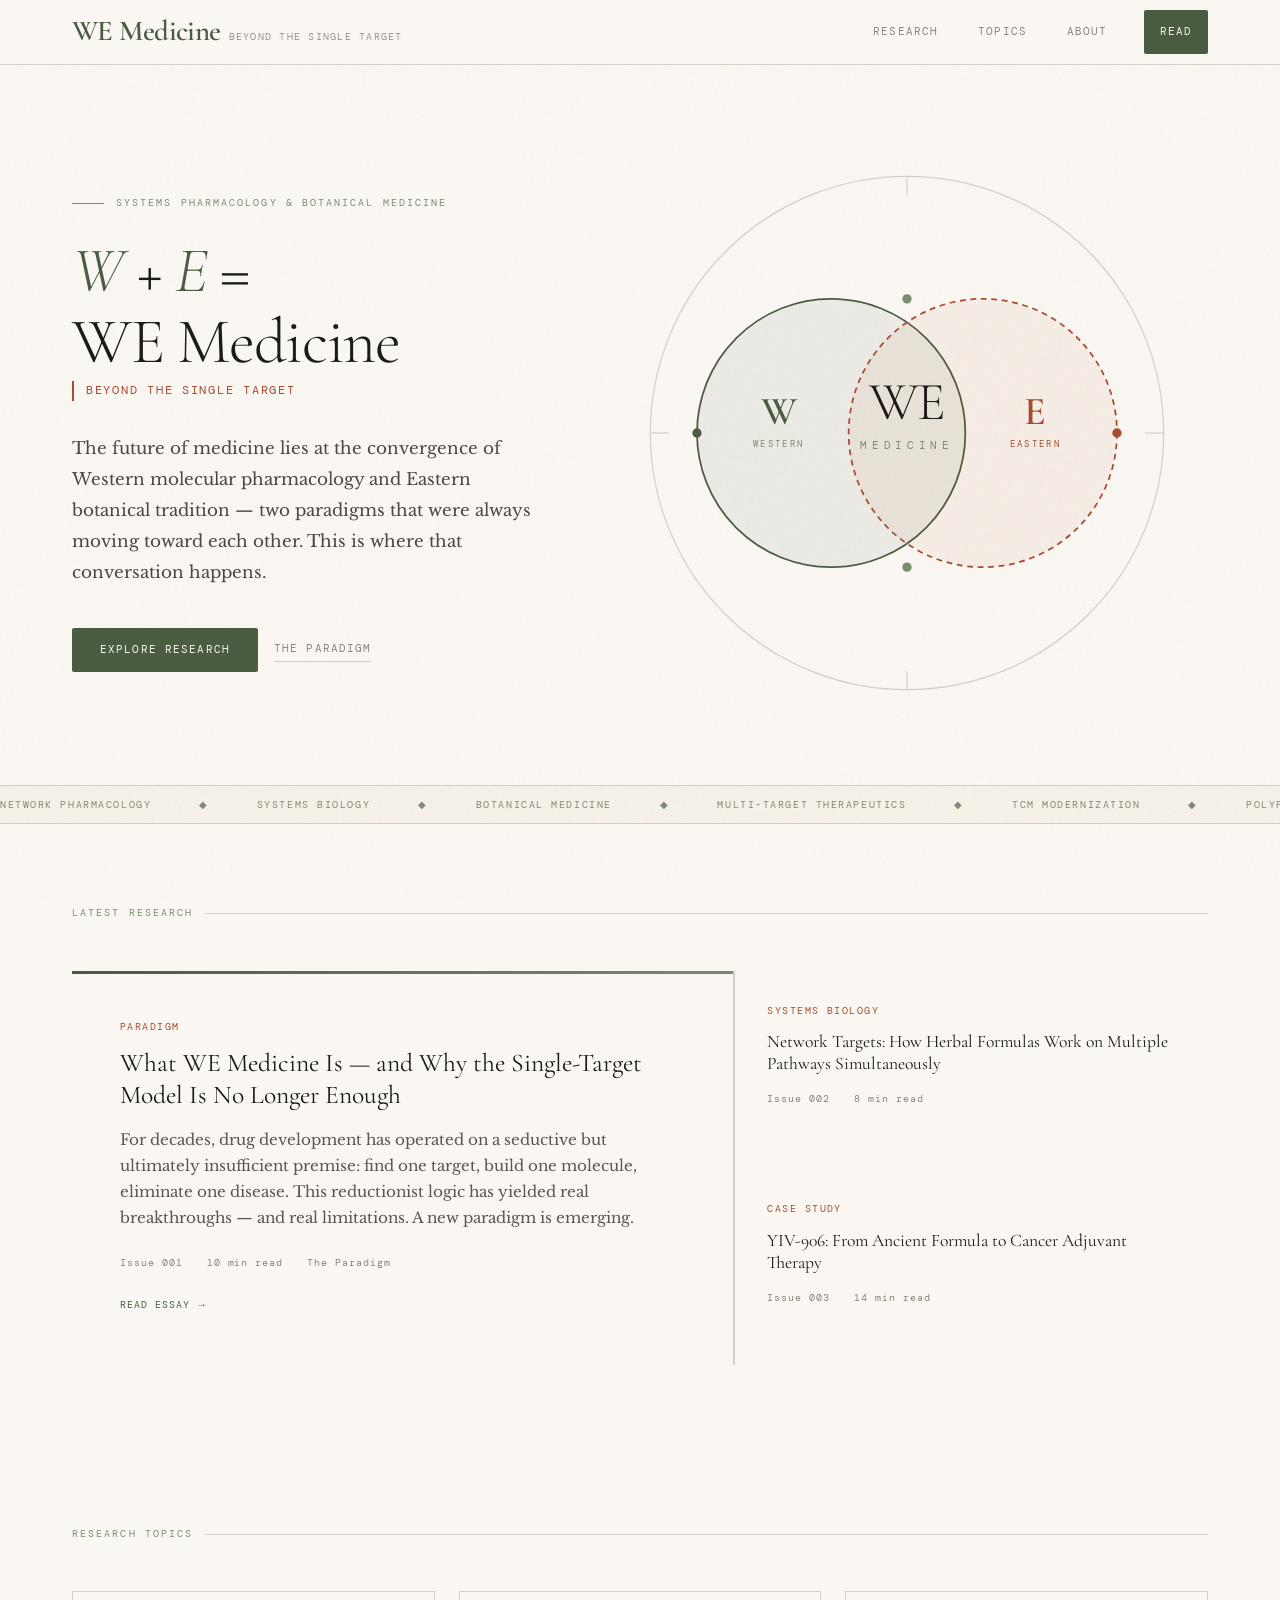
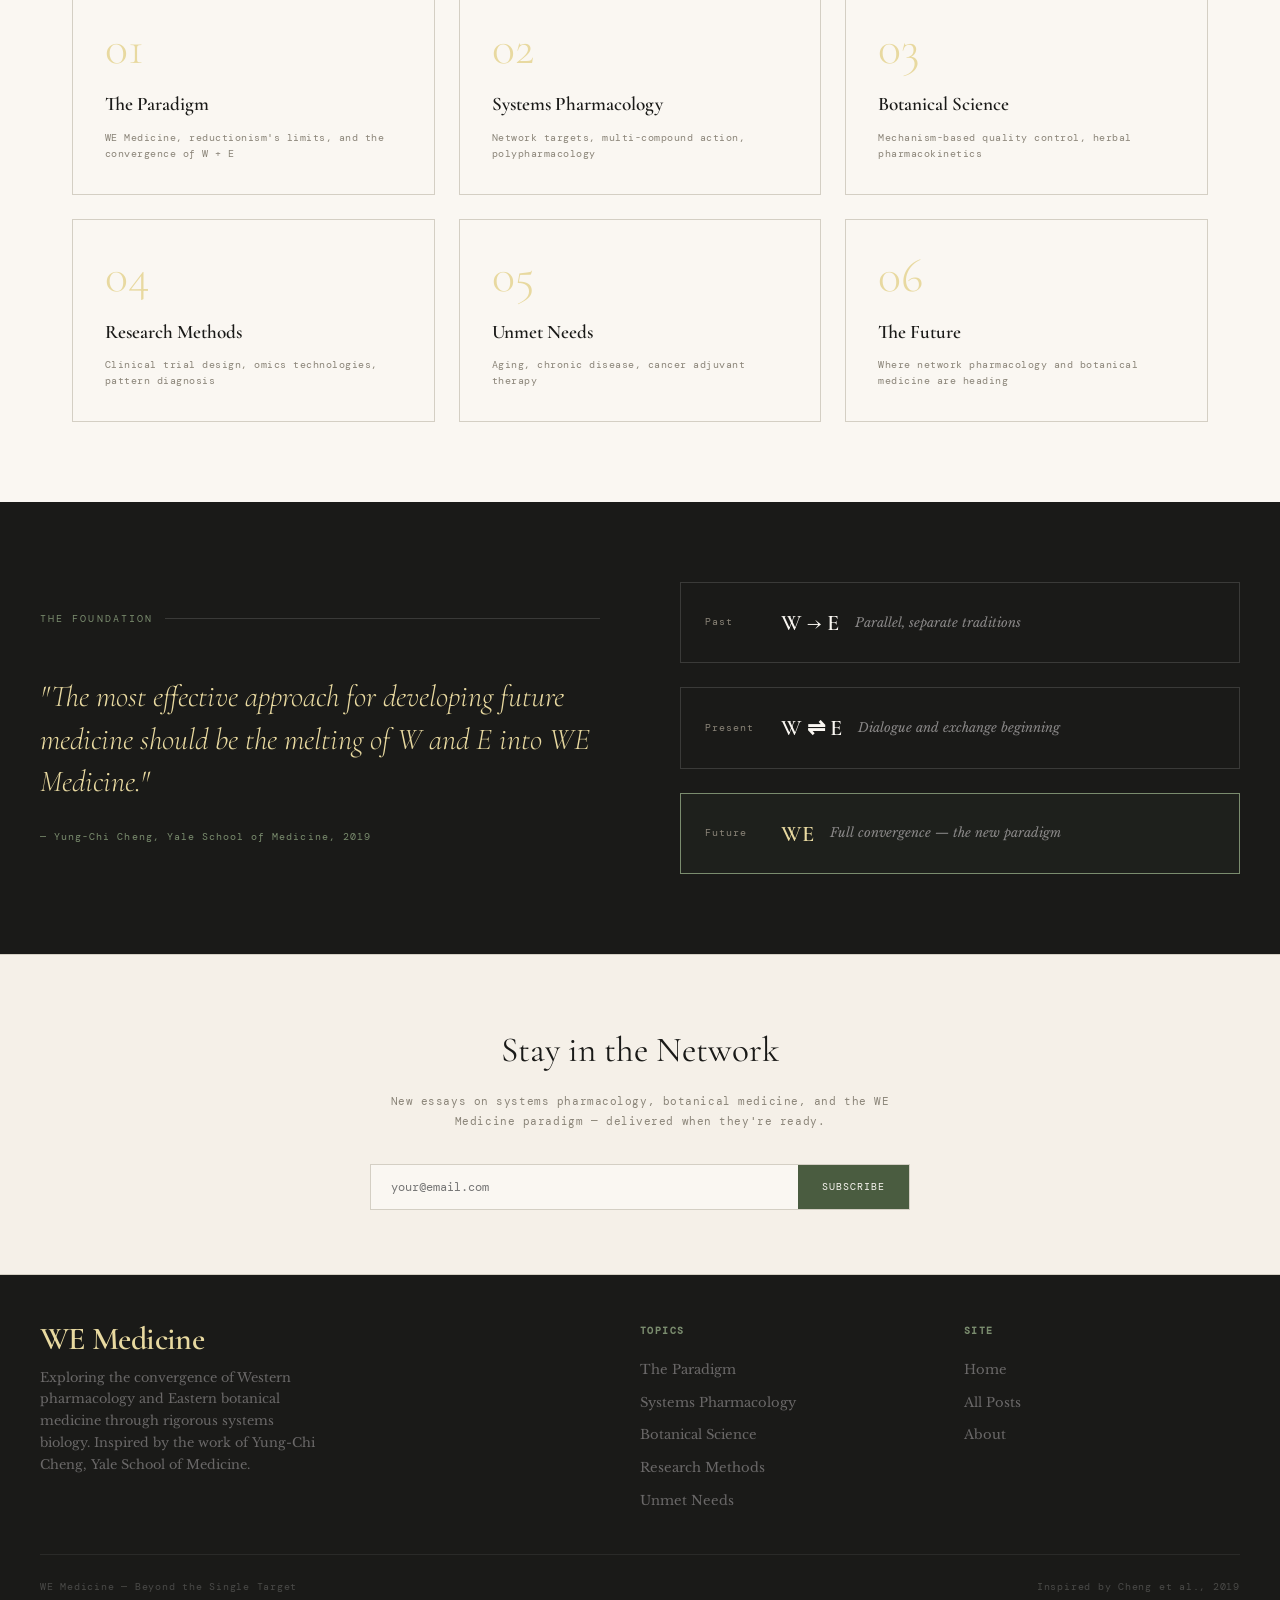
<file: index.html>
<!DOCTYPE html>
<html lang="en">
<head>
    <!-- Google tag (gtag.js) -->
  <script async src="https://www.googletagmanager.com/gtag/js?id=G-678SKH391W"></script>
  <script>
    window.dataLayer = window.dataLayer || [];
    function gtag(){dataLayer.push(arguments);}
    gtag('js', new Date());

    gtag('config', 'G-678SKH391W');
  </script>
  
  <meta charset="UTF-8">
  <meta name="viewport" content="width=device-width, initial-scale=1.0">
  <title>WE Medicine — Beyond the Single Target</title>
  <meta name="description" content="Exploring the convergence of Western pharmacology and Eastern botanical medicine through a systems biology lens.">
  <link rel="icon" type="image/png" href="assets/WE.png">
  <link rel="apple-touch-icon" href="assets/WE.png">
  <meta name="apple-mobile-web-app-capable" content="yes">
  <meta name="apple-mobile-web-app-status-bar-style" content="default">
  <link rel="stylesheet" href="style.css">
</head>
<body>

  <header>
    <div class="header-inner">
      <a href="index.html" class="logo">
        <span class="logo-we">WE Medicine</span>
        <span class="logo-rest">Beyond the Single Target</span>
      </a>
      <nav>
        <a href="blog.html">Research</a>
        <a href="index.html#topics">Topics</a>
        <a href="about.html">About</a>
        <a href="blog.html" class="nav-cta">Read</a>
      </nav>
    </div>
  </header>

  <!-- HERO -->
  <div class="hero">
    <div class="hero-text fade-in">
      <div class="hero-label">Systems Pharmacology & Botanical Medicine</div>
      <h1><em>W</em> + <em>E</em> =<br>WE Medicine</h1>
      <div class="hero-subtitle">Beyond the Single Target</div>
      <p class="hero-desc">
        The future of medicine lies at the convergence of Western molecular pharmacology
        and Eastern botanical tradition — two paradigms that were always moving toward
        each other. This is where that conversation happens.
      </p>
      <div class="hero-actions">
        <a href="blog.html" class="btn-primary">Explore Research</a>
        <a href="about.html" class="btn-secondary">The Paradigm</a>
      </div>
    </div>
    <div class="hero-visual">
      <div class="we-diagram">
        <svg viewBox="0 0 480 480" fill="none" xmlns="http://www.w3.org/2000/svg">
          <!-- Outer ring -->
          <circle cx="240" cy="240" r="220" stroke="#d4cfc4" stroke-width="1"/>
          <!-- W circle — center at 175, radius 110 -->
          <circle cx="175" cy="240" r="115" fill="#4a5c40" fill-opacity="0.08" stroke="#4a5c40" stroke-width="1.5"/>
          <!-- E circle — center at 305, radius 110 -->
          <circle cx="305" cy="240" r="115" fill="#a84b2f" fill-opacity="0.06" stroke="#a84b2f" stroke-width="1.5" stroke-dasharray="5 4"/>
          <!-- W label (left of intersection) -->
          <text x="130" y="232" text-anchor="middle" font-family="'Cormorant Garamond', serif" font-size="34" font-weight="600" fill="#4a5c40">W</text>
          <text x="130" y="252" text-anchor="middle" font-family="'DM Mono', monospace" font-size="8" fill="#7a8c6e" letter-spacing="2">WESTERN</text>
          <!-- E label (right of intersection) -->
          <text x="350" y="232" text-anchor="middle" font-family="'Cormorant Garamond', serif" font-size="34" font-weight="600" fill="#a84b2f">E</text>
          <text x="350" y="252" text-anchor="middle" font-family="'DM Mono', monospace" font-size="8" fill="#a84b2f" letter-spacing="2">EASTERN</text>
          <!-- WE + MEDICINE in intersection (x=240, between circles) -->
          <text x="240" y="228" text-anchor="middle" font-family="'Cormorant Garamond', serif" font-size="46" font-weight="300" fill="#1a1a18" letter-spacing="-1">WE</text>
          <text x="240" y="254" text-anchor="middle" font-family="'DM Mono', monospace" font-size="9" fill="#7a8c6e" letter-spacing="4">MEDICINE</text>
          <!-- Decorative ticks -->
          <line x1="240" y1="20" x2="240" y2="36" stroke="#d4cfc4" stroke-width="1"/>
          <line x1="240" y1="444" x2="240" y2="460" stroke="#d4cfc4" stroke-width="1"/>
          <line x1="20" y1="240" x2="36" y2="240" stroke="#d4cfc4" stroke-width="1"/>
          <line x1="444" y1="240" x2="460" y2="240" stroke="#d4cfc4" stroke-width="1"/>
          <!-- Small nodes -->
          <circle cx="240" cy="125" r="4" fill="#7a8c6e"/>
          <circle cx="240" cy="355" r="4" fill="#7a8c6e"/>
          <circle cx="60" cy="240" r="4" fill="#4a5c40"/>
          <circle cx="420" cy="240" r="4" fill="#a84b2f"/>
        </svg>
      </div>
    </div>
  </div>

  <!-- MARQUEE -->
  <div class="marquee-strip">
    <div class="marquee-track">
      <span>Network Pharmacology</span><span class="dot">◆</span>
      <span>Systems Biology</span><span class="dot">◆</span>
      <span>Botanical Medicine</span><span class="dot">◆</span>
      <span>Multi-Target Therapeutics</span><span class="dot">◆</span>
      <span>TCM Modernization</span><span class="dot">◆</span>
      <span>Polypharmacology</span><span class="dot">◆</span>
      <span>Herbal Pharmacokinetics</span><span class="dot">◆</span>
      <span>Evidence-Based Integration</span><span class="dot">◆</span>
      <span>YIV-906 Research</span><span class="dot">◆</span>
      <span>Unmet Clinical Needs</span><span class="dot">◆</span>
      <!-- duplicate for seamless loop -->
      <span>Network Pharmacology</span><span class="dot">◆</span>
      <span>Systems Biology</span><span class="dot">◆</span>
      <span>Botanical Medicine</span><span class="dot">◆</span>
      <span>Multi-Target Therapeutics</span><span class="dot">◆</span>
      <span>TCM Modernization</span><span class="dot">◆</span>
      <span>Polypharmacology</span><span class="dot">◆</span>
      <span>Herbal Pharmacokinetics</span><span class="dot">◆</span>
      <span>Evidence-Based Integration</span><span class="dot">◆</span>
      <span>YIV-906 Research</span><span class="dot">◆</span>
      <span>Unmet Clinical Needs</span><span class="dot">◆</span>
    </div>
  </div>

  <!-- FEATURED POSTS -->
  <section>
    <div class="section-label">Latest Research</div>
    <div class="featured-grid">
      <div class="featured-main">
        <div class="post-category">Paradigm</div>
        <a href="manifesto.html" class="post-title">What WE Medicine Is — and Why the Single-Target Model Is No Longer Enough</a>
        <p class="post-excerpt">
          For decades, drug development has operated on a seductive but ultimately insufficient premise: find one target, build one molecule, eliminate one disease. This reductionist logic has yielded real breakthroughs — and real limitations. A new paradigm is emerging.
        </p>
        <div class="post-meta">
          <span>Issue 001</span>
          <span>10 min read</span>
          <span>The Paradigm</span>
        </div>
        <a href="manifesto.html" class="read-more">Read essay</a>
      </div>
      <div class="featured-side">
        <div class="side-post">
          <div class="post-category">Systems Biology</div>
          <a href="post-002-network-targets.html" class="post-title">Network Targets: How Herbal Formulas Work on Multiple Pathways Simultaneously</a>
          <div class="post-meta"><span>Issue 002</span><span>8 min read</span></div>
        </div>
        <div class="side-post">
          <div class="post-category">Case Study</div>
          <a href="post3-yiv906.html" class="post-title">YIV-906: From Ancient Formula to Cancer Adjuvant Therapy</a>
          <div class="post-meta"><span>Issue 003</span><span>14 min read</span></div>
        </div>
      </div>
    </div>
  </section>

  <!-- TOPICS -->
  <section id="topics">
    <div class="section-label">Research Topics</div>
    <div class="topics-grid">
      <a href="blog.html" class="topic-card">
        <div class="topic-number">01</div>
        <div class="topic-name">The Paradigm</div>
        <div class="topic-desc">WE Medicine, reductionism's limits, and the convergence of W + E</div>
      </a>
      <a href="blog.html" class="topic-card">
        <div class="topic-number">02</div>
        <div class="topic-name">Systems Pharmacology</div>
        <div class="topic-desc">Network targets, multi-compound action, polypharmacology</div>
      </a>
      <a href="blog.html" class="topic-card">
        <div class="topic-number">03</div>
        <div class="topic-name">Botanical Science</div>
        <div class="topic-desc">Mechanism-based quality control, herbal pharmacokinetics</div>
      </a>
      <a href="blog.html" class="topic-card">
        <div class="topic-number">04</div>
        <div class="topic-name">Research Methods</div>
        <div class="topic-desc">Clinical trial design, omics technologies, pattern diagnosis</div>
      </a>
      <a href="blog.html" class="topic-card">
        <div class="topic-number">05</div>
        <div class="topic-name">Unmet Needs</div>
        <div class="topic-desc">Aging, chronic disease, cancer adjuvant therapy</div>
      </a>
      <a href="blog.html" class="topic-card">
        <div class="topic-number">06</div>
        <div class="topic-name">The Future</div>
        <div class="topic-desc">Where network pharmacology and botanical medicine are heading</div>
      </a>
    </div>
  </section>

  <!-- PARADIGM BLOCK -->
  <div class="paradigm-block">
    <div class="paradigm-inner">
      <div>
        <div class="section-label">The Foundation</div>
        <p class="paradigm-quote">"The most effective approach for developing future medicine should be the melting of W and E into WE Medicine."</p>
        <p class="paradigm-attribution">— Yung-Chi Cheng, Yale School of Medicine, 2019</p>
      </div>
      <div class="equation-display">
        <div class="eq-row">
          <span class="eq-label">Past</span>
          <span class="eq-value">W → E</span>
          <span class="eq-desc">Parallel, separate traditions</span>
        </div>
        <div class="eq-row">
          <span class="eq-label">Present</span>
          <span class="eq-value">W ⇌ E</span>
          <span class="eq-desc">Dialogue and exchange beginning</span>
        </div>
        <div class="eq-row active">
          <span class="eq-label">Future</span>
          <span class="eq-value">WE</span>
          <span class="eq-desc">Full convergence — the new paradigm</span>
        </div>
      </div>
    </div>
  </div>

  <!-- NEWSLETTER -->
  <div class="newsletter-section">
    <div class="newsletter-inner">
      <h2>Stay in the Network</h2>
      <p>New essays on systems pharmacology, botanical medicine, and the WE Medicine paradigm — delivered when they're ready.</p>
      <form class="newsletter-form" onsubmit="return false;">
        <input type="email" placeholder="your@email.com">
        <button type="submit">Subscribe</button>
      </form>
    </div>
  </div>

  <footer>
    <div class="footer-inner">
      <div class="footer-brand">
        <span class="logo-we">WE Medicine</span>
        <p>Exploring the convergence of Western pharmacology and Eastern botanical medicine through rigorous systems biology. Inspired by the work of Yung-Chi Cheng, Yale School of Medicine.</p>
      </div>
      <div class="footer-col">
        <h4>Topics</h4>
        <a href="blog.html">The Paradigm</a>
        <a href="blog.html">Systems Pharmacology</a>
        <a href="blog.html">Botanical Science</a>
        <a href="blog.html">Research Methods</a>
        <a href="blog.html">Unmet Needs</a>
      </div>
      <div class="footer-col">
        <h4>Site</h4>
        <a href="index.html">Home</a>
        <a href="blog.html">All Posts</a>
        <a href="about.html">About</a>
      </div>
    </div>
    <div class="footer-bottom">
      <p>WE Medicine — Beyond the Single Target</p>
      <p>Inspired by Cheng et al., 2019</p>
    </div>
  </footer>

  <script src="main.js"></script>
</body>
</html>
</file>
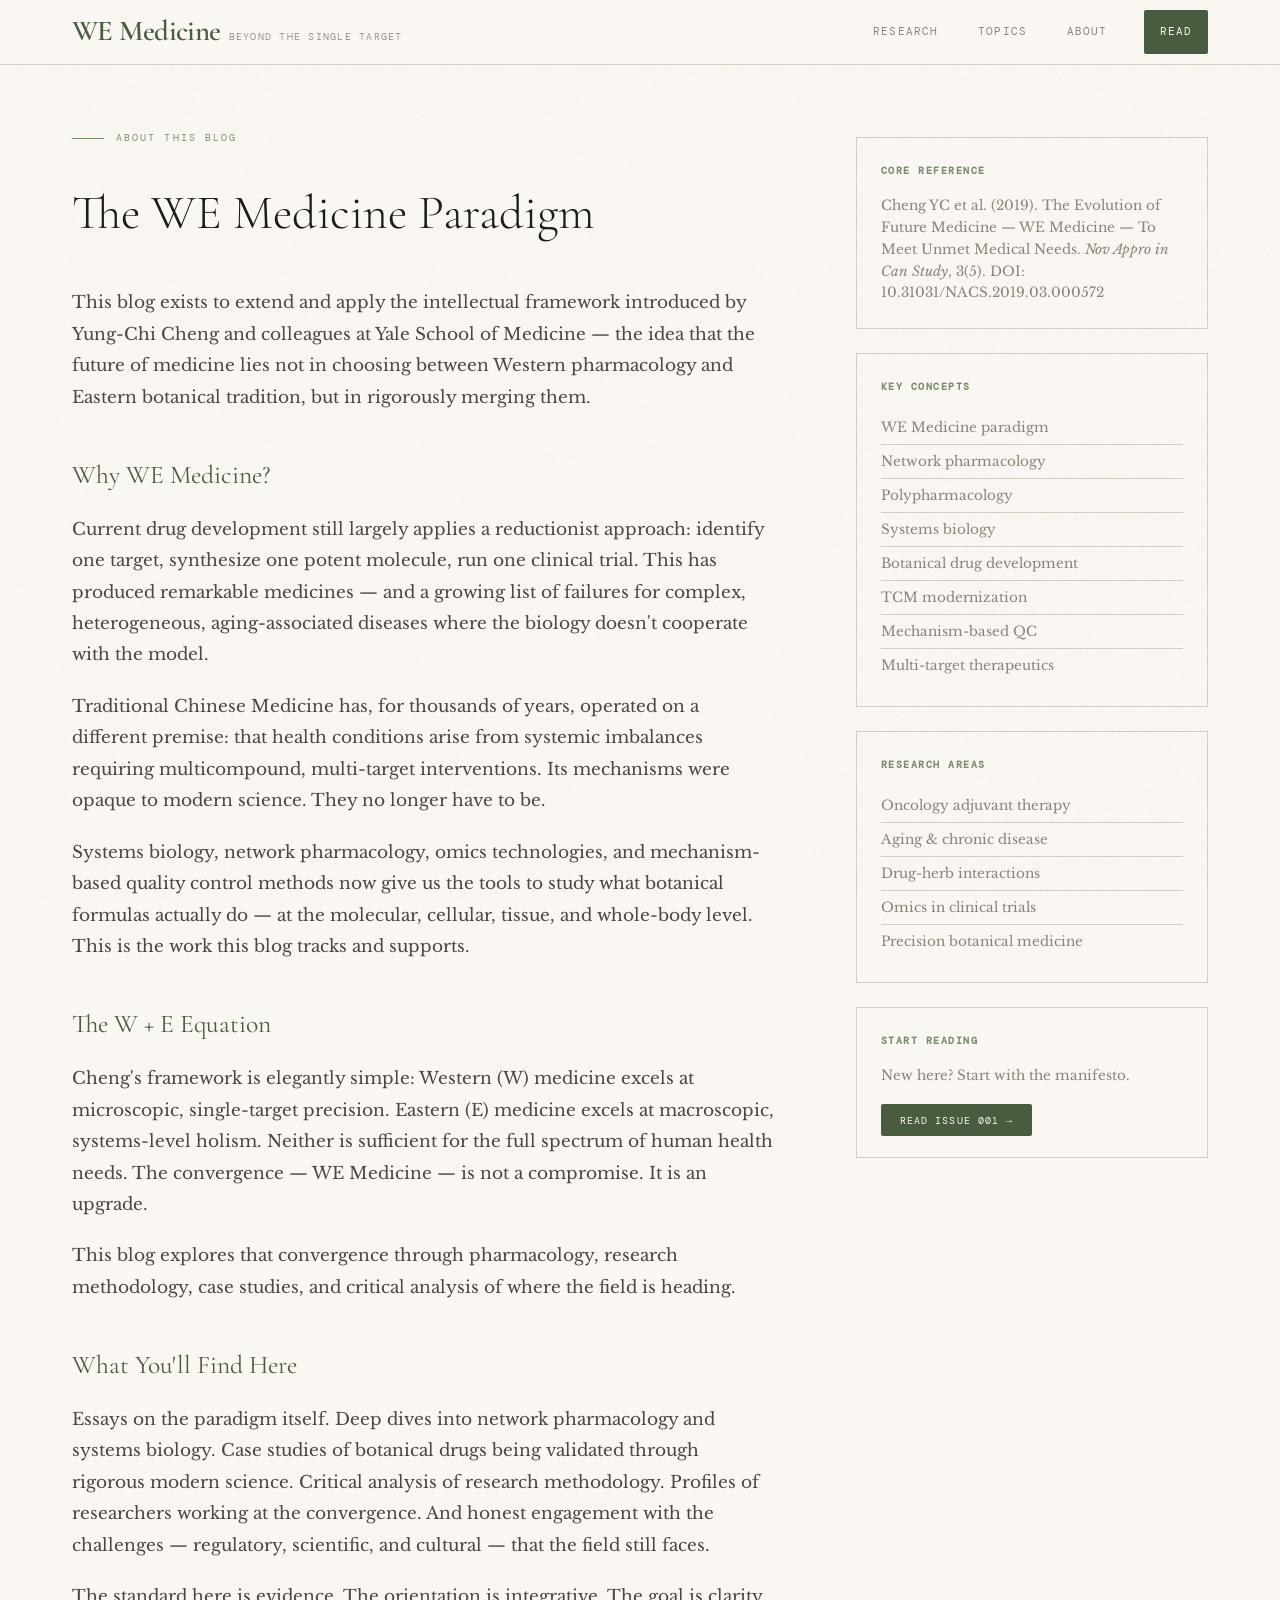
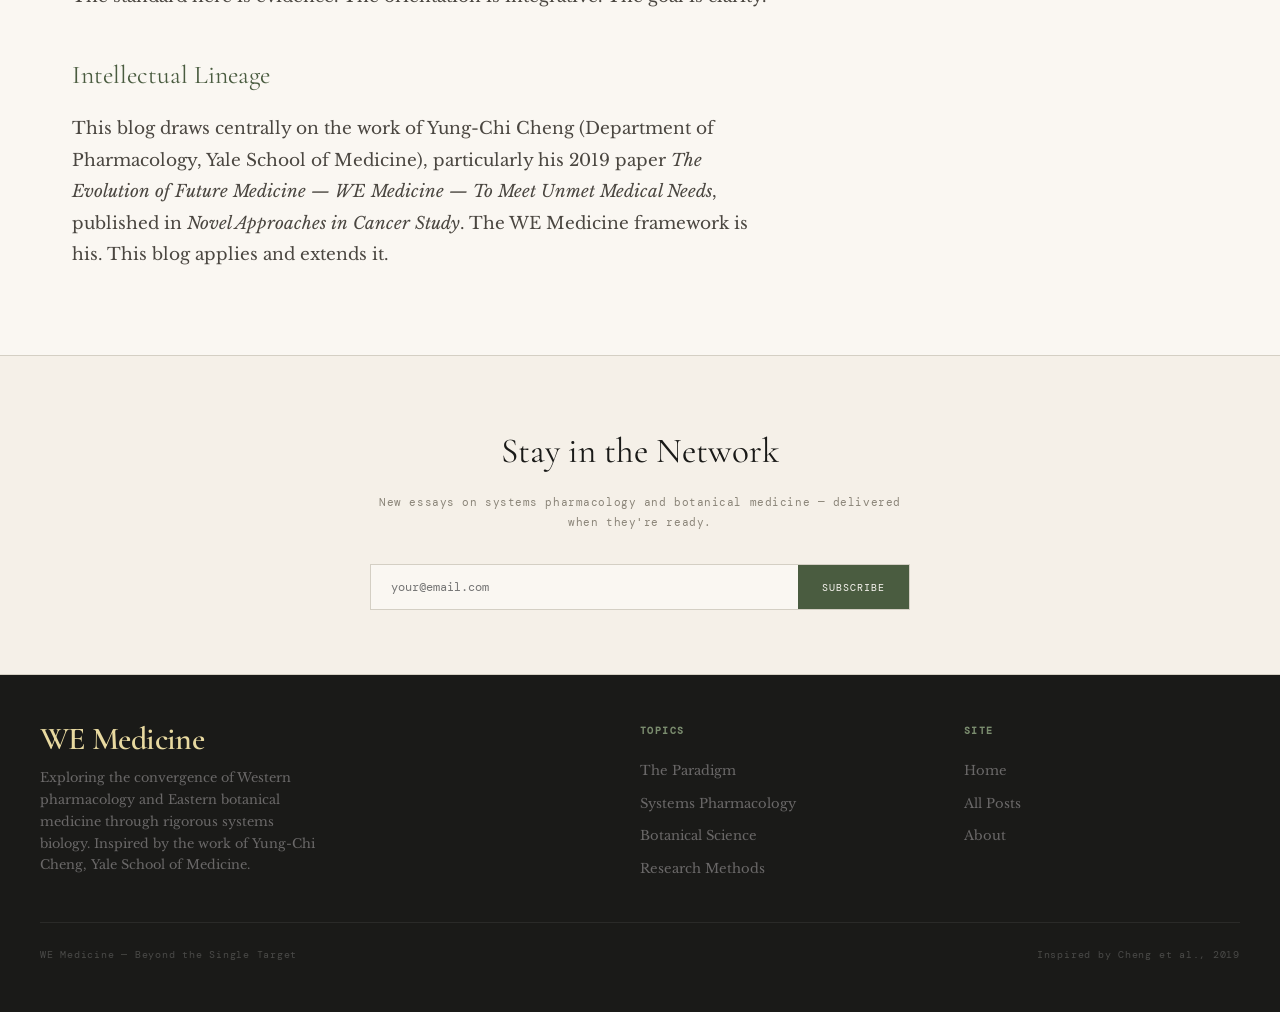
<file: about.html>
<!DOCTYPE html>
<html lang="en">
<head>
  <!-- Google tag (gtag.js) -->
  <script async src="https://www.googletagmanager.com/gtag/js?id=G-678SKH391W"></script>
  <script>
    window.dataLayer = window.dataLayer || [];
    function gtag(){dataLayer.push(arguments);}
    gtag('js', new Date());

    gtag('config', 'G-678SKH391W');
  </script>

  <link rel="icon" type="image/png" href="assets/WE.png">
  
  <meta charset="UTF-8">
  <meta name="viewport" content="width=device-width, initial-scale=1.0">
  <title>About — WE Medicine</title>
  <link rel="stylesheet" href="style.css">
</head>
<body>

  <header>
    <div class="header-inner">
      <a href="index.html" class="logo">
        <span class="logo-we">WE Medicine</span>
        <span class="logo-rest">Beyond the Single Target</span>
      </a>
      <nav>
        <a href="blog.html">Research</a>
        <a href="index.html#topics">Topics</a>
        <a href="about.html">About</a>
        <a href="blog.html" class="nav-cta">Read</a>
      </nav>
    </div>
  </header>

  <div class="about-layout">
    <div class="about-content">
      <div class="hero-label" style="margin-bottom:1.5rem;">About This Blog</div>
      <h1 class="fade-in">The WE Medicine Paradigm</h1>

      <p>
        This blog exists to extend and apply the intellectual framework introduced by
        Yung-Chi Cheng and colleagues at Yale School of Medicine — the idea that the future
        of medicine lies not in choosing between Western pharmacology and Eastern botanical
        tradition, but in rigorously merging them.
      </p>

      <h2>Why WE Medicine?</h2>
      <p>
        Current drug development still largely applies a reductionist approach: identify one
        target, synthesize one potent molecule, run one clinical trial. This has produced
        remarkable medicines — and a growing list of failures for complex, heterogeneous,
        aging-associated diseases where the biology doesn't cooperate with the model.
      </p>
      <p>
        Traditional Chinese Medicine has, for thousands of years, operated on a different
        premise: that health conditions arise from systemic imbalances requiring multicompound,
        multi-target interventions. Its mechanisms were opaque to modern science. They no
        longer have to be.
      </p>
      <p>
        Systems biology, network pharmacology, omics technologies, and mechanism-based
        quality control methods now give us the tools to study what botanical formulas actually
        do — at the molecular, cellular, tissue, and whole-body level. This is the work this
        blog tracks and supports.
      </p>

      <h2>The W + E Equation</h2>
      <p>
        Cheng's framework is elegantly simple: Western (W) medicine excels at microscopic,
        single-target precision. Eastern (E) medicine excels at macroscopic, systems-level
        holism. Neither is sufficient for the full spectrum of human health needs. The
        convergence — WE Medicine — is not a compromise. It is an upgrade.
      </p>
      <p>
        This blog explores that convergence through pharmacology, research methodology,
        case studies, and critical analysis of where the field is heading.
      </p>

      <h2>What You'll Find Here</h2>
      <p>
        Essays on the paradigm itself. Deep dives into network pharmacology and systems
        biology. Case studies of botanical drugs being validated through rigorous modern
        science. Critical analysis of research methodology. Profiles of researchers working
        at the convergence. And honest engagement with the challenges — regulatory, scientific,
        and cultural — that the field still faces.
      </p>
      <p>
        The standard here is evidence. The orientation is integrative. The goal is clarity.
      </p>

      <h2>Intellectual Lineage</h2>
      <p>
        This blog draws centrally on the work of Yung-Chi Cheng (Department of Pharmacology,
        Yale School of Medicine), particularly his 2019 paper <em>The Evolution of Future
        Medicine — WE Medicine — To Meet Unmet Medical Needs</em>, published in
        <em>Novel Approaches in Cancer Study</em>. The WE Medicine framework is his. This
        blog applies and extends it.
      </p>
    </div>

    <div class="about-sidebar">
      <div class="sidebar-block">
        <h3>Core Reference</h3>
        <p>Cheng YC et al. (2019). The Evolution of Future Medicine — WE Medicine — To Meet Unmet Medical Needs. <em>Nov Appro in Can Study</em>, 3(5). DOI: 10.31031/NACS.2019.03.000572</p>
      </div>

      <div class="sidebar-block">
        <h3>Key Concepts</h3>
        <ul>
          <li>WE Medicine paradigm</li>
          <li>Network pharmacology</li>
          <li>Polypharmacology</li>
          <li>Systems biology</li>
          <li>Botanical drug development</li>
          <li>TCM modernization</li>
          <li>Mechanism-based QC</li>
          <li>Multi-target therapeutics</li>
        </ul>
      </div>

      <div class="sidebar-block">
        <h3>Research Areas</h3>
        <ul>
          <li>Oncology adjuvant therapy</li>
          <li>Aging & chronic disease</li>
          <li>Drug-herb interactions</li>
          <li>Omics in clinical trials</li>
          <li>Precision botanical medicine</li>
        </ul>
      </div>

      <div class="sidebar-block">
        <h3>Start Reading</h3>
        <p style="margin-bottom:1rem;">New here? Start with the manifesto.</p>
        <a href="manifesto.html" class="btn-primary" style="font-size:0.65rem; padding: 0.6rem 1.2rem;">Read Issue 001 →</a>
      </div>
    </div>
  </div>

  <div class="newsletter-section">
    <div class="newsletter-inner">
      <h2>Stay in the Network</h2>
      <p>New essays on systems pharmacology and botanical medicine — delivered when they're ready.</p>
      <form class="newsletter-form" onsubmit="return false;">
        <input type="email" placeholder="your@email.com">
        <button type="submit">Subscribe</button>
      </form>
    </div>
  </div>

  <footer>
    <div class="footer-inner">
      <div class="footer-brand">
        <span class="logo-we">WE Medicine</span>
        <p>Exploring the convergence of Western pharmacology and Eastern botanical medicine through rigorous systems biology. Inspired by the work of Yung-Chi Cheng, Yale School of Medicine.</p>
      </div>
      <div class="footer-col">
        <h4>Topics</h4>
        <a href="blog.html">The Paradigm</a>
        <a href="blog.html">Systems Pharmacology</a>
        <a href="blog.html">Botanical Science</a>
        <a href="blog.html">Research Methods</a>
      </div>
      <div class="footer-col">
        <h4>Site</h4>
        <a href="index.html">Home</a>
        <a href="blog.html">All Posts</a>
        <a href="about.html">About</a>
      </div>
    </div>
    <div class="footer-bottom">
      <p>WE Medicine — Beyond the Single Target</p>
      <p>Inspired by Cheng et al., 2019</p>
    </div>
  </footer>

  <script src="main.js"></script>
</body>
</html>
</file>
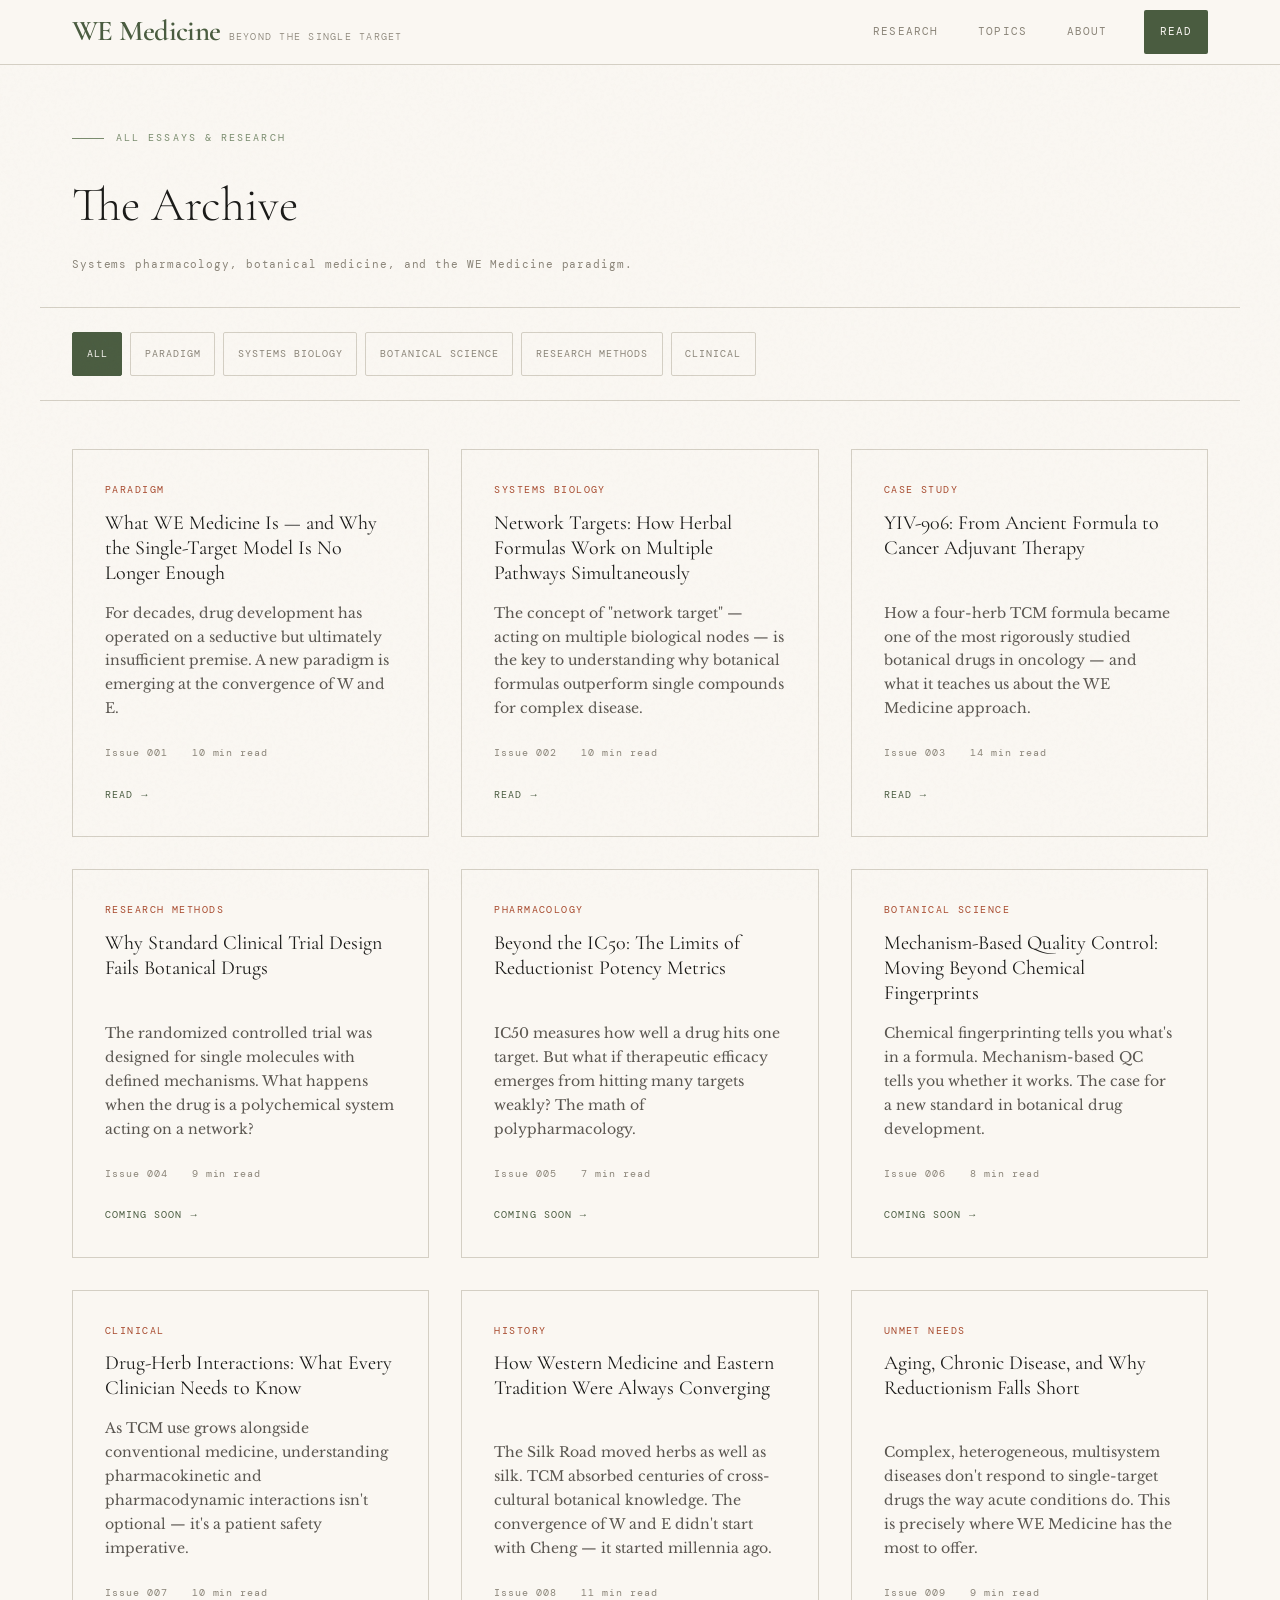
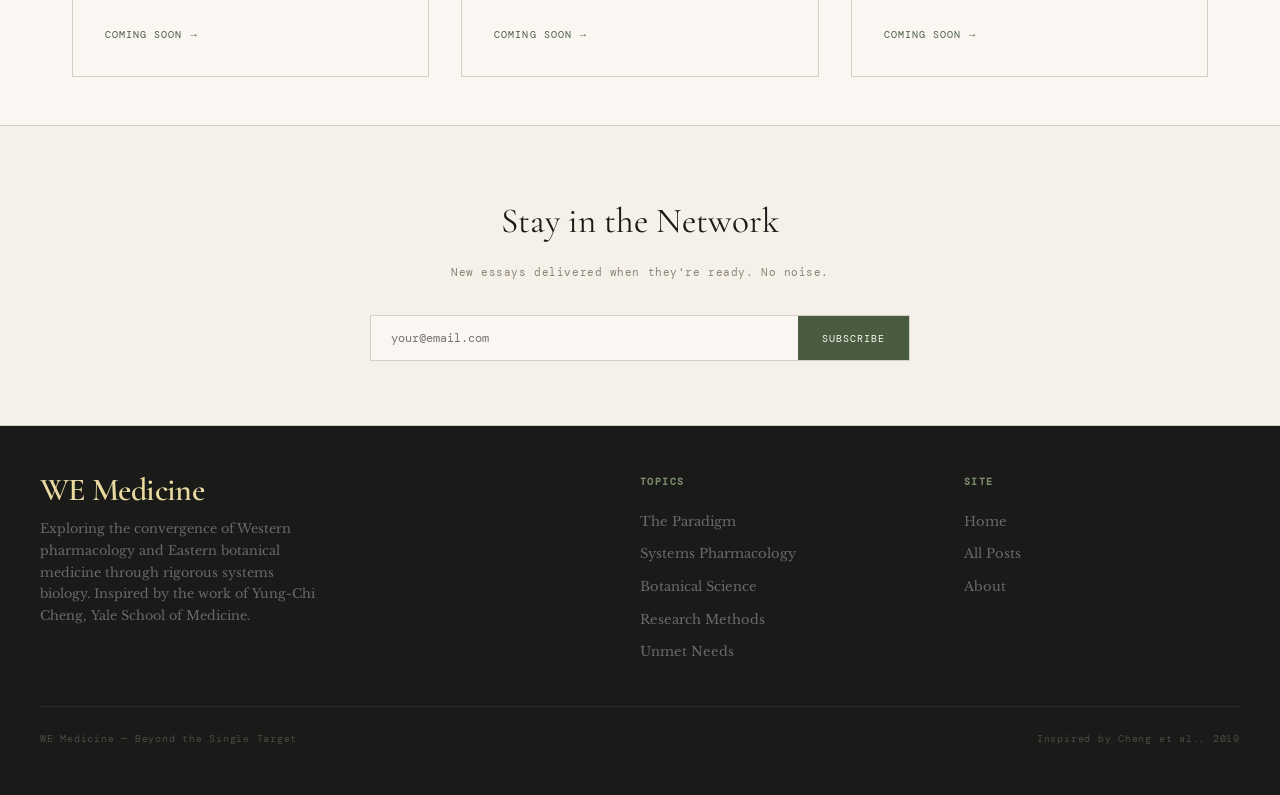
<file: blog.html>
<!DOCTYPE html>
<html lang="en">
<head>
    <!-- Google tag (gtag.js) -->
  <script async src="https://www.googletagmanager.com/gtag/js?id=G-678SKH391W"></script>
  <script>
    window.dataLayer = window.dataLayer || [];
    function gtag(){dataLayer.push(arguments);}
    gtag('js', new Date());

    gtag('config', 'G-678SKH391W');
  </script>

  <link rel="icon" type="image/png" href="assets/WE.png">
  
  <meta charset="UTF-8">
  <meta name="viewport" content="width=device-width, initial-scale=1.0">
  <title>Research — WE Medicine</title>
  <link rel="stylesheet" href="style.css">
</head>
<body>

  <header>
    <div class="header-inner">
      <a href="index.html" class="logo">
        <span class="logo-we">WE Medicine</span>
        <span class="logo-rest">Beyond the Single Target</span>
      </a>
      <nav>
        <a href="blog.html">Research</a>
        <a href="index.html#topics">Topics</a>
        <a href="about.html">About</a>
        <a href="blog.html" class="nav-cta">Read</a>
      </nav>
    </div>
  </header>

  <div class="page-hero">
    <div class="hero-label" style="margin-bottom:1rem;">All Essays & Research</div>
    <h1 class="fade-in">The Archive</h1>
    <p>Systems pharmacology, botanical medicine, and the WE Medicine paradigm.</p>
  </div>

  <div class="filter-bar">
    <button class="filter-btn active" data-filter="all">All</button>
    <button class="filter-btn" data-filter="paradigm">Paradigm</button>
    <button class="filter-btn" data-filter="systems">Systems Biology</button>
    <button class="filter-btn" data-filter="botanical">Botanical Science</button>
    <button class="filter-btn" data-filter="methods">Research Methods</button>
    <button class="filter-btn" data-filter="clinical">Clinical</button>
  </div>

  <div class="posts-grid">

    <div class="post-card" data-category="paradigm">
      <div class="post-category">Paradigm</div>
      <a href="manifesto.html" class="post-title">What WE Medicine Is — and Why the Single-Target Model Is No Longer Enough</a>
      <p class="post-excerpt">For decades, drug development has operated on a seductive but ultimately insufficient premise. A new paradigm is emerging at the convergence of W and E.</p>
      <div class="post-meta"><span>Issue 001</span><span>10 min read</span></div>
      <a href="manifesto.html" class="read-more">Read</a>
    </div>

    <div class="post-card" data-category="systems">
      <div class="post-category">Systems Biology</div>
      <a href="post-002-network-targets.html" class="post-title">Network Targets: How Herbal Formulas Work on Multiple Pathways Simultaneously</a>
      <p class="post-excerpt">The concept of "network target" — acting on multiple biological nodes — is the key to understanding why botanical formulas outperform single compounds for complex disease.</p>
      <div class="post-meta"><span>Issue 002</span><span>10 min read</span></div>
      <a href="post-002-network-targets.html" class="read-more">Read</a>
    </div>

    <div class="post-card" data-category="botanical">
      <div class="post-category">Case Study</div>
      <a href="post3-yiv906.html" class="post-title">YIV-906: From Ancient Formula to Cancer Adjuvant Therapy</a>
      <p class="post-excerpt">How a four-herb TCM formula became one of the most rigorously studied botanical drugs in oncology — and what it teaches us about the WE Medicine approach.</p>
      <div class="post-meta"><span>Issue 003</span><span>14 min read</span></div>
      <a href="post3-yiv906.html" class="read-more">Read</a>
    </div>

    <div class="post-card" data-category="methods">
      <div class="post-category">Research Methods</div>
      <a href="blog.html" class="post-title">Why Standard Clinical Trial Design Fails Botanical Drugs</a>
      <p class="post-excerpt">The randomized controlled trial was designed for single molecules with defined mechanisms. What happens when the drug is a polychemical system acting on a network?</p>
      <div class="post-meta"><span>Issue 004</span><span>9 min read</span></div>
      <a href="blog.html" class="read-more">Coming soon</a>
    </div>

    <div class="post-card" data-category="systems">
      <div class="post-category">Pharmacology</div>
      <a href="blog.html" class="post-title">Beyond the IC50: The Limits of Reductionist Potency Metrics</a>
      <p class="post-excerpt">IC50 measures how well a drug hits one target. But what if therapeutic efficacy emerges from hitting many targets weakly? The math of polypharmacology.</p>
      <div class="post-meta"><span>Issue 005</span><span>7 min read</span></div>
      <a href="blog.html" class="read-more">Coming soon</a>
    </div>

    <div class="post-card" data-category="botanical">
      <div class="post-category">Botanical Science</div>
      <a href="blog.html" class="post-title">Mechanism-Based Quality Control: Moving Beyond Chemical Fingerprints</a>
      <p class="post-excerpt">Chemical fingerprinting tells you what's in a formula. Mechanism-based QC tells you whether it works. The case for a new standard in botanical drug development.</p>
      <div class="post-meta"><span>Issue 006</span><span>8 min read</span></div>
      <a href="blog.html" class="read-more">Coming soon</a>
    </div>

    <div class="post-card" data-category="clinical">
      <div class="post-category">Clinical</div>
      <a href="blog.html" class="post-title">Drug-Herb Interactions: What Every Clinician Needs to Know</a>
      <p class="post-excerpt">As TCM use grows alongside conventional medicine, understanding pharmacokinetic and pharmacodynamic interactions isn't optional — it's a patient safety imperative.</p>
      <div class="post-meta"><span>Issue 007</span><span>10 min read</span></div>
      <a href="blog.html" class="read-more">Coming soon</a>
    </div>

    <div class="post-card" data-category="paradigm">
      <div class="post-category">History</div>
      <a href="blog.html" class="post-title">How Western Medicine and Eastern Tradition Were Always Converging</a>
      <p class="post-excerpt">The Silk Road moved herbs as well as silk. TCM absorbed centuries of cross-cultural botanical knowledge. The convergence of W and E didn't start with Cheng — it started millennia ago.</p>
      <div class="post-meta"><span>Issue 008</span><span>11 min read</span></div>
      <a href="blog.html" class="read-more">Coming soon</a>
    </div>

    <div class="post-card" data-category="clinical">
      <div class="post-category">Unmet Needs</div>
      <a href="blog.html" class="post-title">Aging, Chronic Disease, and Why Reductionism Falls Short</a>
      <p class="post-excerpt">Complex, heterogeneous, multisystem diseases don't respond to single-target drugs the way acute conditions do. This is precisely where WE Medicine has the most to offer.</p>
      <div class="post-meta"><span>Issue 009</span><span>9 min read</span></div>
      <a href="blog.html" class="read-more">Coming soon</a>
    </div>

  </div>

  <div class="newsletter-section">
    <div class="newsletter-inner">
      <h2>Stay in the Network</h2>
      <p>New essays delivered when they're ready. No noise.</p>
      <form class="newsletter-form" onsubmit="return false;">
        <input type="email" placeholder="your@email.com">
        <button type="submit">Subscribe</button>
      </form>
    </div>
  </div>

  <footer>
    <div class="footer-inner">
      <div class="footer-brand">
        <span class="logo-we">WE Medicine</span>
        <p>Exploring the convergence of Western pharmacology and Eastern botanical medicine through rigorous systems biology. Inspired by the work of Yung-Chi Cheng, Yale School of Medicine.</p>
      </div>
      <div class="footer-col">
        <h4>Topics</h4>
        <a href="blog.html">The Paradigm</a>
        <a href="blog.html">Systems Pharmacology</a>
        <a href="blog.html">Botanical Science</a>
        <a href="blog.html">Research Methods</a>
        <a href="blog.html">Unmet Needs</a>
      </div>
      <div class="footer-col">
        <h4>Site</h4>
        <a href="index.html">Home</a>
        <a href="blog.html">All Posts</a>
        <a href="about.html">About</a>
      </div>
    </div>
    <div class="footer-bottom">
      <p>WE Medicine — Beyond the Single Target</p>
      <p>Inspired by Cheng et al., 2019</p>
    </div>
  </footer>

  <script src="main.js"></script>
</body>
</html>
</file>
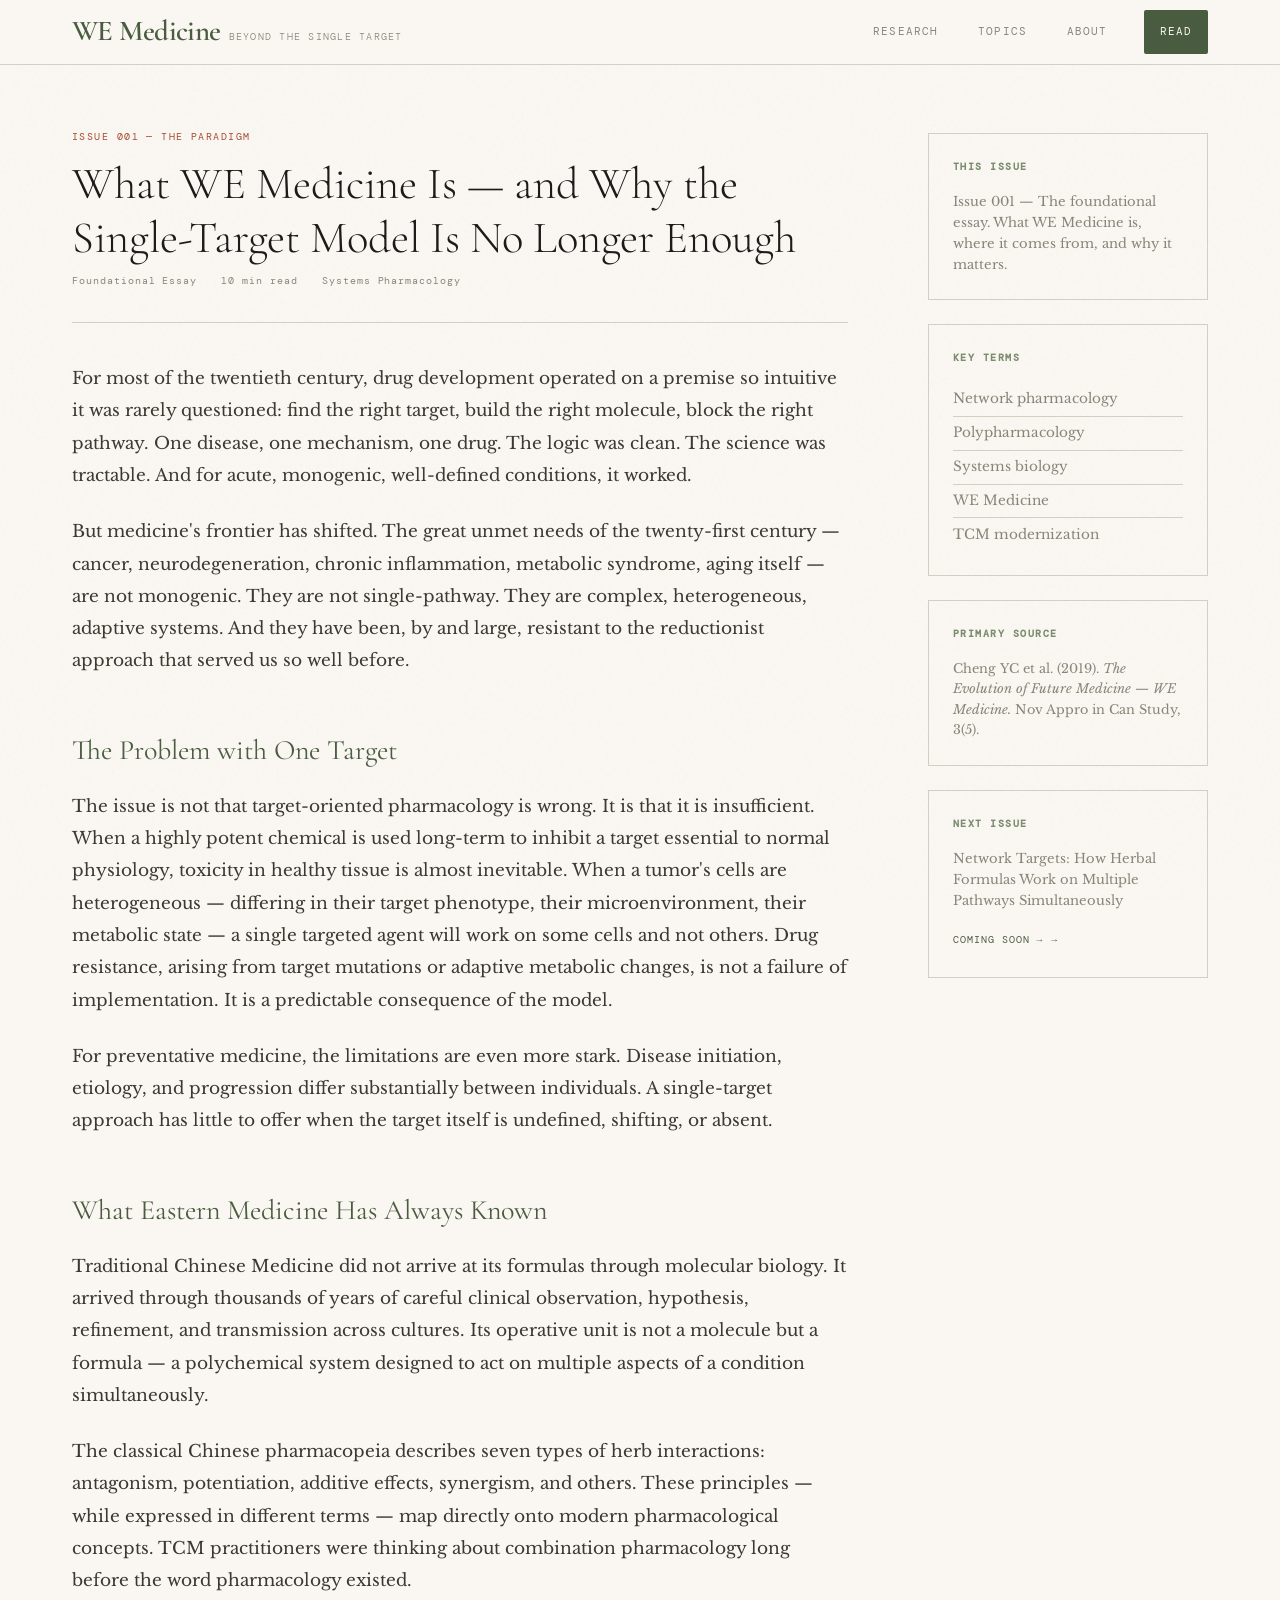
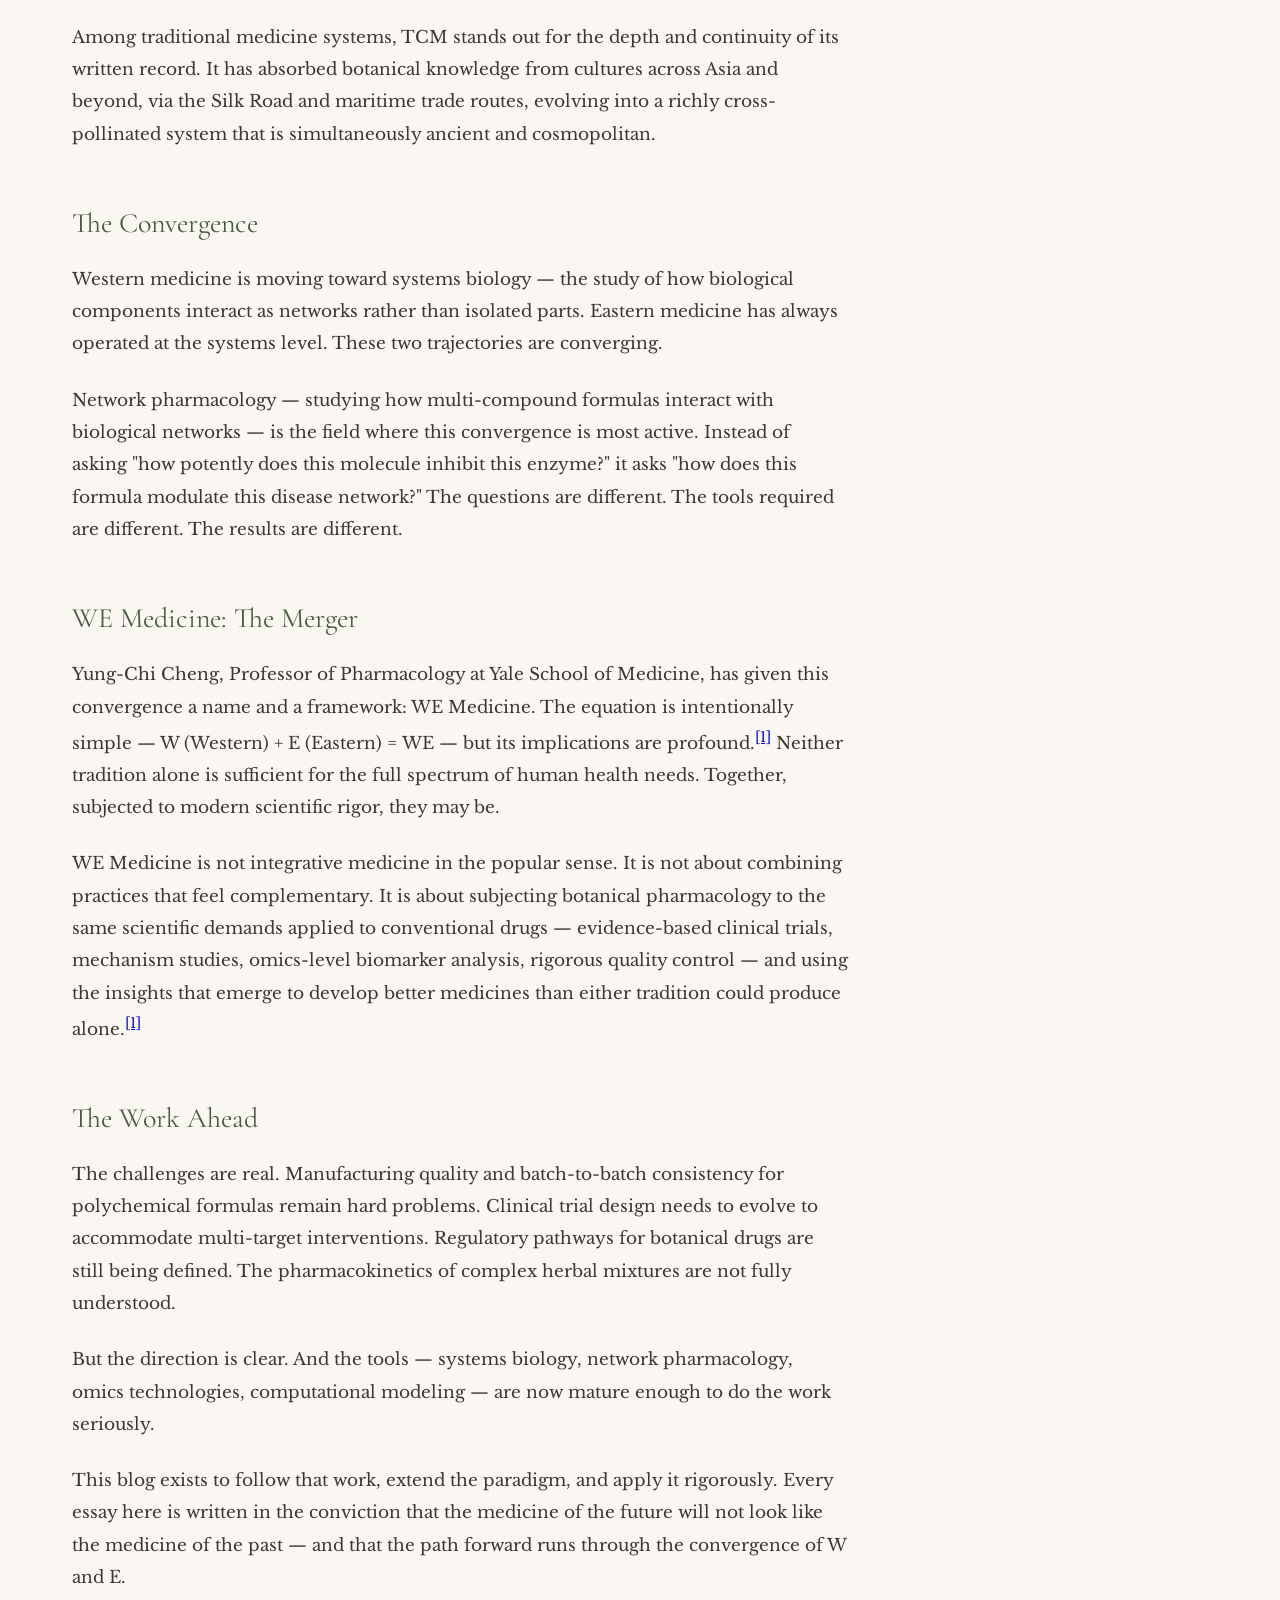
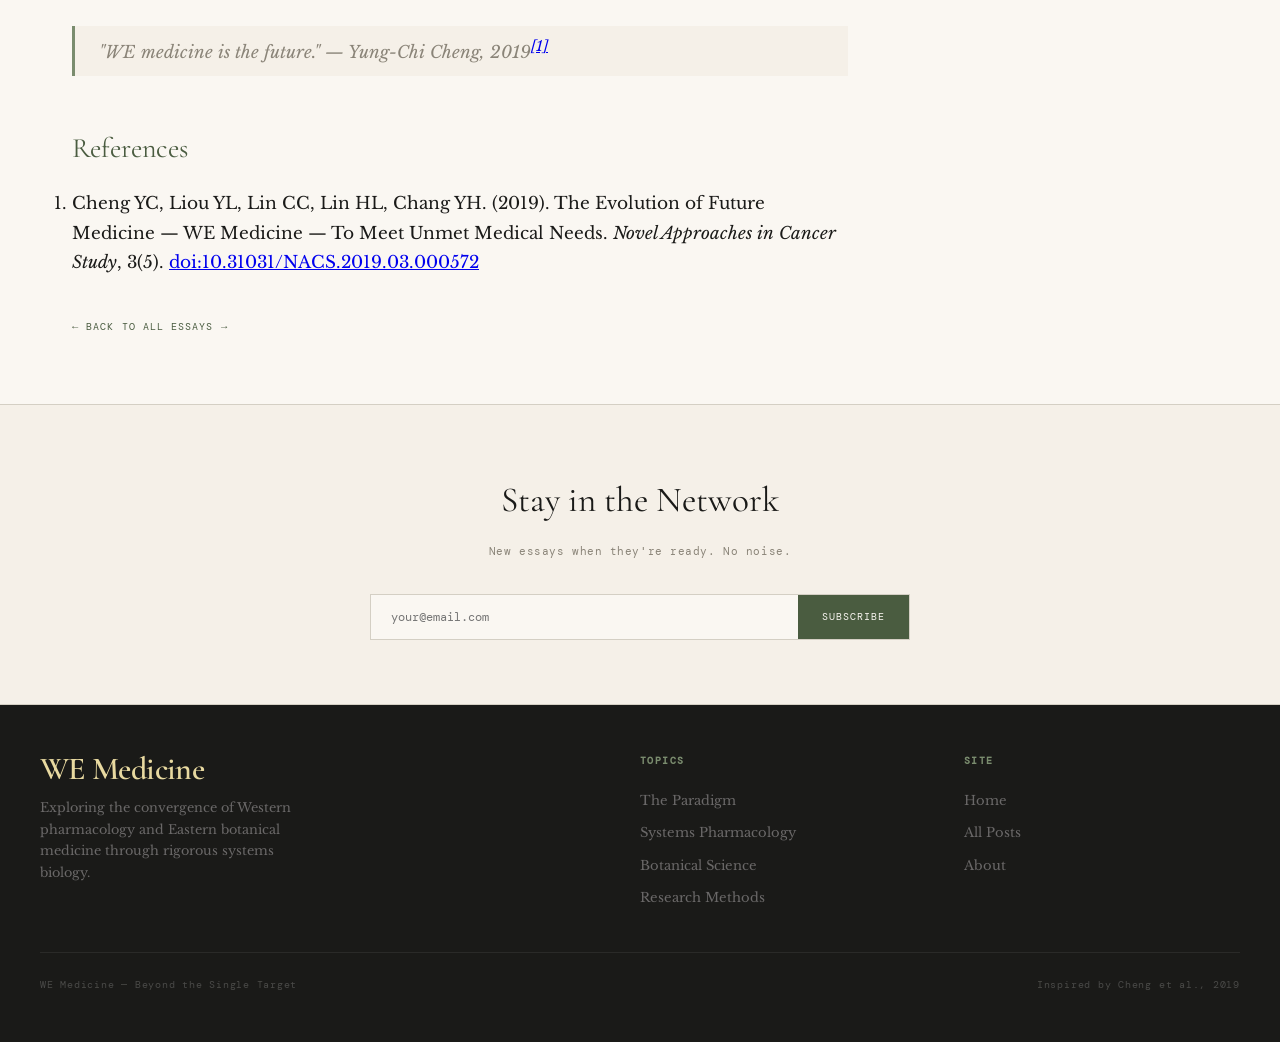
<file: manifesto.html>
<!DOCTYPE html>
<html lang="en">
<head>
    <!-- Google tag (gtag.js) -->
  <script async src="https://www.googletagmanager.com/gtag/js?id=G-678SKH391W"></script>
  <script>
    window.dataLayer = window.dataLayer || [];
    function gtag(){dataLayer.push(arguments);}
    gtag('js', new Date());

    gtag('config', 'G-678SKH391W');
  </script>
  
  <meta charset="UTF-8">
  <meta name="viewport" content="width=device-width, initial-scale=1.0">
  <title>What WE Medicine Is — WE Medicine</title>
  <link rel="stylesheet" href="style.css">
  <link rel="icon" type="image/png" href="assets/WE.png">
</head>
<body>

  <header>
    <div class="header-inner">
      <a href="index.html" class="logo">
        <span class="logo-we">WE Medicine</span>
        <span class="logo-rest">Beyond the Single Target</span>
      </a>
      <nav>
        <a href="blog.html">Research</a>
        <a href="topics.html">Topics</a>
        <a href="about.html">About</a>
        <a href="blog.html" class="nav-cta">Read</a>
      </nav>
    </div>
  </header>

  <div class="post-layout">
    <article class="post-body">
      <div class="post-category">Issue 001 — The Paradigm</div>
      <h1 class="fade-in">What WE Medicine Is — and Why the Single-Target Model Is No Longer Enough</h1>
      <div class="post-meta">
        <span>Foundational Essay</span>
        <span>10 min read</span>
        <span>Systems Pharmacology</span>
      </div>

      <p>
        For most of the twentieth century, drug development operated on a premise so intuitive
        it was rarely questioned: find the right target, build the right molecule, block the right
        pathway. One disease, one mechanism, one drug. The logic was clean. The science was
        tractable. And for acute, monogenic, well-defined conditions, it worked.
      </p>

      <p>
        But medicine's frontier has shifted. The great unmet needs of the twenty-first century
        — cancer, neurodegeneration, chronic inflammation, metabolic syndrome, aging itself —
        are not monogenic. They are not single-pathway. They are complex, heterogeneous,
        adaptive systems. And they have been, by and large, resistant to the reductionist
        approach that served us so well before.
      </p>

      <h2>The Problem with One Target</h2>

      <p>
        The issue is not that target-oriented pharmacology is wrong. It is that it is
        insufficient. When a highly potent chemical is used long-term to inhibit a target
        essential to normal physiology, toxicity in healthy tissue is almost inevitable.
        When a tumor's cells are heterogeneous — differing in their target phenotype, their
        microenvironment, their metabolic state — a single targeted agent will work on some
        cells and not others. Drug resistance, arising from target mutations or adaptive
        metabolic changes, is not a failure of implementation. It is a predictable consequence
        of the model.
      </p>

      <p>
        For preventative medicine, the limitations are even more stark. Disease initiation,
        etiology, and progression differ substantially between individuals. A single-target
        approach has little to offer when the target itself is undefined, shifting, or absent.
      </p>

      <h2>What Eastern Medicine Has Always Known</h2>

      <p>
        Traditional Chinese Medicine did not arrive at its formulas through molecular biology.
        It arrived through thousands of years of careful clinical observation, hypothesis,
        refinement, and transmission across cultures. Its operative unit is not a molecule
        but a formula — a polychemical system designed to act on multiple aspects of a
        condition simultaneously.
      </p>

      <p>
        The classical Chinese pharmacopeia describes seven types of herb interactions:
        antagonism, potentiation, additive effects, synergism, and others. These principles
        — while expressed in different terms — map directly onto modern pharmacological
        concepts. TCM practitioners were thinking about combination pharmacology long before
        the word pharmacology existed.
      </p>

      <p>
        Among traditional medicine systems, TCM stands out for the depth and continuity of
        its written record. It has absorbed botanical knowledge from cultures across Asia and
        beyond, via the Silk Road and maritime trade routes, evolving into a richly
        cross-pollinated system that is simultaneously ancient and cosmopolitan.
      </p>

      <h2>The Convergence</h2>

      <p>
        Western medicine is moving toward systems biology — the study of how biological
        components interact as networks rather than isolated parts. Eastern medicine has
        always operated at the systems level. These two trajectories are converging.
      </p>

      <p>
        Network pharmacology — studying how multi-compound formulas interact with biological
        networks — is the field where this convergence is most active. Instead of asking
        "how potently does this molecule inhibit this enzyme?" it asks "how does this
        formula modulate this disease network?" The questions are different. The tools
        required are different. The results are different.
      </p>

      <h2>WE Medicine: The Merger</h2>

      <p>
        Yung-Chi Cheng, Professor of Pharmacology at Yale School of Medicine, has given this
        convergence a name and a framework: WE Medicine. The equation is intentionally simple —
        W (Western) + E (Eastern) = WE — but its implications are profound.<sup class="cite"><a href="#ref-1">[1]</a></sup> Neither tradition
        alone is sufficient for the full spectrum of human health needs. Together, subjected
        to modern scientific rigor, they may be.
      </p>

      <p>
        WE Medicine is not integrative medicine in the popular sense. It is not about
        combining practices that feel complementary. It is about subjecting botanical
        pharmacology to the same scientific demands applied to conventional drugs —
        evidence-based clinical trials, mechanism studies, omics-level biomarker analysis,
        rigorous quality control — and using the insights that emerge to develop better
        medicines than either tradition could produce alone.<sup class="cite"><a href="#ref-1">[1]</a></sup>
      </p>

      <h2>The Work Ahead</h2>

      <p>
        The challenges are real. Manufacturing quality and batch-to-batch consistency
        for polychemical formulas remain hard problems. Clinical trial design needs
        to evolve to accommodate multi-target interventions. Regulatory pathways for
        botanical drugs are still being defined. The pharmacokinetics of complex herbal
        mixtures are not fully understood.
      </p>

      <p>
        But the direction is clear. And the tools — systems biology, network pharmacology,
        omics technologies, computational modeling — are now mature enough to do the work
        seriously.
      </p>

      <p>
        This blog exists to follow that work, extend the paradigm, and apply it rigorously.
        Every essay here is written in the conviction that the medicine of the future will
        not look like the medicine of the past — and that the path forward runs through the
        convergence of W and E.
      </p>

      <blockquote>
        "WE medicine is the future." — Yung-Chi Cheng, 2019<sup class="cite"><a href="#ref-1">[1]</a></sup>
      </blockquote>

      <div class="post-references" id="references">
        <h2>References</h2>
        <ol>
          <li id="ref-1">Cheng YC, Liou YL, Lin CC, Lin HL, Chang YH. (2019). The Evolution of Future Medicine — WE Medicine — To Meet Unmet Medical Needs. <em>Novel Approaches in Cancer Study</em>, 3(5). <a href="https://doi.org/10.31031/NACS.2019.03.000572" target="_blank" rel="noopener">doi:10.31031/NACS.2019.03.000572</a></li>
        </ol>
      </div>

      <div style="margin-top:2rem;">
        <a href="blog.html" class="read-more" style="margin-top:0;">← Back to all essays</a>
      </div>
    </article>

    <aside class="post-sidebar">
      <div class="sidebar-block">
        <h3>This Issue</h3>
        <p style="font-size:0.82rem; color:var(--muted);">Issue 001 — The foundational essay. What WE Medicine is, where it comes from, and why it matters.</p>
      </div>
      <div class="sidebar-block">
        <h3>Key Terms</h3>
        <ul>
          <li>Network pharmacology</li>
          <li>Polypharmacology</li>
          <li>Systems biology</li>
          <li>WE Medicine</li>
          <li>TCM modernization</li>
        </ul>
      </div>
      <div class="sidebar-block">
        <h3>Primary Source</h3>
        <p style="font-size:0.8rem; color:var(--muted); line-height:1.6;">Cheng YC et al. (2019). <em>The Evolution of Future Medicine — WE Medicine.</em> Nov Appro in Can Study, 3(5).</p>
      </div>
      <div class="sidebar-block">
        <h3>Next Issue</h3>
        <p style="font-size:0.82rem; color:var(--muted); margin-bottom:0.75rem;">Network Targets: How Herbal Formulas Work on Multiple Pathways Simultaneously</p>
        <a href="blog.html" class="read-more" style="margin-top:0; font-size:0.6rem;">Coming soon →</a>
      </div>
    </aside>
  </div>

  <div class="newsletter-section">
    <div class="newsletter-inner">
      <h2>Stay in the Network</h2>
      <p>New essays when they're ready. No noise.</p>
      <form class="newsletter-form" onsubmit="return false;">
        <input type="email" placeholder="your@email.com">
        <button type="submit">Subscribe</button>
      </form>
    </div>
  </div>

  <footer>
    <div class="footer-inner">
      <div class="footer-brand">
        <span class="logo-we">WE Medicine</span>
        <p>Exploring the convergence of Western pharmacology and Eastern botanical medicine through rigorous systems biology.</p>
      </div>
      <div class="footer-col">
        <h4>Topics</h4>
        <a href="blog.html">The Paradigm</a>
        <a href="blog.html">Systems Pharmacology</a>
        <a href="blog.html">Botanical Science</a>
        <a href="blog.html">Research Methods</a>
      </div>
      <div class="footer-col">
        <h4>Site</h4>
        <a href="index.html">Home</a>
        <a href="blog.html">All Posts</a>
        <a href="about.html">About</a>
      </div>
    </div>
    <div class="footer-bottom">
      <p>WE Medicine — Beyond the Single Target</p>
      <p>Inspired by Cheng et al., 2019</p>
    </div>
  </footer>

  <script src="main.js"></script>
</body>
</html>
</file>
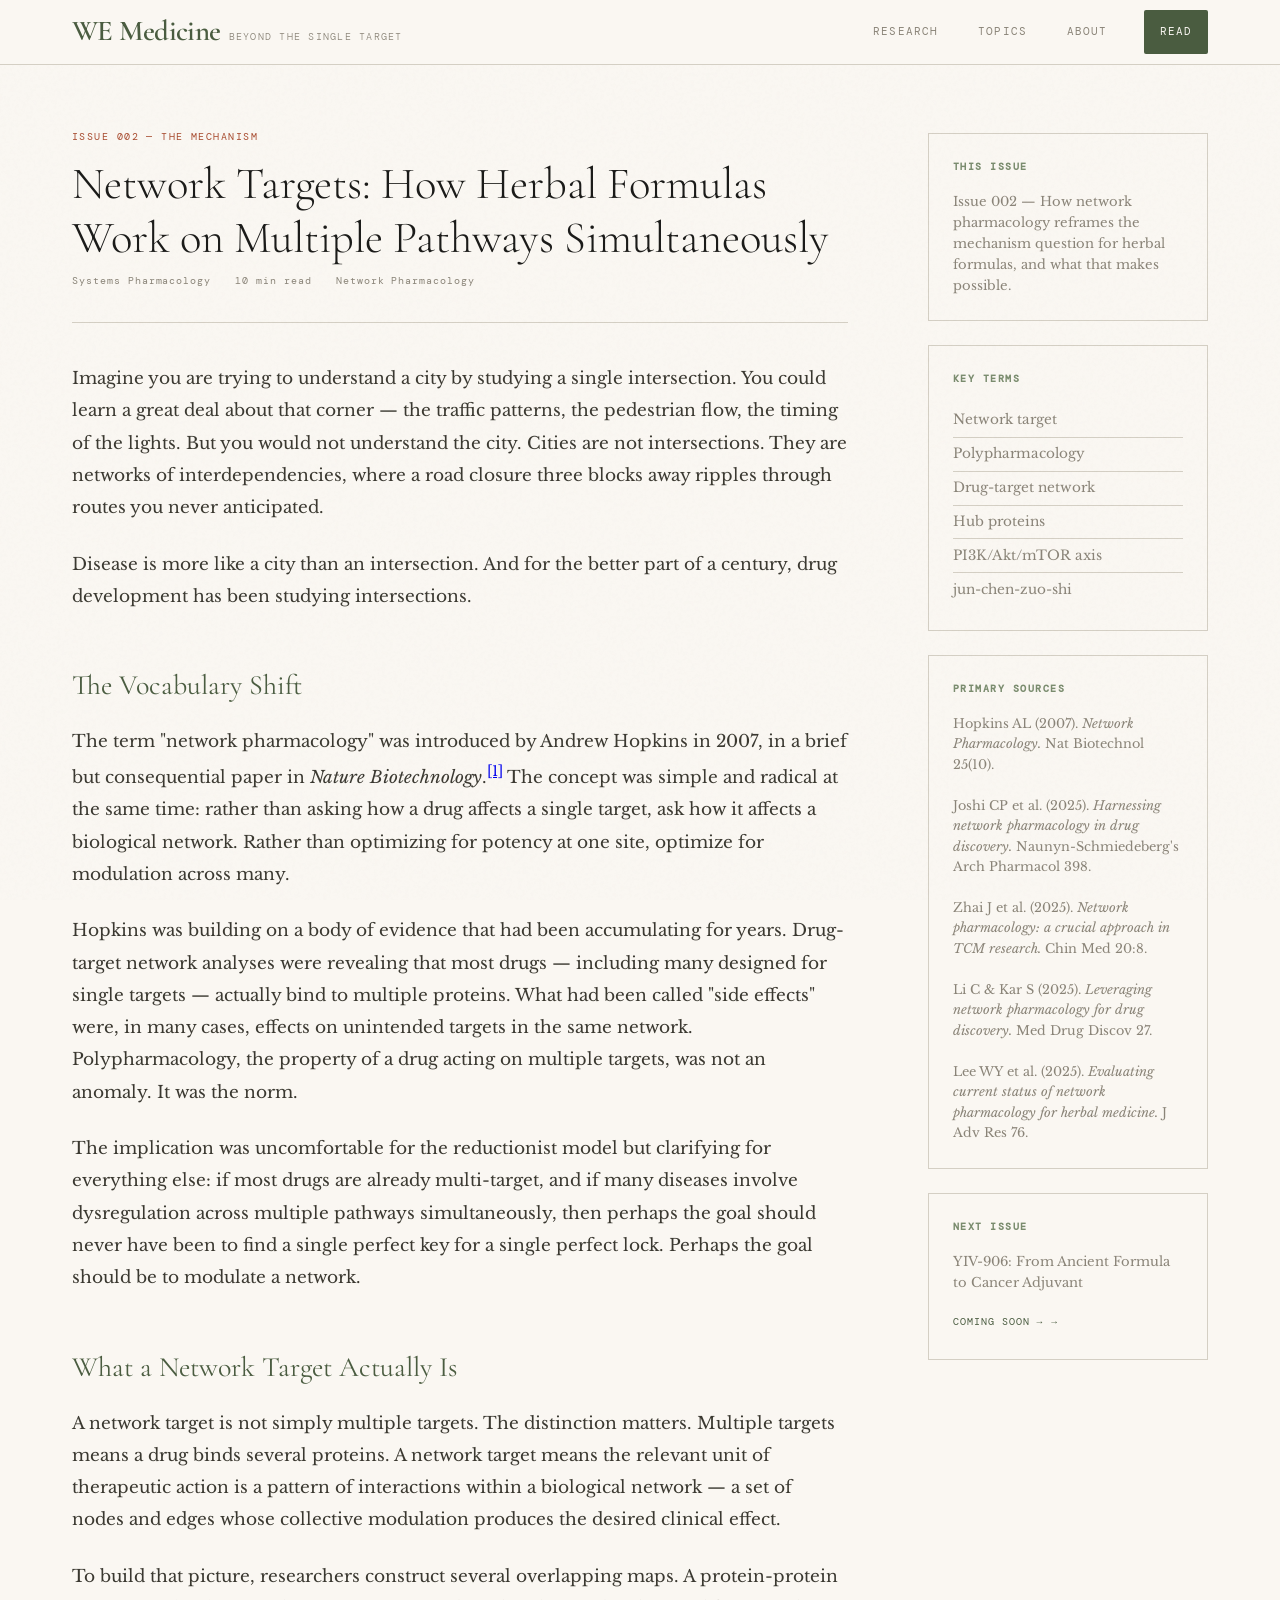
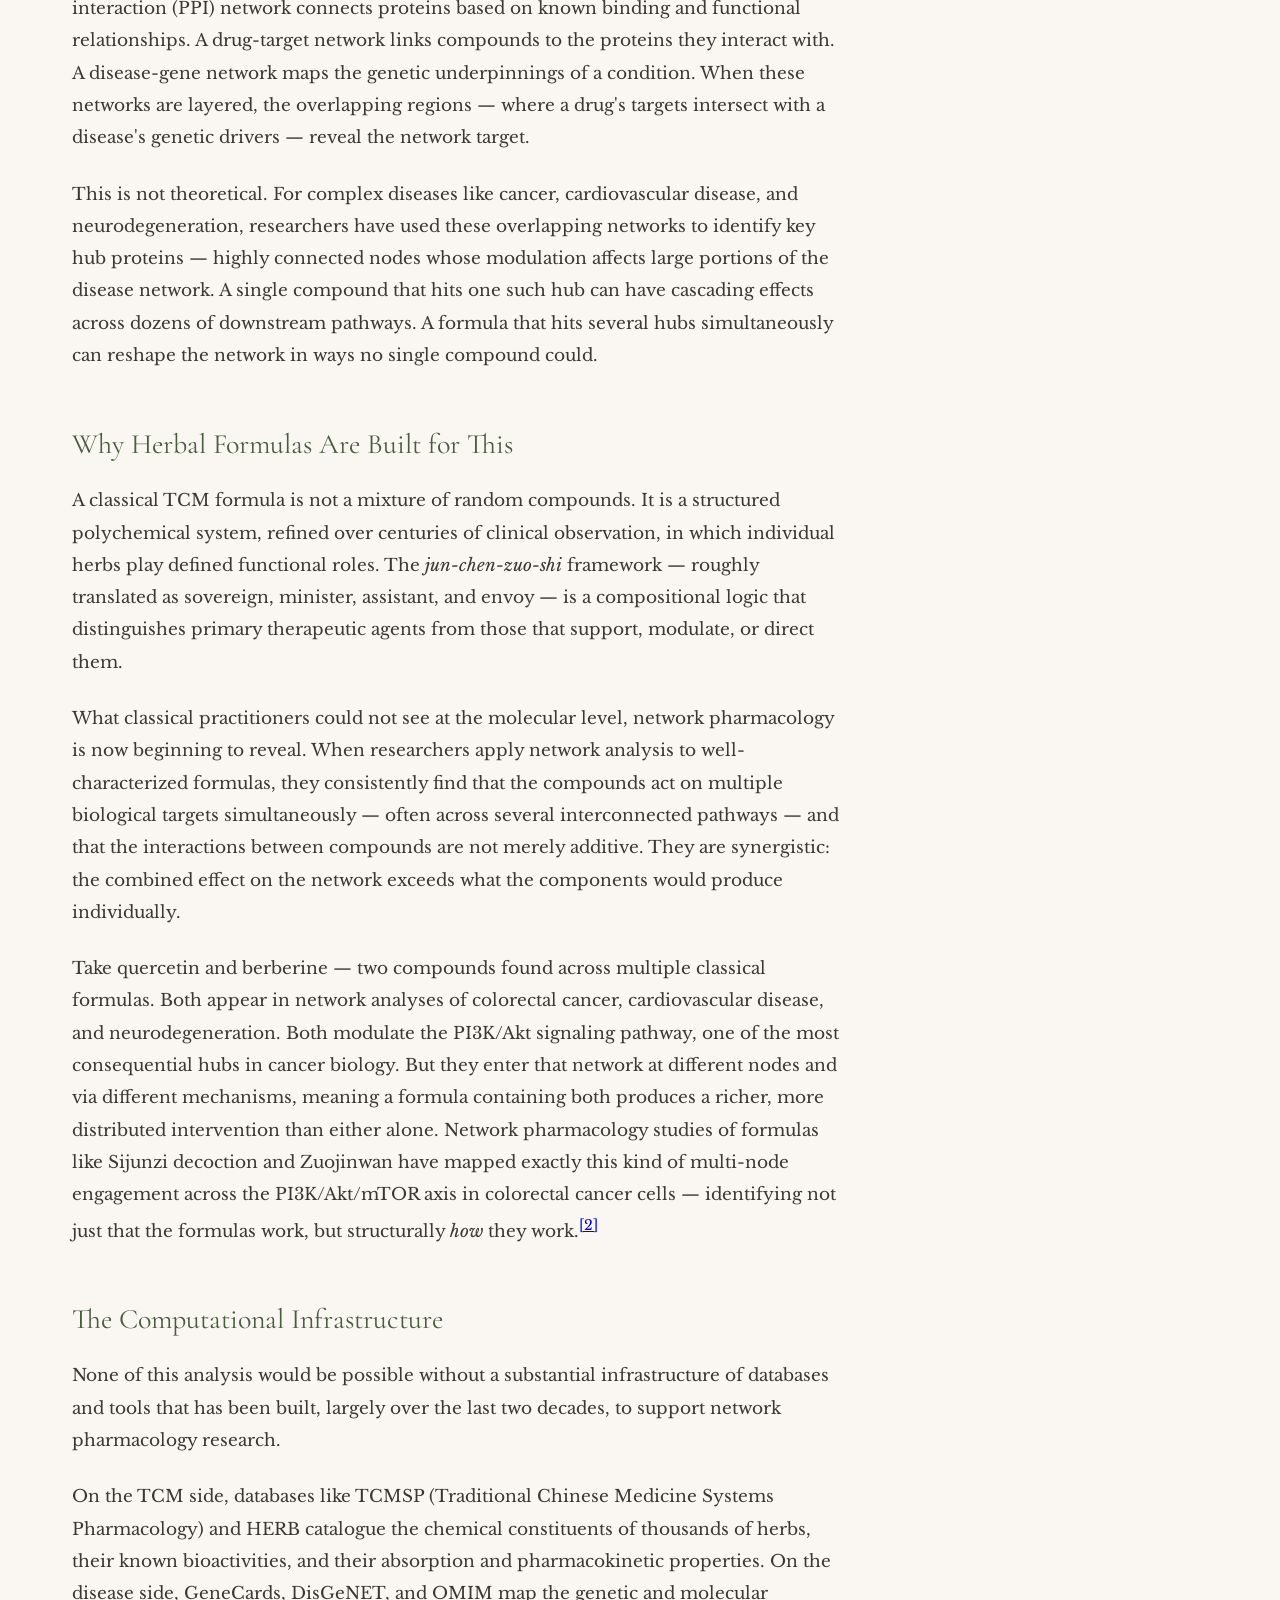
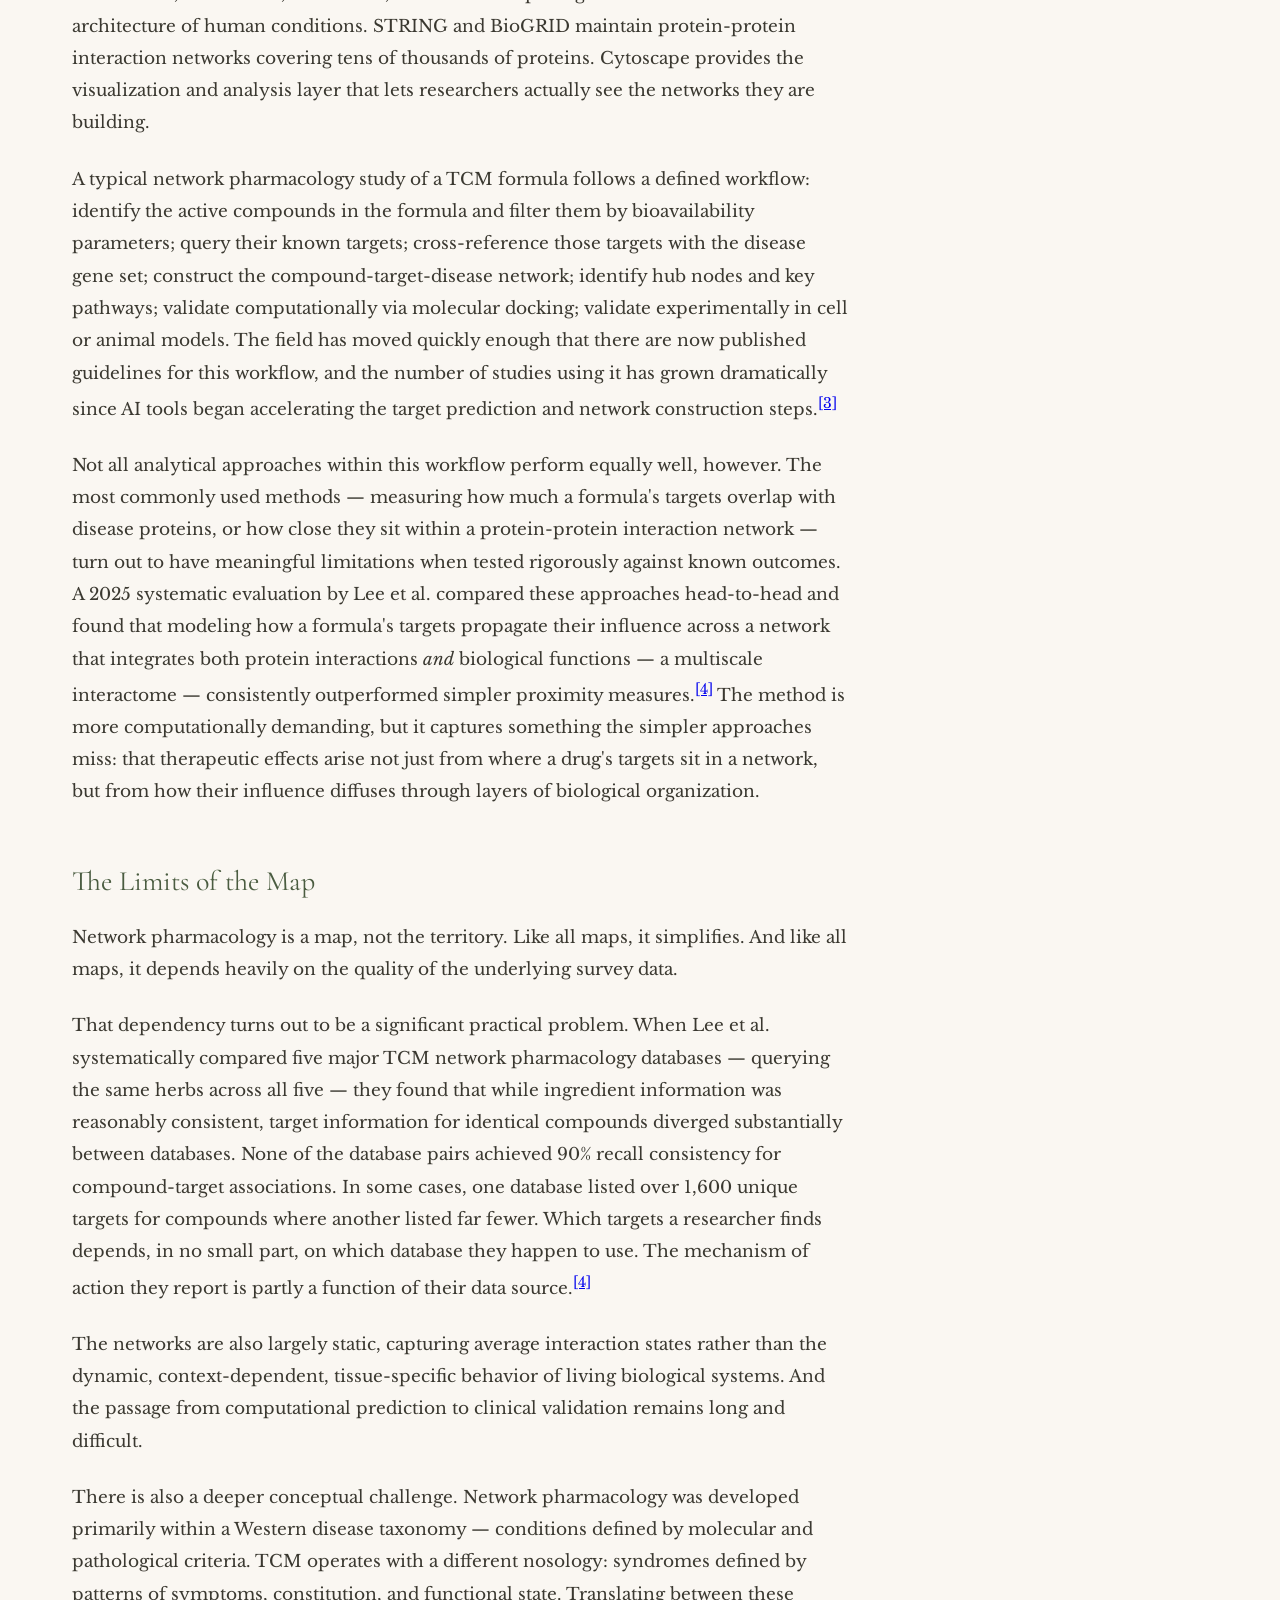
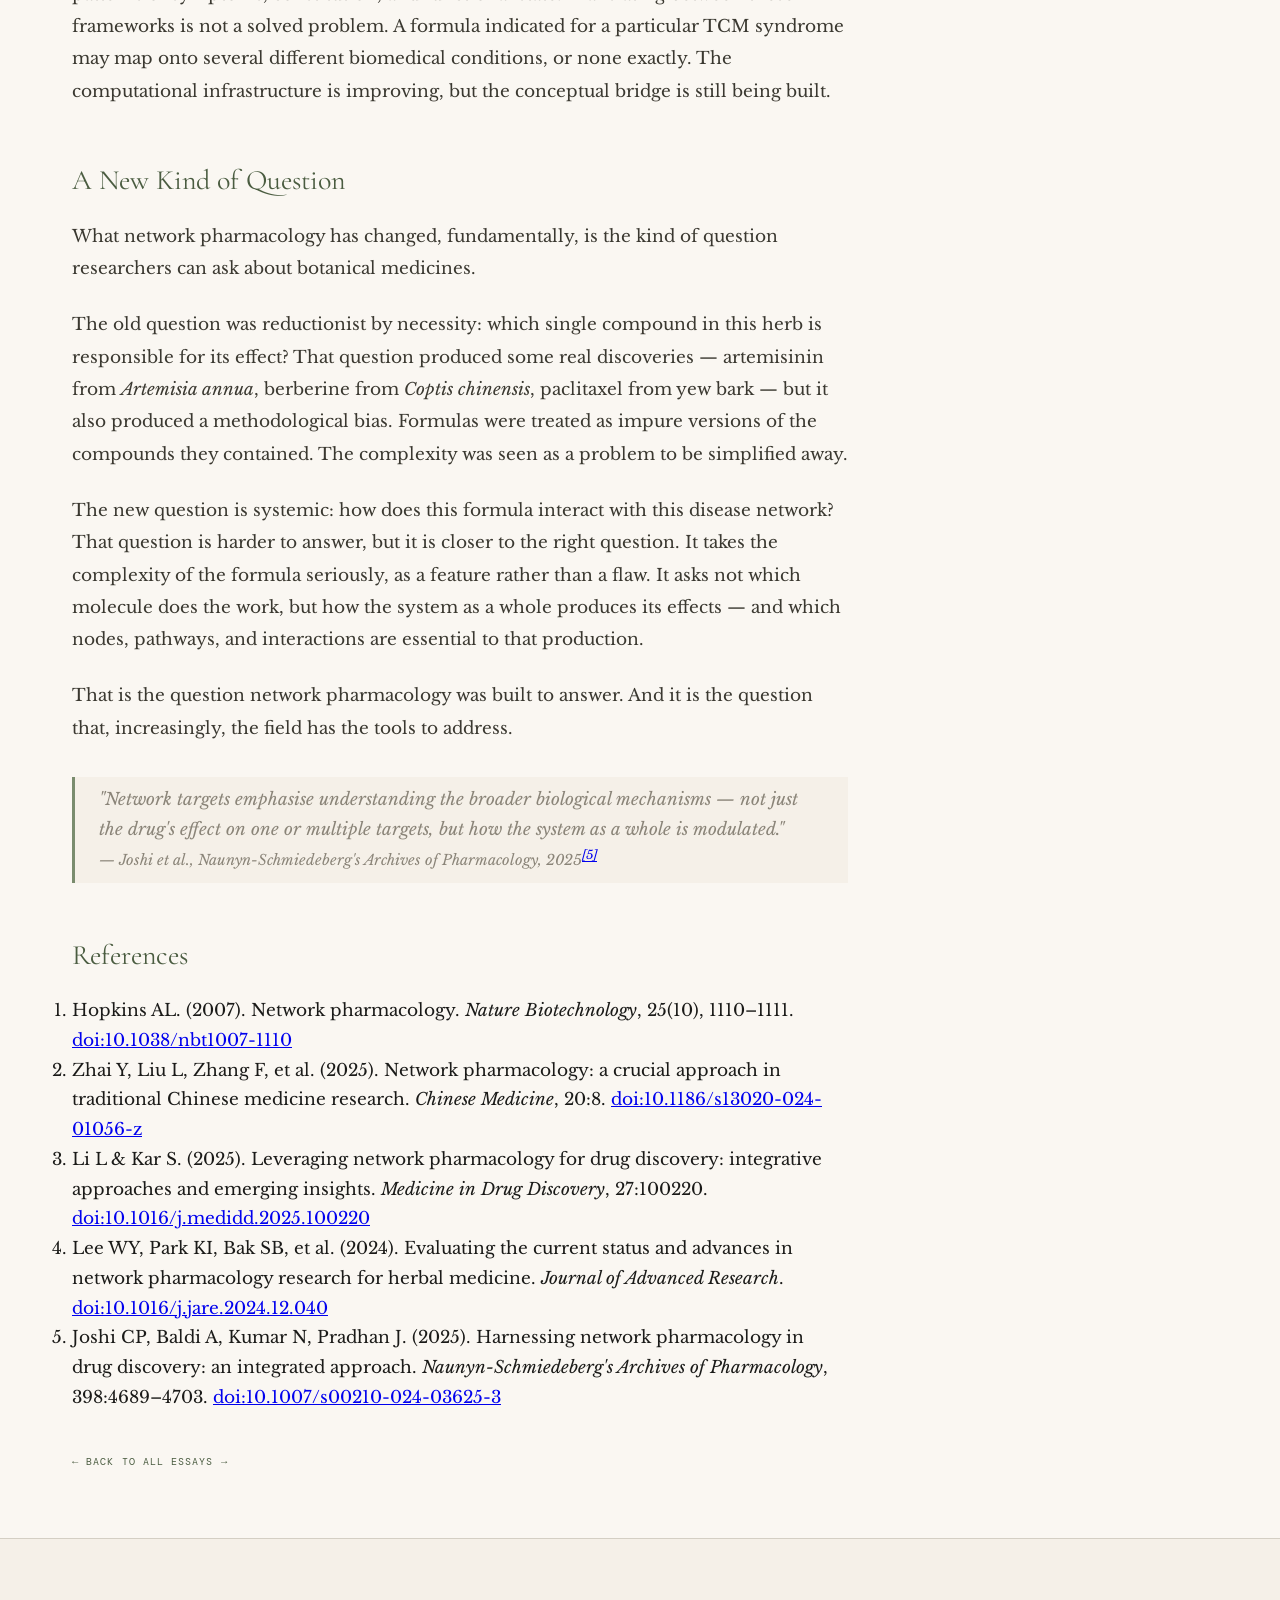
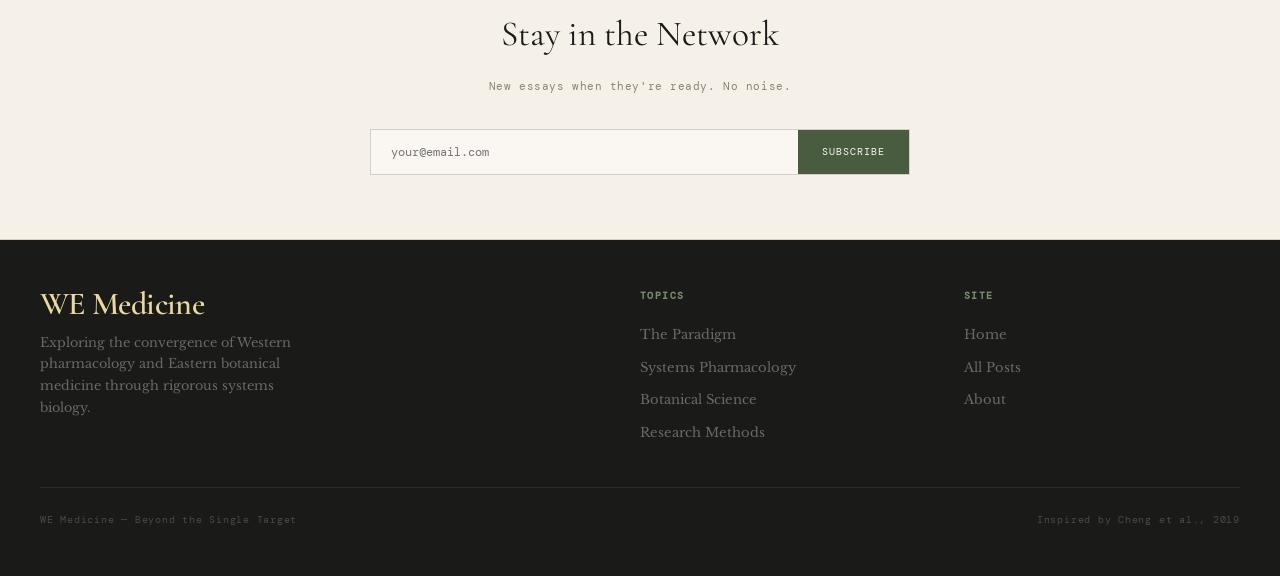
<file: post-002-network-targets.html>
<!DOCTYPE html>
<html lang="en">
<head>
  <!-- Google tag (gtag.js) -->
  <script async src="https://www.googletagmanager.com/gtag/js?id=G-678SKH391W"></script>
  <script>
    window.dataLayer = window.dataLayer || [];
    function gtag(){dataLayer.push(arguments);}
    gtag('js', new Date());

    gtag('config', 'G-678SKH391W');
  </script>
  
  <meta charset="UTF-8">
  <meta name="viewport" content="width=device-width, initial-scale=1.0">
  <title>Network Targets: How Herbal Formulas Work on Multiple Pathways — WE Medicine</title>
  <link rel="stylesheet" href="style.css">
  <link rel="icon" type="image/png" href="assets/WE.png">
</head>
<body>

  <header>
    <div class="header-inner">
      <a href="index.html" class="logo">
        <span class="logo-we">WE Medicine</span>
        <span class="logo-rest">Beyond the Single Target</span>
      </a>
      <nav>
        <a href="blog.html">Research</a>
        <a href="topics.html">Topics</a>
        <a href="about.html">About</a>
        <a href="blog.html" class="nav-cta">Read</a>
      </nav>
    </div>
  </header>

  <div class="post-layout">
    <article class="post-body">
      <div class="post-category">Issue 002 — The Mechanism</div>
      <h1 class="fade-in">Network Targets: How Herbal Formulas Work on Multiple Pathways Simultaneously</h1>
      <div class="post-meta">
        <span>Systems Pharmacology</span>
        <span>10 min read</span>
        <span>Network Pharmacology</span>
      </div>

      <p>
        Imagine you are trying to understand a city by studying a single intersection.
        You could learn a great deal about that corner — the traffic patterns, the pedestrian
        flow, the timing of the lights. But you would not understand the city. Cities are
        not intersections. They are networks of interdependencies, where a road closure three
        blocks away ripples through routes you never anticipated.
      </p>

      <p>
        Disease is more like a city than an intersection. And for the better part of a century,
        drug development has been studying intersections.
      </p>

      <h2>The Vocabulary Shift</h2>

      <p>
        The term "network pharmacology" was introduced by Andrew Hopkins in 2007, in a brief
        but consequential paper in <em>Nature Biotechnology</em>.<sup class="cite"><a href="#ref-1">[1]</a></sup> The concept was simple and
        radical at the same time: rather than asking how a drug affects a single target,
        ask how it affects a biological network. Rather than optimizing for potency at one
        site, optimize for modulation across many.
      </p>

      <p>
        Hopkins was building on a body of evidence that had been accumulating for years.
        Drug-target network analyses were revealing that most drugs — including many designed
        for single targets — actually bind to multiple proteins. What had been called
        "side effects" were, in many cases, effects on unintended targets in the same network.
        Polypharmacology, the property of a drug acting on multiple targets, was not an
        anomaly. It was the norm.
      </p>

      <p>
        The implication was uncomfortable for the reductionist model but clarifying for
        everything else: if most drugs are already multi-target, and if many diseases involve
        dysregulation across multiple pathways simultaneously, then perhaps the goal should
        never have been to find a single perfect key for a single perfect lock. Perhaps the
        goal should be to modulate a network.
      </p>

      <h2>What a Network Target Actually Is</h2>

      <p>
        A network target is not simply multiple targets. The distinction matters.
        Multiple targets means a drug binds several proteins. A network target means the
        relevant unit of therapeutic action is a pattern of interactions within a biological
        network — a set of nodes and edges whose collective modulation produces the desired
        clinical effect.
      </p>

      <p>
        To build that picture, researchers construct several overlapping maps. A
        protein-protein interaction (PPI) network connects proteins based on known binding
        and functional relationships. A drug-target network links compounds to the proteins
        they interact with. A disease-gene network maps the genetic underpinnings of a
        condition. When these networks are layered, the overlapping regions — where a drug's
        targets intersect with a disease's genetic drivers — reveal the network target.
      </p>

      <p>
        This is not theoretical. For complex diseases like cancer, cardiovascular disease,
        and neurodegeneration, researchers have used these overlapping networks to identify
        key hub proteins — highly connected nodes whose modulation affects large portions
        of the disease network. A single compound that hits one such hub can have cascading
        effects across dozens of downstream pathways. A formula that hits several hubs
        simultaneously can reshape the network in ways no single compound could.
      </p>

      <h2>Why Herbal Formulas Are Built for This</h2>

      <p>
        A classical TCM formula is not a mixture of random compounds. It is a structured
        polychemical system, refined over centuries of clinical observation, in which
        individual herbs play defined functional roles. The <em>jun-chen-zuo-shi</em>
        framework — roughly translated as sovereign, minister, assistant, and envoy — is
        a compositional logic that distinguishes primary therapeutic agents from those that
        support, modulate, or direct them.
      </p>

      <p>
        What classical practitioners could not see at the molecular level, network
        pharmacology is now beginning to reveal. When researchers apply network analysis
        to well-characterized formulas, they consistently find that the compounds act
        on multiple biological targets simultaneously — often across several interconnected
        pathways — and that the interactions between compounds are not merely additive.
        They are synergistic: the combined effect on the network exceeds what the components
        would produce individually.
      </p>

      <p>
        Take quercetin and berberine — two compounds found across multiple classical formulas.
        Both appear in network analyses of colorectal cancer, cardiovascular disease, and
        neurodegeneration. Both modulate the PI3K/Akt signaling pathway, one of the most
        consequential hubs in cancer biology. But they enter that network at different nodes
        and via different mechanisms, meaning a formula containing both produces a richer,
        more distributed intervention than either alone. Network pharmacology studies of
        formulas like Sijunzi decoction and Zuojinwan have mapped exactly this kind of
        multi-node engagement across the PI3K/Akt/mTOR axis in colorectal cancer cells —
        identifying not just that the formulas work, but structurally <em>how</em> they work.<sup class="cite"><a href="#ref-2">[2]</a></sup>
      </p>

      <h2>The Computational Infrastructure</h2>

      <p>
        None of this analysis would be possible without a substantial infrastructure of
        databases and tools that has been built, largely over the last two decades, to
        support network pharmacology research.
      </p>

      <p>
        On the TCM side, databases like TCMSP (Traditional Chinese Medicine Systems
        Pharmacology) and HERB catalogue the chemical constituents of thousands of herbs,
        their known bioactivities, and their absorption and pharmacokinetic properties.
        On the disease side, GeneCards, DisGeNET, and OMIM map the genetic and
        molecular architecture of human conditions. STRING and BioGRID maintain
        protein-protein interaction networks covering tens of thousands of proteins.
        Cytoscape provides the visualization and analysis layer that lets researchers
        actually see the networks they are building.
      </p>

      <p>
        A typical network pharmacology study of a TCM formula follows a defined workflow:
        identify the active compounds in the formula and filter them by bioavailability
        parameters; query their known targets; cross-reference those targets with the
        disease gene set; construct the compound-target-disease network; identify hub
        nodes and key pathways; validate computationally via molecular docking; validate
        experimentally in cell or animal models. The field has moved quickly enough that
        there are now published guidelines for this workflow, and the number of studies
        using it has grown dramatically since AI tools began accelerating the target
        prediction and network construction steps.<sup class="cite"><a href="#ref-3">[3]</a></sup>
      </p>

      <p>
        Not all analytical approaches within this workflow perform equally well, however.
        The most commonly used methods — measuring how much a formula's targets overlap
        with disease proteins, or how close they sit within a protein-protein interaction
        network — turn out to have meaningful limitations when tested rigorously against
        known outcomes. A 2025 systematic evaluation by Lee et al. compared these approaches
        head-to-head and found that modeling how a formula's targets propagate their influence
        across a network that integrates both protein interactions <em>and</em> biological
        functions — a multiscale interactome — consistently outperformed simpler proximity
        measures.<sup class="cite"><a href="#ref-4">[4]</a></sup> The method is more computationally demanding, but it captures something
        the simpler approaches miss: that therapeutic effects arise not just from where a drug's
        targets sit in a network, but from how their influence diffuses through layers of
        biological organization.
      </p>

      <h2>The Limits of the Map</h2>

      <p>
        Network pharmacology is a map, not the territory. Like all maps, it simplifies.
        And like all maps, it depends heavily on the quality of the underlying survey data.
      </p>

      <p>
        That dependency turns out to be a significant practical problem. When Lee et al.
        systematically compared five major TCM network pharmacology databases — querying
        the same herbs across all five — they found that while ingredient information was
        reasonably consistent, target information for identical compounds diverged
        substantially between databases. None of the database pairs achieved 90% recall
        consistency for compound-target associations. In some cases, one database listed
        over 1,600 unique targets for compounds where another listed far fewer.
        Which targets a researcher finds depends, in no small part, on which database
        they happen to use. The mechanism of action they report is partly a function of
        their data source.<sup class="cite"><a href="#ref-4">[4]</a></sup>
      </p>

      <p>
        The networks are also largely static, capturing average interaction states rather
        than the dynamic, context-dependent, tissue-specific behavior of living biological
        systems. And the passage from computational prediction to clinical validation
        remains long and difficult.
      </p>

      <p>
        There is also a deeper conceptual challenge. Network pharmacology was developed
        primarily within a Western disease taxonomy — conditions defined by molecular
        and pathological criteria. TCM operates with a different nosology: syndromes
        defined by patterns of symptoms, constitution, and functional state. Translating
        between these frameworks is not a solved problem. A formula indicated for a
        particular TCM syndrome may map onto several different biomedical conditions,
        or none exactly. The computational infrastructure is improving, but the
        conceptual bridge is still being built.
      </p>

      <h2>A New Kind of Question</h2>

      <p>
        What network pharmacology has changed, fundamentally, is the kind of question
        researchers can ask about botanical medicines.
      </p>

      <p>
        The old question was reductionist by necessity: which single compound in this herb
        is responsible for its effect? That question produced some real discoveries —
        artemisinin from <em>Artemisia annua</em>, berberine from <em>Coptis chinensis</em>,
        paclitaxel from yew bark — but it also produced a methodological bias. Formulas
        were treated as impure versions of the compounds they contained. The complexity
        was seen as a problem to be simplified away.
      </p>

      <p>
        The new question is systemic: how does this formula interact with this disease
        network? That question is harder to answer, but it is closer to the right question.
        It takes the complexity of the formula seriously, as a feature rather than a flaw.
        It asks not which molecule does the work, but how the system as a whole produces
        its effects — and which nodes, pathways, and interactions are essential to that
        production.
      </p>

      <p>
        That is the question network pharmacology was built to answer. And it is the
        question that, increasingly, the field has the tools to address.
      </p>

      <blockquote>
        "Network targets emphasise understanding the broader biological mechanisms —
        not just the drug's effect on one or multiple targets, but how the system
        as a whole is modulated."
        <br><span style="font-size:0.85em; color:var(--muted);">— Joshi et al., Naunyn-Schmiedeberg's Archives of Pharmacology, 2025<sup class="cite"><a href="#ref-5">[5]</a></sup></span>
      </blockquote>

      <div class="post-references" id="references">
        <h2>References</h2>
        <ol>
          <li id="ref-1">Hopkins AL. (2007). Network pharmacology. <em>Nature Biotechnology</em>, 25(10), 1110–1111. <a href="https://doi.org/10.1038/nbt1007-1110" target="_blank" rel="noopener">doi:10.1038/nbt1007-1110</a></li>
          <li id="ref-2">Zhai Y, Liu L, Zhang F, et al. (2025). Network pharmacology: a crucial approach in traditional Chinese medicine research. <em>Chinese Medicine</em>, 20:8. <a href="https://doi.org/10.1186/s13020-024-01056-z" target="_blank" rel="noopener">doi:10.1186/s13020-024-01056-z</a></li>
          <li id="ref-3">Li L &amp; Kar S. (2025). Leveraging network pharmacology for drug discovery: integrative approaches and emerging insights. <em>Medicine in Drug Discovery</em>, 27:100220. <a href="https://doi.org/10.1016/j.medidd.2025.100220" target="_blank" rel="noopener">doi:10.1016/j.medidd.2025.100220</a></li>
          <li id="ref-4">Lee WY, Park KI, Bak SB, et al. (2024). Evaluating the current status and advances in network pharmacology research for herbal medicine. <em>Journal of Advanced Research</em>. <a href="https://doi.org/10.1016/j.jare.2024.12.040" target="_blank" rel="noopener">doi:10.1016/j.jare.2024.12.040</a></li>
          <li id="ref-5">Joshi CP, Baldi A, Kumar N, Pradhan J. (2025). Harnessing network pharmacology in drug discovery: an integrated approach. <em>Naunyn-Schmiedeberg's Archives of Pharmacology</em>, 398:4689–4703. <a href="https://doi.org/10.1007/s00210-024-03625-3" target="_blank" rel="noopener">doi:10.1007/s00210-024-03625-3</a></li>
        </ol>
      </div>

      <div style="margin-top:2rem;">
        <a href="blog.html" class="read-more" style="margin-top:0;">← Back to all essays</a>
      </div>
    </article>

    <aside class="post-sidebar">
      <div class="sidebar-block">
        <h3>This Issue</h3>
        <p style="font-size:0.82rem; color:var(--muted);">Issue 002 — How network pharmacology reframes the mechanism question for herbal formulas, and what that makes possible.</p>
      </div>
      <div class="sidebar-block">
        <h3>Key Terms</h3>
        <ul>
          <li>Network target</li>
          <li>Polypharmacology</li>
          <li>Drug-target network</li>
          <li>Hub proteins</li>
          <li>PI3K/Akt/mTOR axis</li>
          <li>jun-chen-zuo-shi</li>
        </ul>
      </div>
      <div class="sidebar-block">
        <h3>Primary Sources</h3>
        <p style="font-size:0.8rem; color:var(--muted); line-height:1.6;">
          Hopkins AL (2007). <em>Network Pharmacology.</em> Nat Biotechnol 25(10).<br><br>
          Joshi CP et al. (2025). <em>Harnessing network pharmacology in drug discovery.</em> Naunyn-Schmiedeberg's Arch Pharmacol 398.<br><br>
          Zhai J et al. (2025). <em>Network pharmacology: a crucial approach in TCM research.</em> Chin Med 20:8.<br><br>
          Li C &amp; Kar S (2025). <em>Leveraging network pharmacology for drug discovery.</em> Med Drug Discov 27.<br><br>
          Lee WY et al. (2025). <em>Evaluating current status of network pharmacology for herbal medicine.</em> J Adv Res 76.
        </p>
      </div>
      <div class="sidebar-block">
        <h3>Next Issue</h3>
        <p style="font-size:0.82rem; color:var(--muted); margin-bottom:0.75rem;">YIV-906: From Ancient Formula to Cancer Adjuvant</p>
        <a href="blog.html" class="read-more" style="margin-top:0; font-size:0.6rem;">Coming soon →</a>
      </div>
    </aside>
  </div>

  <div class="newsletter-section">
    <div class="newsletter-inner">
      <h2>Stay in the Network</h2>
      <p>New essays when they're ready. No noise.</p>
      <form class="newsletter-form" onsubmit="return false;">
        <input type="email" placeholder="your@email.com">
        <button type="submit">Subscribe</button>
      </form>
    </div>
  </div>

  <footer>
    <div class="footer-inner">
      <div class="footer-brand">
        <span class="logo-we">WE Medicine</span>
        <p>Exploring the convergence of Western pharmacology and Eastern botanical medicine through rigorous systems biology.</p>
      </div>
      <div class="footer-col">
        <h4>Topics</h4>
        <a href="blog.html">The Paradigm</a>
        <a href="blog.html">Systems Pharmacology</a>
        <a href="blog.html">Botanical Science</a>
        <a href="blog.html">Research Methods</a>
      </div>
      <div class="footer-col">
        <h4>Site</h4>
        <a href="index.html">Home</a>
        <a href="blog.html">All Posts</a>
        <a href="about.html">About</a>
      </div>
    </div>
    <div class="footer-bottom">
      <p>WE Medicine — Beyond the Single Target</p>
      <p>Inspired by Cheng et al., 2019</p>
    </div>
  </footer>

</body>
</html>
</file>
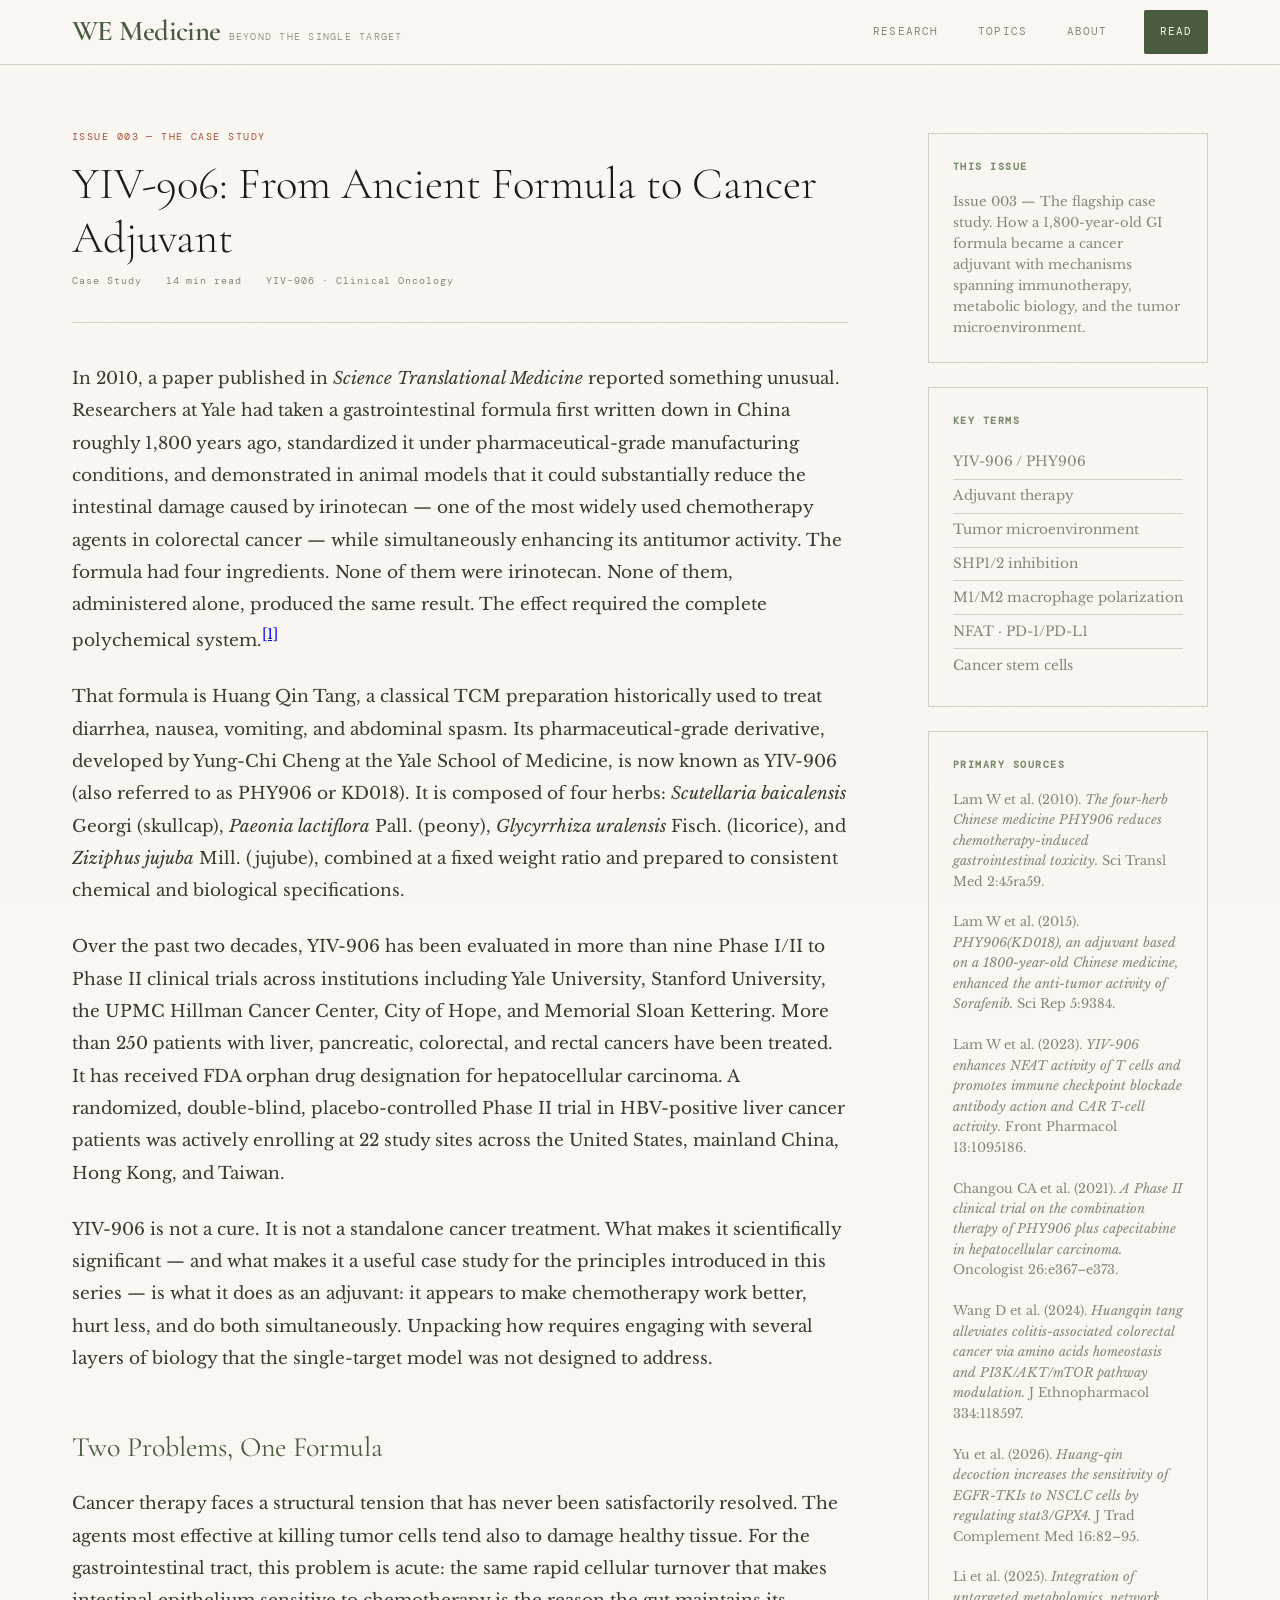
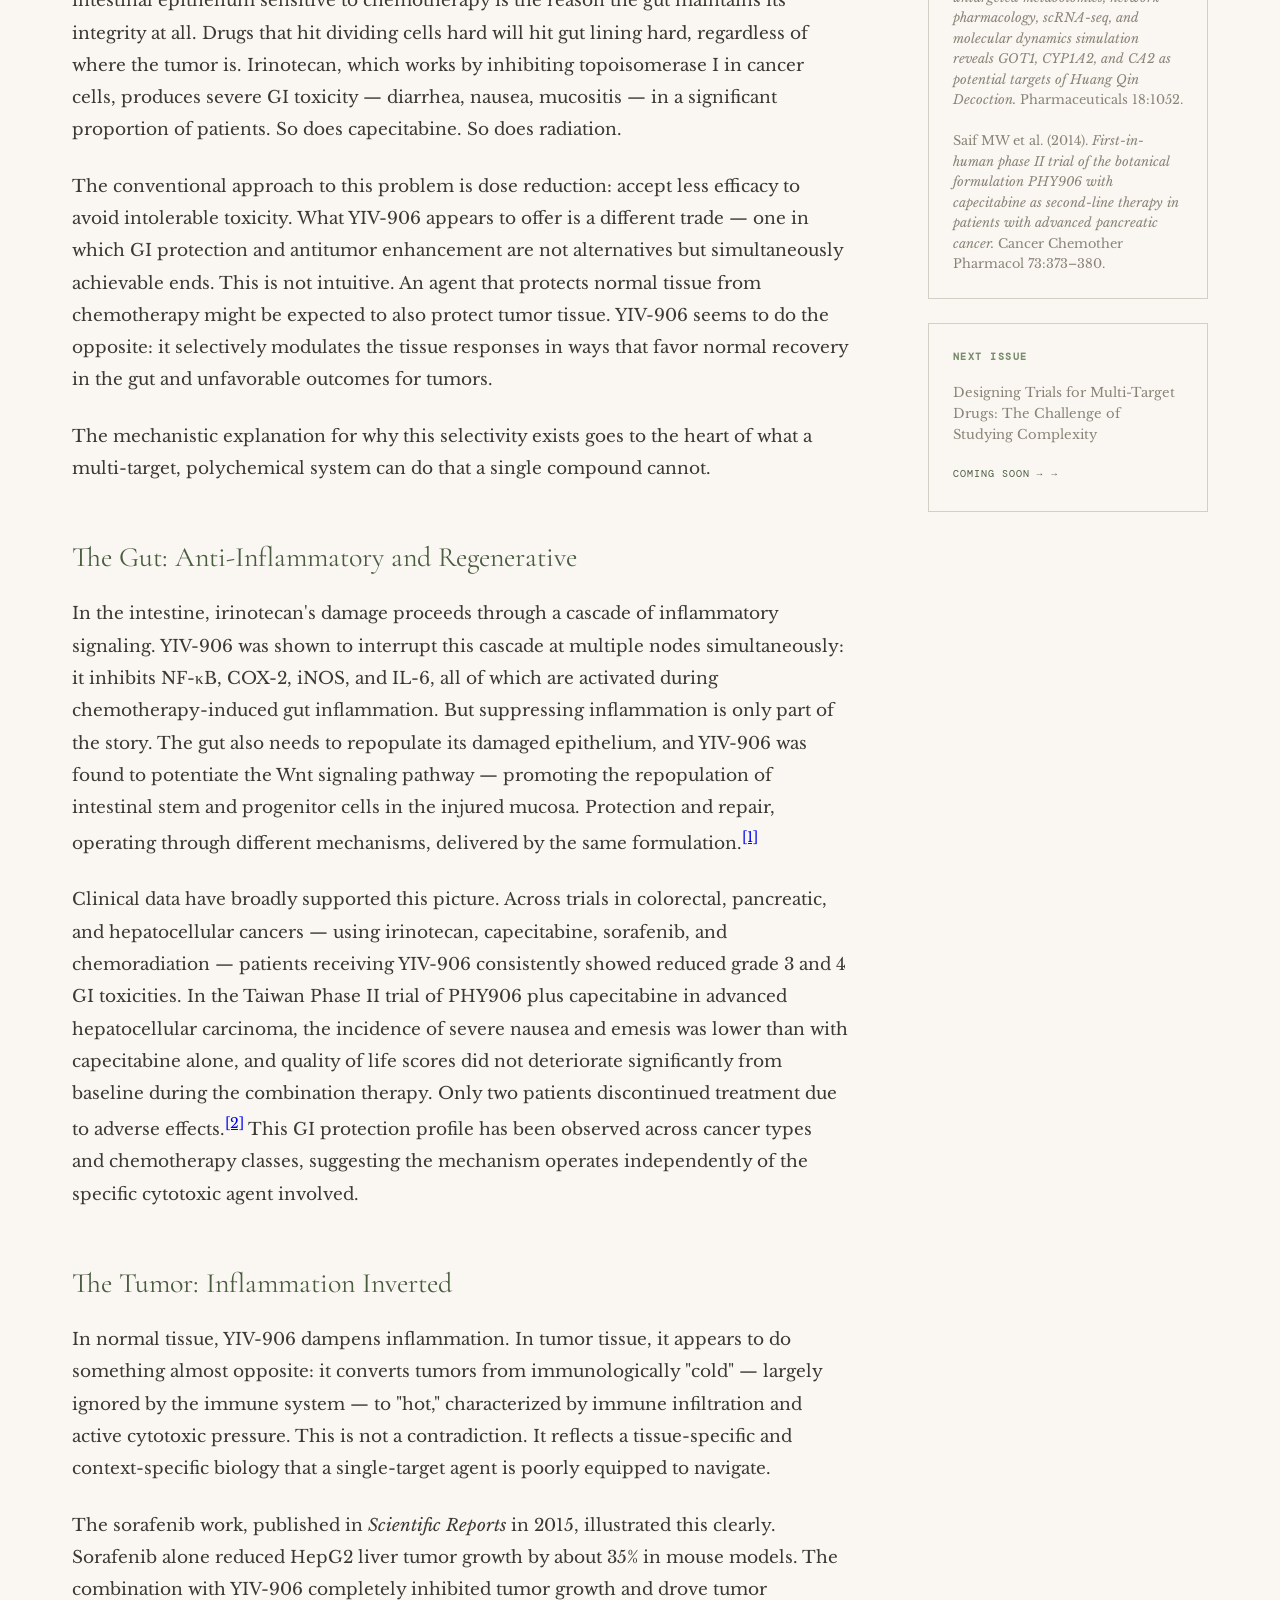
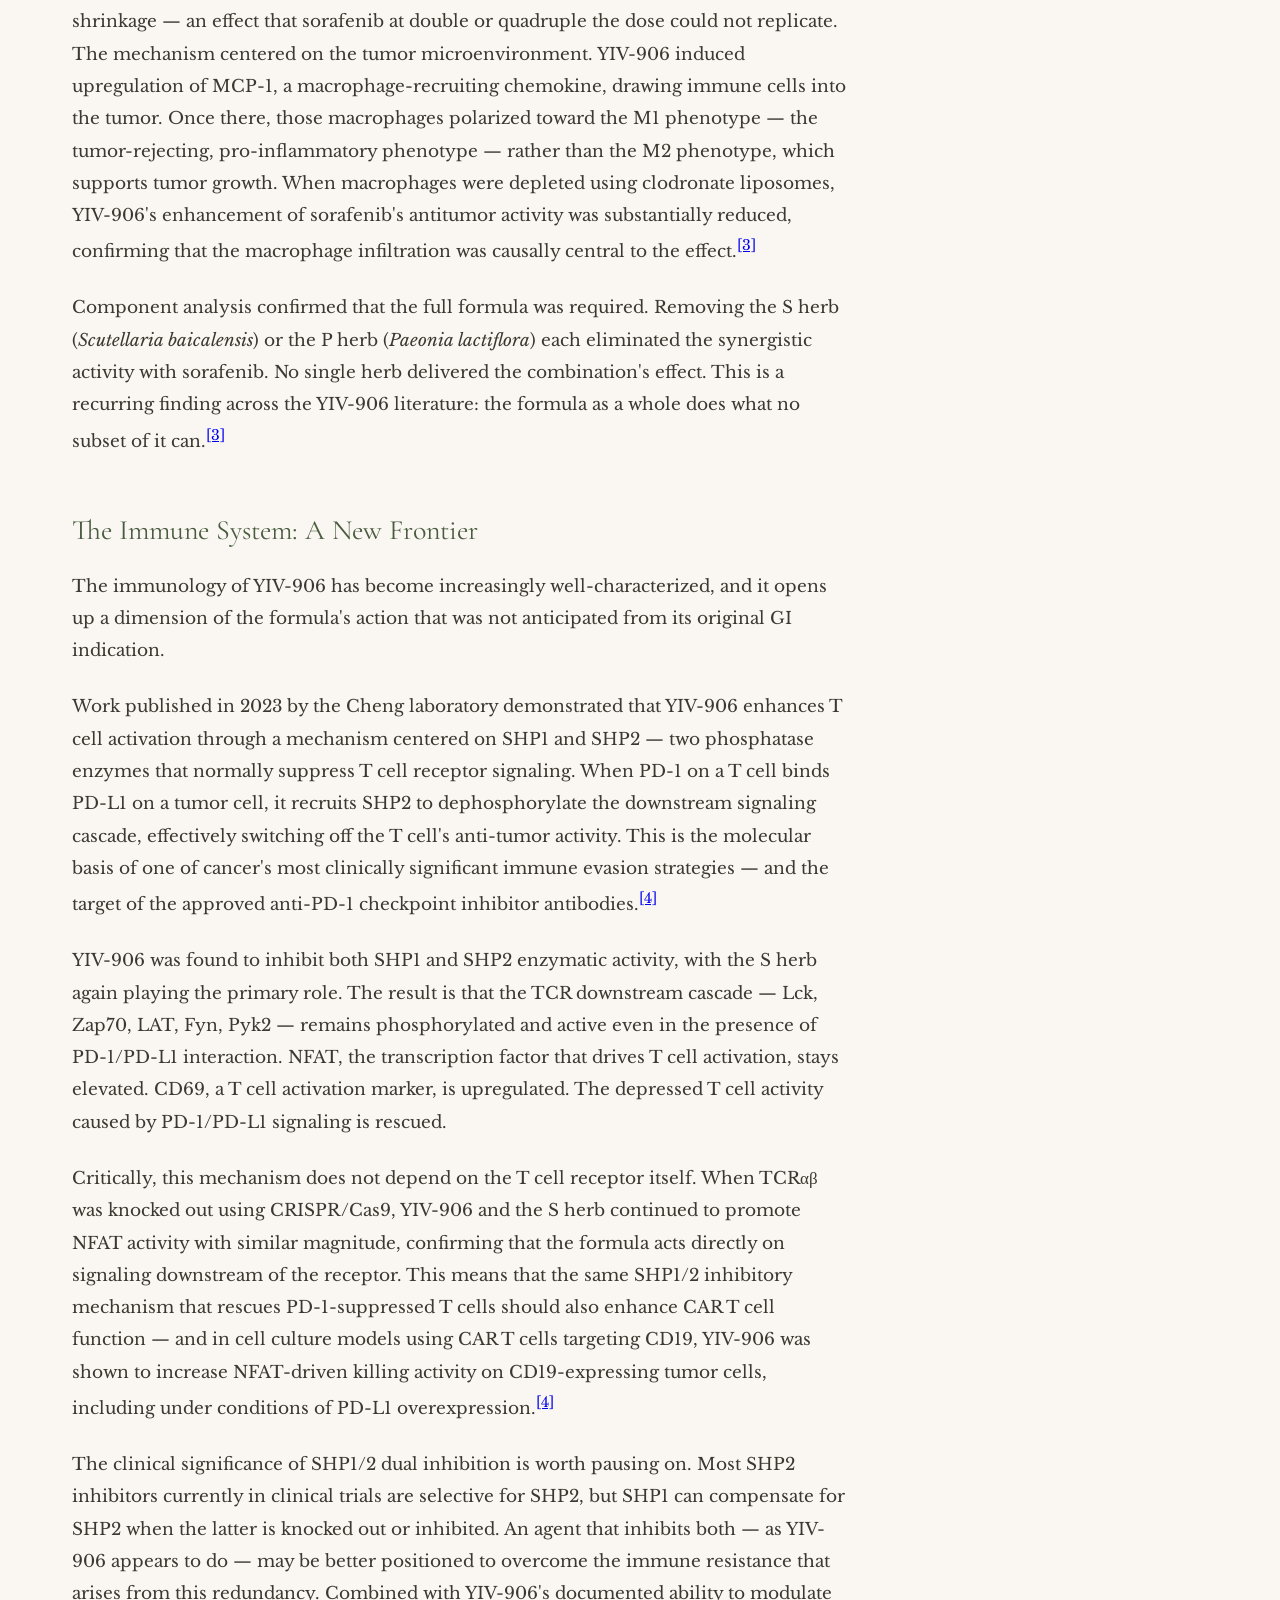
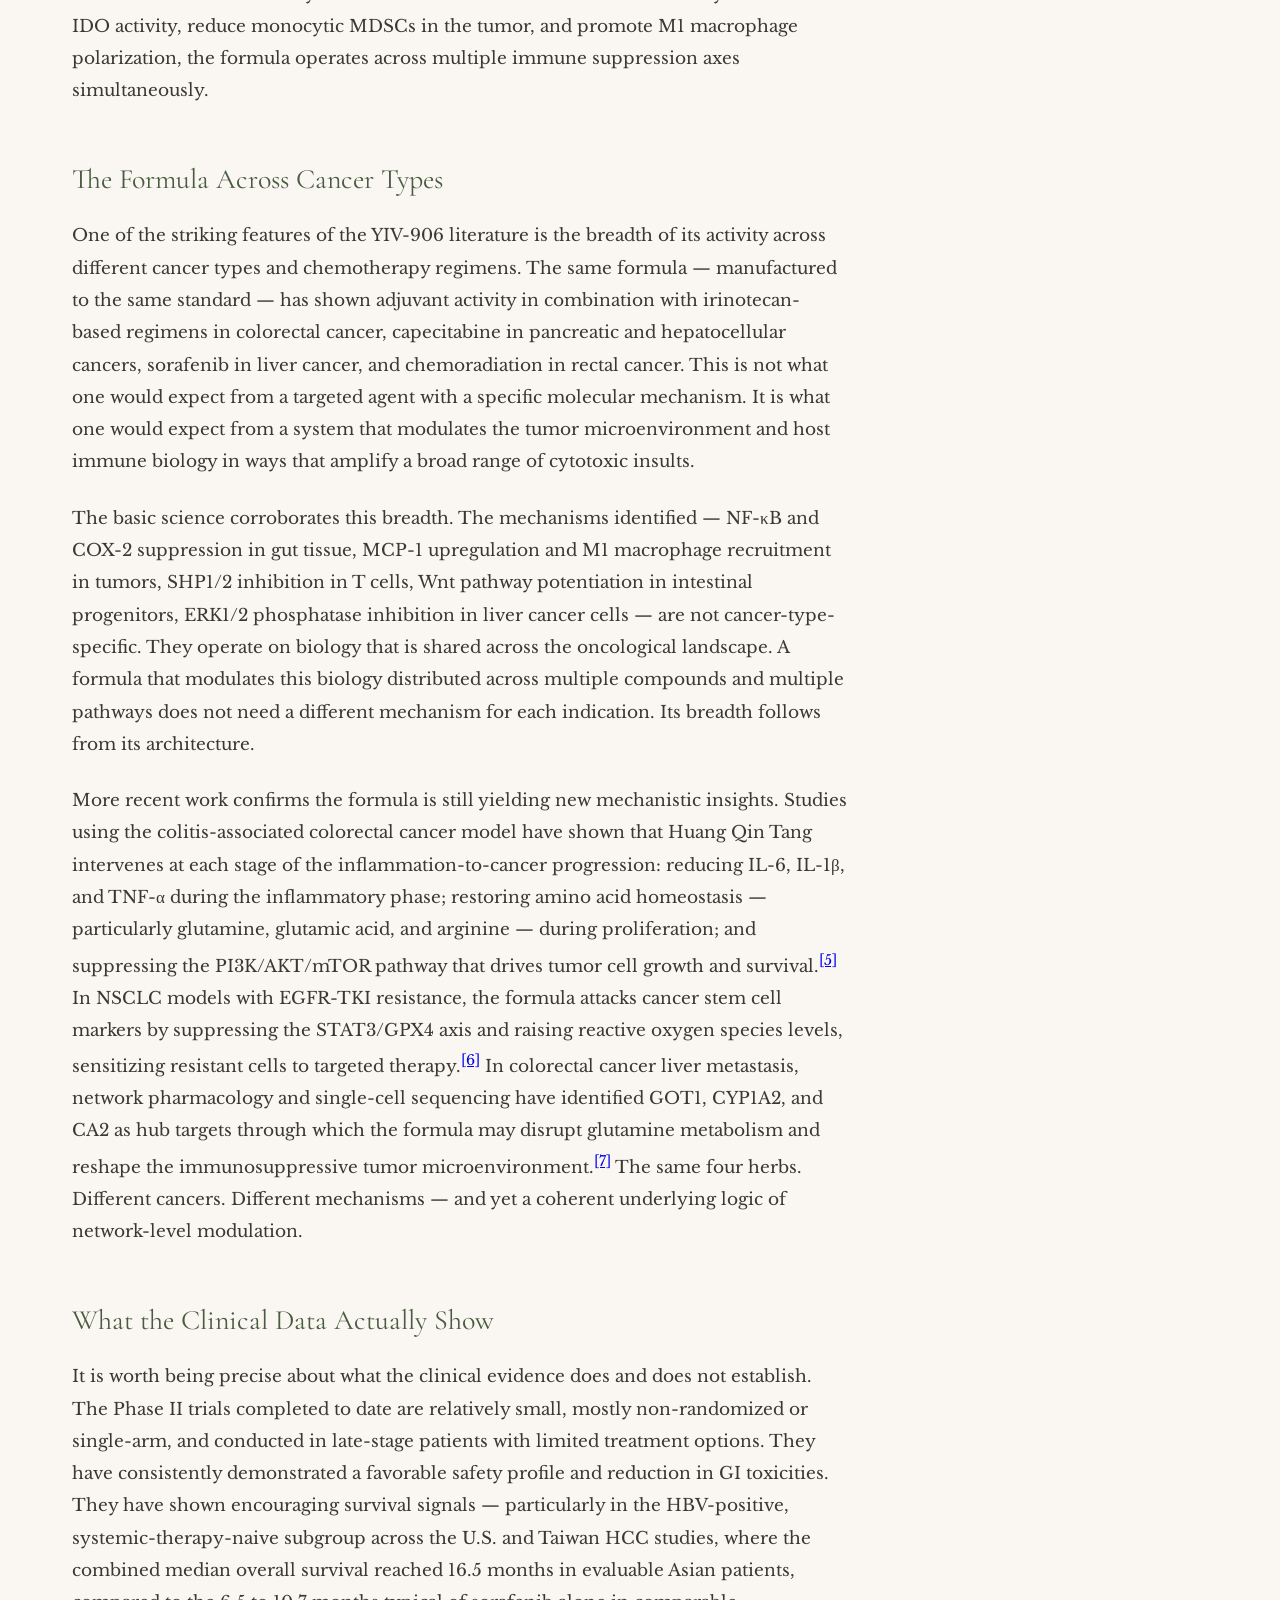
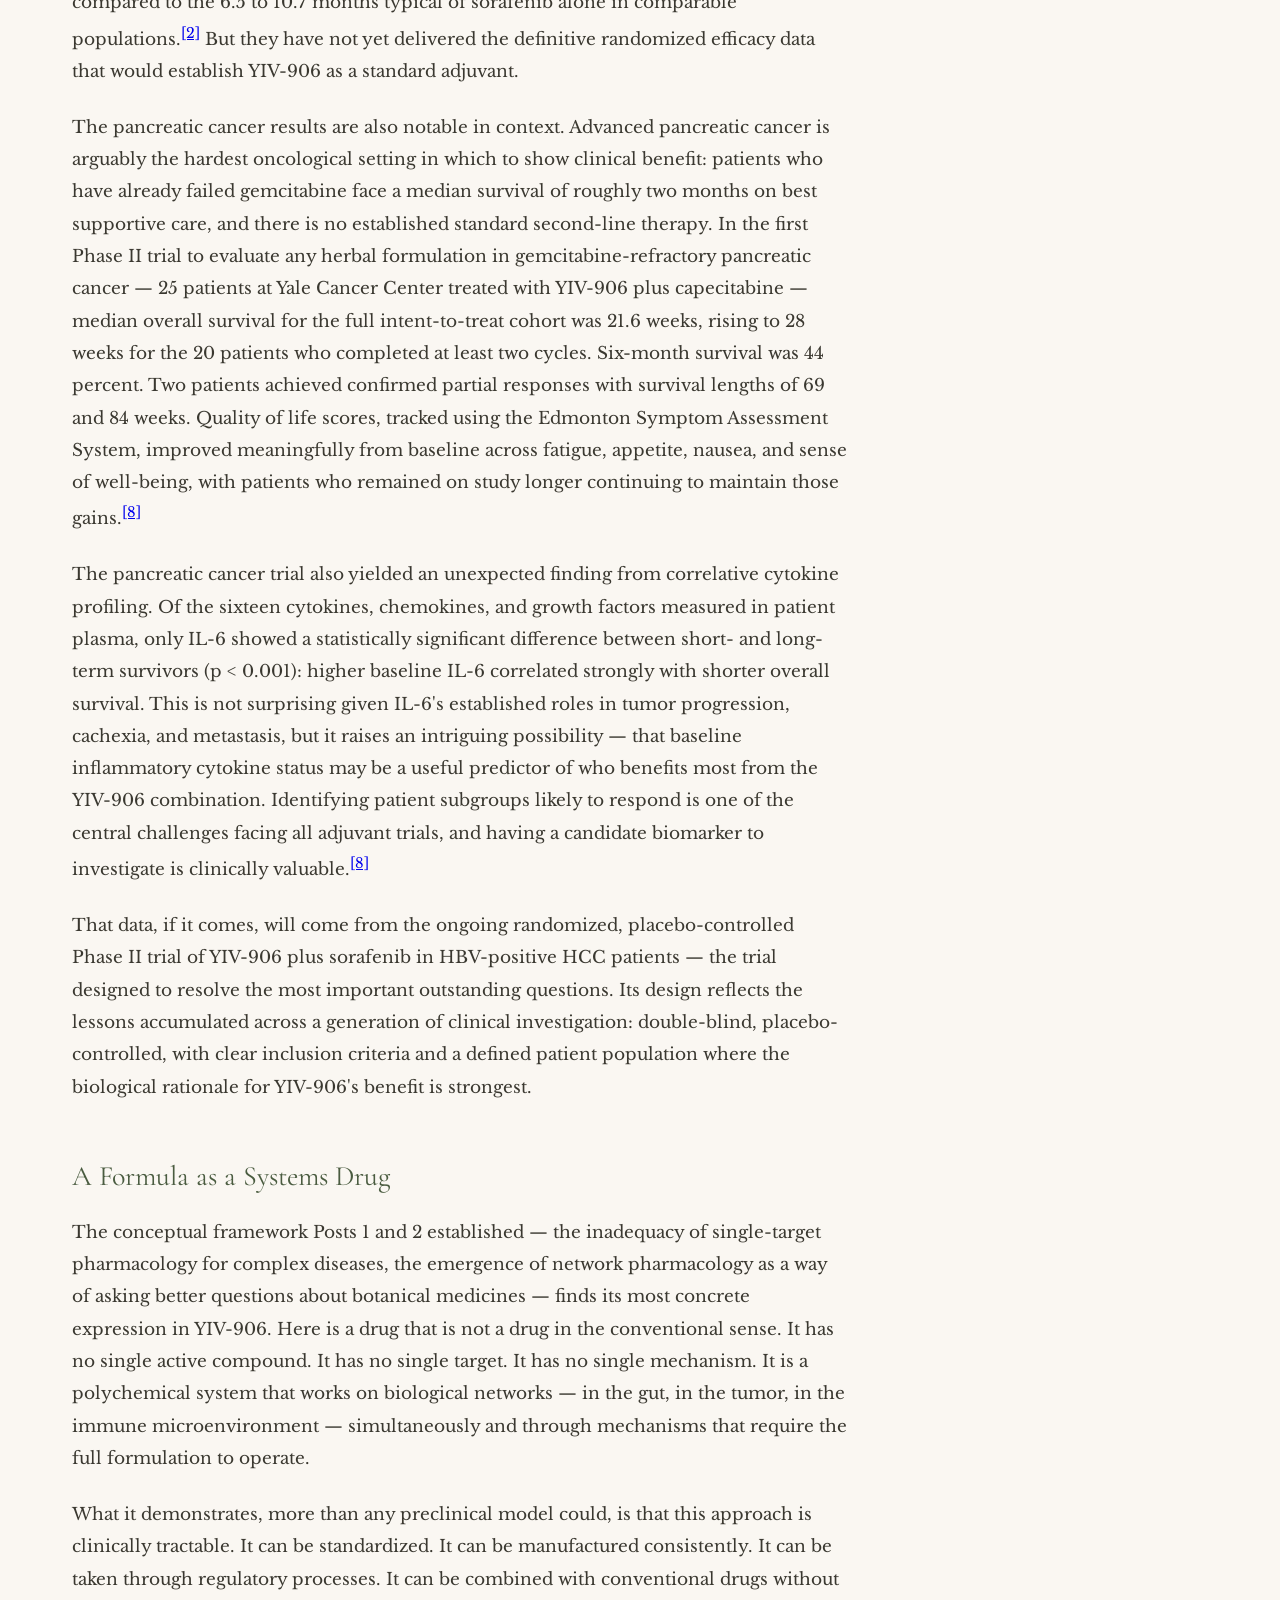
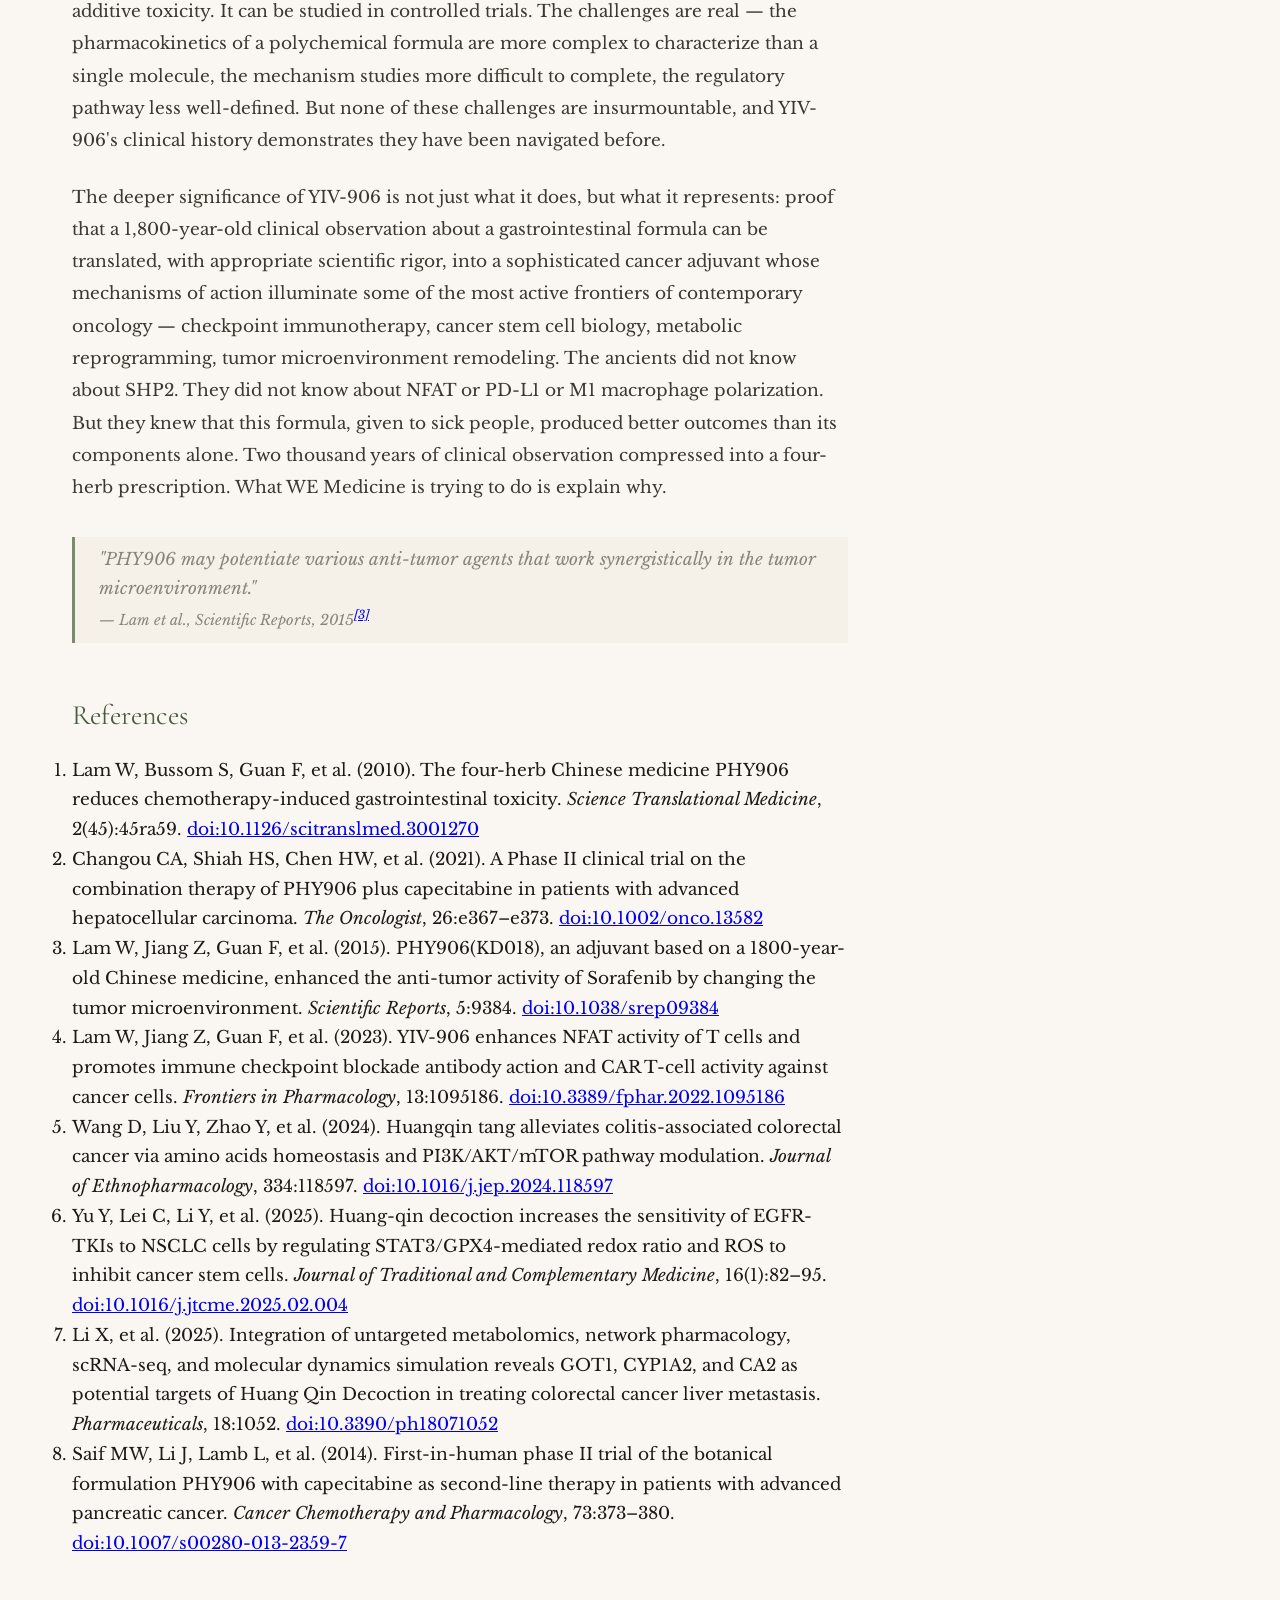
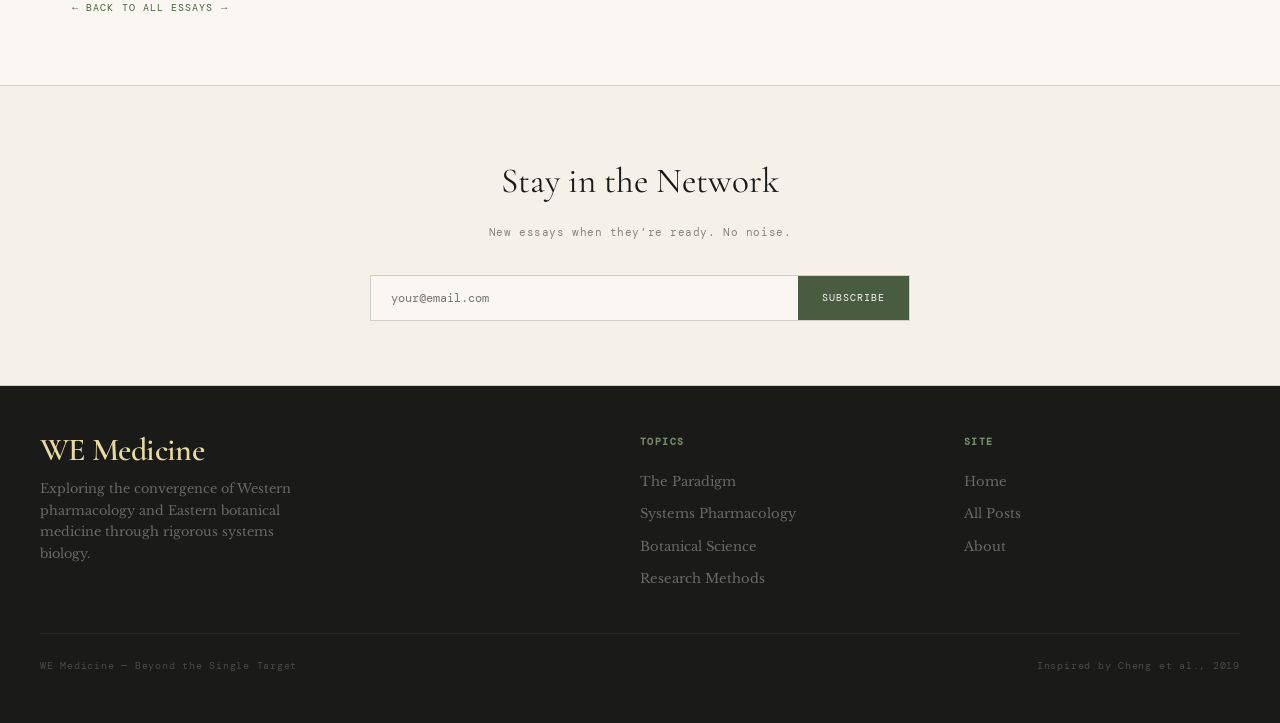
<file: post3-yiv906.html>
<!DOCTYPE html>
<html lang="en">
<head>
  <!-- Google tag (gtag.js) -->
  <script async src="https://www.googletagmanager.com/gtag/js?id=G-678SKH391W"></script>
  <script>
    window.dataLayer = window.dataLayer || [];
    function gtag(){dataLayer.push(arguments);}
    gtag('js', new Date());

    gtag('config', 'G-678SKH391W');
  </script>
  
  <meta charset="UTF-8">
  <meta name="viewport" content="width=device-width, initial-scale=1.0">
  <title>YIV-906: From Ancient Formula to Cancer Adjuvant — WE Medicine</title>
  <link rel="stylesheet" href="style.css">
  <link rel="icon" type="image/png" href="assets/WE.png">
</head>
<body>

  <header>
    <div class="header-inner">
      <a href="index.html" class="logo">
        <span class="logo-we">WE Medicine</span>
        <span class="logo-rest">Beyond the Single Target</span>
      </a>
      <nav>
        <a href="blog.html">Research</a>
        <a href="topics.html">Topics</a>
        <a href="about.html">About</a>
        <a href="blog.html" class="nav-cta">Read</a>
      </nav>
    </div>
  </header>

  <div class="post-layout">
    <article class="post-body">
      <div class="post-category">Issue 003 — The Case Study</div>
      <h1 class="fade-in">YIV-906: From Ancient Formula to Cancer Adjuvant</h1>
      <div class="post-meta">
        <span>Case Study</span>
        <span>14 min read</span>
        <span>YIV-906 · Clinical Oncology</span>
      </div>

      <p>
        In 2010, a paper published in <em>Science Translational Medicine</em> reported something
        unusual. Researchers at Yale had taken a gastrointestinal formula first written down in
        China roughly 1,800 years ago, standardized it under pharmaceutical-grade manufacturing
        conditions, and demonstrated in animal models that it could substantially reduce the
        intestinal damage caused by irinotecan — one of the most widely used chemotherapy
        agents in colorectal cancer — while simultaneously enhancing its antitumor activity.
        The formula had four ingredients. None of them were irinotecan. None of them, administered
        alone, produced the same result. The effect required the complete polychemical system.<sup class="cite"><a href="#ref-1">[1]</a></sup>
      </p>

      <p>
        That formula is Huang Qin Tang, a classical TCM preparation historically used to treat
        diarrhea, nausea, vomiting, and abdominal spasm. Its pharmaceutical-grade derivative,
        developed by Yung-Chi Cheng at the Yale School of Medicine, is now known as YIV-906
        (also referred to as PHY906 or KD018). It is composed of four herbs: <em>Scutellaria
        baicalensis</em> Georgi (skullcap), <em>Paeonia lactiflora</em> Pall. (peony),
        <em>Glycyrrhiza uralensis</em> Fisch. (licorice), and <em>Ziziphus jujuba</em> Mill.
        (jujube), combined at a fixed weight ratio and prepared to consistent chemical and
        biological specifications.
      </p>

      <p>
        Over the past two decades, YIV-906 has been evaluated in more than nine Phase I/II to
        Phase II clinical trials across institutions including Yale University, Stanford University,
        the UPMC Hillman Cancer Center, City of Hope, and Memorial Sloan Kettering. More than
        250 patients with liver, pancreatic, colorectal, and rectal cancers have been treated.
        It has received FDA orphan drug designation for hepatocellular carcinoma. A randomized,
        double-blind, placebo-controlled Phase II trial in HBV-positive liver cancer patients
        was actively enrolling at 22 study sites across the United States, mainland China, Hong
        Kong, and Taiwan.
      </p>

      <p>
        YIV-906 is not a cure. It is not a standalone cancer treatment. What makes it
        scientifically significant — and what makes it a useful case study for the principles
        introduced in this series — is what it does as an adjuvant: it appears to make
        chemotherapy work better, hurt less, and do both simultaneously. Unpacking how
        requires engaging with several layers of biology that the single-target model was not
        designed to address.
      </p>

      <h2>Two Problems, One Formula</h2>

      <p>
        Cancer therapy faces a structural tension that has never been satisfactorily resolved.
        The agents most effective at killing tumor cells tend also to damage healthy tissue.
        For the gastrointestinal tract, this problem is acute: the same rapid cellular turnover
        that makes intestinal epithelium sensitive to chemotherapy is the reason the gut
        maintains its integrity at all. Drugs that hit dividing cells hard will hit gut lining
        hard, regardless of where the tumor is. Irinotecan, which works by inhibiting
        topoisomerase I in cancer cells, produces severe GI toxicity — diarrhea, nausea,
        mucositis — in a significant proportion of patients. So does capecitabine. So does
        radiation.
      </p>

      <p>
        The conventional approach to this problem is dose reduction: accept less efficacy
        to avoid intolerable toxicity. What YIV-906 appears to offer is a different trade —
        one in which GI protection and antitumor enhancement are not alternatives but
        simultaneously achievable ends. This is not intuitive. An agent that protects normal
        tissue from chemotherapy might be expected to also protect tumor tissue. YIV-906
        seems to do the opposite: it selectively modulates the tissue responses in ways that
        favor normal recovery in the gut and unfavorable outcomes for tumors.
      </p>

      <p>
        The mechanistic explanation for why this selectivity exists goes to the heart of what
        a multi-target, polychemical system can do that a single compound cannot.
      </p>

      <h2>The Gut: Anti-Inflammatory and Regenerative</h2>

      <p>
        In the intestine, irinotecan's damage proceeds through a cascade of inflammatory
        signaling. YIV-906 was shown to interrupt this cascade at multiple nodes simultaneously:
        it inhibits NF-κB, COX-2, iNOS, and IL-6, all of which are activated during
        chemotherapy-induced gut inflammation. But suppressing inflammation is only part of
        the story. The gut also needs to repopulate its damaged epithelium, and YIV-906 was
        found to potentiate the Wnt signaling pathway — promoting the repopulation of
        intestinal stem and progenitor cells in the injured mucosa. Protection and repair,
        operating through different mechanisms, delivered by the same formulation.<sup class="cite"><a href="#ref-1">[1]</a></sup>
      </p>

      <p>
        Clinical data have broadly supported this picture. Across trials in colorectal,
        pancreatic, and hepatocellular cancers — using irinotecan, capecitabine, sorafenib,
        and chemoradiation — patients receiving YIV-906 consistently showed reduced grade 3
        and 4 GI toxicities. In the Taiwan Phase II trial of PHY906 plus capecitabine in
        advanced hepatocellular carcinoma, the incidence of severe nausea and emesis was lower
        than with capecitabine alone, and quality of life scores did not deteriorate
        significantly from baseline during the combination therapy. Only two patients
        discontinued treatment due to adverse effects.<sup class="cite"><a href="#ref-2">[2]</a></sup> This GI protection profile has been
        observed across cancer types and chemotherapy classes, suggesting the mechanism
        operates independently of the specific cytotoxic agent involved.
      </p>

      <h2>The Tumor: Inflammation Inverted</h2>

      <p>
        In normal tissue, YIV-906 dampens inflammation. In tumor tissue, it appears to do
        something almost opposite: it converts tumors from immunologically "cold" — largely
        ignored by the immune system — to "hot," characterized by immune infiltration and
        active cytotoxic pressure. This is not a contradiction. It reflects a tissue-specific
        and context-specific biology that a single-target agent is poorly equipped to navigate.
      </p>

      <p>
        The sorafenib work, published in <em>Scientific Reports</em> in 2015, illustrated
        this clearly. Sorafenib alone reduced HepG2 liver tumor growth by about 35% in mouse
        models. The combination with YIV-906 completely inhibited tumor growth and drove
        tumor shrinkage — an effect that sorafenib at double or quadruple the dose could not
        replicate. The mechanism centered on the tumor microenvironment. YIV-906 induced
        upregulation of MCP-1, a macrophage-recruiting chemokine, drawing immune cells into
        the tumor. Once there, those macrophages polarized toward the M1 phenotype — the
        tumor-rejecting, pro-inflammatory phenotype — rather than the M2 phenotype, which
        supports tumor growth. When macrophages were depleted using clodronate liposomes,
        YIV-906's enhancement of sorafenib's antitumor activity was substantially reduced,
        confirming that the macrophage infiltration was causally central to the effect.<sup class="cite"><a href="#ref-3">[3]</a></sup>
      </p>

      <p>
        Component analysis confirmed that the full formula was required. Removing the S herb
        (<em>Scutellaria baicalensis</em>) or the P herb (<em>Paeonia lactiflora</em>)
        each eliminated the synergistic activity with sorafenib. No single herb delivered
        the combination's effect. This is a recurring finding across the YIV-906 literature:
        the formula as a whole does what no subset of it can.<sup class="cite"><a href="#ref-3">[3]</a></sup>
      </p>

      <h2>The Immune System: A New Frontier</h2>

      <p>
        The immunology of YIV-906 has become increasingly well-characterized, and it
        opens up a dimension of the formula's action that was not anticipated from its
        original GI indication.
      </p>

      <p>
        Work published in 2023 by the Cheng laboratory demonstrated that YIV-906 enhances
        T cell activation through a mechanism centered on SHP1 and SHP2 — two phosphatase
        enzymes that normally suppress T cell receptor signaling. When PD-1 on a T cell
        binds PD-L1 on a tumor cell, it recruits SHP2 to dephosphorylate the downstream
        signaling cascade, effectively switching off the T cell's anti-tumor activity.
        This is the molecular basis of one of cancer's most clinically significant immune
        evasion strategies — and the target of the approved anti-PD-1 checkpoint inhibitor
        antibodies.<sup class="cite"><a href="#ref-4">[4]</a></sup>
      </p>

      <p>
        YIV-906 was found to inhibit both SHP1 and SHP2 enzymatic activity, with the
        S herb again playing the primary role. The result is that the TCR downstream cascade
        — Lck, Zap70, LAT, Fyn, Pyk2 — remains phosphorylated and active even in the
        presence of PD-1/PD-L1 interaction. NFAT, the transcription factor that drives
        T cell activation, stays elevated. CD69, a T cell activation marker, is upregulated.
        The depressed T cell activity caused by PD-1/PD-L1 signaling is rescued.
      </p>

      <p>
        Critically, this mechanism does not depend on the T cell receptor itself. When
        TCRαβ was knocked out using CRISPR/Cas9, YIV-906 and the S herb continued to
        promote NFAT activity with similar magnitude, confirming that the formula acts
        directly on signaling downstream of the receptor. This means that the same SHP1/2
        inhibitory mechanism that rescues PD-1-suppressed T cells should also enhance CAR
        T cell function — and in cell culture models using CAR T cells targeting CD19,
        YIV-906 was shown to increase NFAT-driven killing activity on CD19-expressing tumor
        cells, including under conditions of PD-L1 overexpression.<sup class="cite"><a href="#ref-4">[4]</a></sup>
      </p>

      <p>
        The clinical significance of SHP1/2 dual inhibition is worth pausing on. Most
        SHP2 inhibitors currently in clinical trials are selective for SHP2, but SHP1 can
        compensate for SHP2 when the latter is knocked out or inhibited. An agent that
        inhibits both — as YIV-906 appears to do — may be better positioned to overcome
        the immune resistance that arises from this redundancy. Combined with YIV-906's
        documented ability to modulate IDO activity, reduce monocytic MDSCs in the tumor,
        and promote M1 macrophage polarization, the formula operates across multiple immune
        suppression axes simultaneously.
      </p>

      <h2>The Formula Across Cancer Types</h2>

      <p>
        One of the striking features of the YIV-906 literature is the breadth of its
        activity across different cancer types and chemotherapy regimens. The same formula —
        manufactured to the same standard — has shown adjuvant activity in combination with
        irinotecan-based regimens in colorectal cancer, capecitabine in pancreatic and
        hepatocellular cancers, sorafenib in liver cancer, and chemoradiation in rectal
        cancer. This is not what one would expect from a targeted agent with a specific
        molecular mechanism. It is what one would expect from a system that modulates the
        tumor microenvironment and host immune biology in ways that amplify a broad range of
        cytotoxic insults.
      </p>

      <p>
        The basic science corroborates this breadth. The mechanisms identified — NF-κB and
        COX-2 suppression in gut tissue, MCP-1 upregulation and M1 macrophage recruitment
        in tumors, SHP1/2 inhibition in T cells, Wnt pathway potentiation in intestinal
        progenitors, ERK1/2 phosphatase inhibition in liver cancer cells — are not
        cancer-type-specific. They operate on biology that is shared across the oncological
        landscape. A formula that modulates this biology distributed across multiple
        compounds and multiple pathways does not need a different mechanism for each
        indication. Its breadth follows from its architecture.
      </p>

      <p>
        More recent work confirms the formula is still yielding new mechanistic insights.
        Studies using the colitis-associated colorectal cancer model have shown that
        Huang Qin Tang intervenes at each stage of the inflammation-to-cancer progression:
        reducing IL-6, IL-1β, and TNF-α during the inflammatory phase; restoring amino
        acid homeostasis — particularly glutamine, glutamic acid, and arginine — during
        proliferation; and suppressing the PI3K/AKT/mTOR pathway that drives tumor cell
        growth and survival.<sup class="cite"><a href="#ref-5">[5]</a></sup> In NSCLC models with EGFR-TKI resistance, the formula
        attacks cancer stem cell markers by suppressing the STAT3/GPX4 axis and raising
        reactive oxygen species levels, sensitizing resistant cells to targeted therapy.<sup class="cite"><a href="#ref-6">[6]</a></sup>
        In colorectal cancer liver metastasis, network pharmacology and single-cell
        sequencing have identified GOT1, CYP1A2, and CA2 as hub targets through which
        the formula may disrupt glutamine metabolism and reshape the immunosuppressive
        tumor microenvironment.<sup class="cite"><a href="#ref-7">[7]</a></sup> The same four herbs. Different cancers. Different
        mechanisms — and yet a coherent underlying logic of network-level modulation.
      </p>

      <h2>What the Clinical Data Actually Show</h2>

      <p>
        It is worth being precise about what the clinical evidence does and does not
        establish. The Phase II trials completed to date are relatively small, mostly
        non-randomized or single-arm, and conducted in late-stage patients with limited
        treatment options. They have consistently demonstrated a favorable safety profile
        and reduction in GI toxicities. They have shown encouraging survival signals —
        particularly in the HBV-positive, systemic-therapy-naive subgroup across the U.S.
        and Taiwan HCC studies, where the combined median overall survival reached 16.5
        months in evaluable Asian patients, compared to the 6.5 to 10.7 months typical
        of sorafenib alone in comparable populations.<sup class="cite"><a href="#ref-2">[2]</a></sup> But they have not yet delivered
        the definitive randomized efficacy data that would establish YIV-906 as a
        standard adjuvant.
      </p>

      <p>
        The pancreatic cancer results are also notable in context. Advanced pancreatic cancer
        is arguably the hardest oncological setting in which to show clinical benefit: patients
        who have already failed gemcitabine face a median survival of roughly two months on
        best supportive care, and there is no established standard second-line therapy. In the
        first Phase II trial to evaluate any herbal formulation in gemcitabine-refractory
        pancreatic cancer — 25 patients at Yale Cancer Center treated with YIV-906 plus
        capecitabine — median overall survival for the full intent-to-treat cohort was 21.6
        weeks, rising to 28 weeks for the 20 patients who completed at least two cycles.
        Six-month survival was 44 percent. Two patients achieved confirmed partial responses
        with survival lengths of 69 and 84 weeks. Quality of life scores, tracked using the
        Edmonton Symptom Assessment System, improved meaningfully from baseline across
        fatigue, appetite, nausea, and sense of well-being, with patients who remained on
        study longer continuing to maintain those gains.<sup class="cite"><a href="#ref-8">[8]</a></sup>
      </p>

      <p>
        The pancreatic cancer trial also yielded an unexpected finding from correlative
        cytokine profiling. Of the sixteen cytokines, chemokines, and growth factors
        measured in patient plasma, only IL-6 showed a statistically significant difference
        between short- and long-term survivors (p &lt; 0.001): higher baseline IL-6 correlated
        strongly with shorter overall survival. This is not surprising given IL-6's established
        roles in tumor progression, cachexia, and metastasis, but it raises an intriguing
        possibility — that baseline inflammatory cytokine status may be a useful predictor of
        who benefits most from the YIV-906 combination. Identifying patient subgroups likely
        to respond is one of the central challenges facing all adjuvant trials, and having a
        candidate biomarker to investigate is clinically valuable.<sup class="cite"><a href="#ref-8">[8]</a></sup>
      </p>

      <p>
        That data, if it comes, will come from the ongoing randomized, placebo-controlled
        Phase II trial of YIV-906 plus sorafenib in HBV-positive HCC patients — the trial
        designed to resolve the most important outstanding questions. Its design reflects
        the lessons accumulated across a generation of clinical investigation: double-blind,
        placebo-controlled, with clear inclusion criteria and a defined patient population
        where the biological rationale for YIV-906's benefit is strongest.
      </p>

      <h2>A Formula as a Systems Drug</h2>

      <p>
        The conceptual framework Posts 1 and 2 established — the inadequacy of single-target
        pharmacology for complex diseases, the emergence of network pharmacology as a way
        of asking better questions about botanical medicines — finds its most concrete
        expression in YIV-906. Here is a drug that is not a drug in the conventional sense.
        It has no single active compound. It has no single target. It has no single
        mechanism. It is a polychemical system that works on biological networks — in the
        gut, in the tumor, in the immune microenvironment — simultaneously and through
        mechanisms that require the full formulation to operate.
      </p>

      <p>
        What it demonstrates, more than any preclinical model could, is that this approach
        is clinically tractable. It can be standardized. It can be manufactured consistently.
        It can be taken through regulatory processes. It can be combined with conventional
        drugs without additive toxicity. It can be studied in controlled trials. The
        challenges are real — the pharmacokinetics of a polychemical formula are more
        complex to characterize than a single molecule, the mechanism studies more difficult
        to complete, the regulatory pathway less well-defined. But none of these challenges
        are insurmountable, and YIV-906's clinical history demonstrates they have been
        navigated before.
      </p>

      <p>
        The deeper significance of YIV-906 is not just what it does, but what it represents:
        proof that a 1,800-year-old clinical observation about a gastrointestinal formula
        can be translated, with appropriate scientific rigor, into a sophisticated cancer
        adjuvant whose mechanisms of action illuminate some of the most active frontiers of
        contemporary oncology — checkpoint immunotherapy, cancer stem cell biology, metabolic
        reprogramming, tumor microenvironment remodeling. The ancients did not know about
        SHP2. They did not know about NFAT or PD-L1 or M1 macrophage polarization. But they
        knew that this formula, given to sick people, produced better outcomes than its
        components alone. Two thousand years of clinical observation compressed into a
        four-herb prescription. What WE Medicine is trying to do is explain why.
      </p>

      <blockquote>
        "PHY906 may potentiate various anti-tumor agents that work synergistically in the
        tumor microenvironment."
        <br><span style="font-size:0.85em; color:var(--muted);">— Lam et al., <em>Scientific Reports</em>, 2015<sup class="cite"><a href="#ref-3">[3]</a></sup></span>
      </blockquote>

      <div class="post-references" id="references">
        <h2>References</h2>
        <ol>
          <li id="ref-1">Lam W, Bussom S, Guan F, et al. (2010). The four-herb Chinese medicine PHY906 reduces chemotherapy-induced gastrointestinal toxicity. <em>Science Translational Medicine</em>, 2(45):45ra59. <a href="https://doi.org/10.1126/scitranslmed.3001270" target="_blank" rel="noopener">doi:10.1126/scitranslmed.3001270</a></li>
          <li id="ref-2">Changou CA, Shiah HS, Chen HW, et al. (2021). A Phase II clinical trial on the combination therapy of PHY906 plus capecitabine in patients with advanced hepatocellular carcinoma. <em>The Oncologist</em>, 26:e367–e373. <a href="https://doi.org/10.1002/onco.13582" target="_blank" rel="noopener">doi:10.1002/onco.13582</a></li>
          <li id="ref-3">Lam W, Jiang Z, Guan F, et al. (2015). PHY906(KD018), an adjuvant based on a 1800-year-old Chinese medicine, enhanced the anti-tumor activity of Sorafenib by changing the tumor microenvironment. <em>Scientific Reports</em>, 5:9384. <a href="https://doi.org/10.1038/srep09384" target="_blank" rel="noopener">doi:10.1038/srep09384</a></li>
          <li id="ref-4">Lam W, Jiang Z, Guan F, et al. (2023). YIV-906 enhances NFAT activity of T cells and promotes immune checkpoint blockade antibody action and CAR T-cell activity against cancer cells. <em>Frontiers in Pharmacology</em>, 13:1095186. <a href="https://doi.org/10.3389/fphar.2022.1095186" target="_blank" rel="noopener">doi:10.3389/fphar.2022.1095186</a></li>
          <li id="ref-5">Wang D, Liu Y, Zhao Y, et al. (2024). Huangqin tang alleviates colitis-associated colorectal cancer via amino acids homeostasis and PI3K/AKT/mTOR pathway modulation. <em>Journal of Ethnopharmacology</em>, 334:118597. <a href="https://doi.org/10.1016/j.jep.2024.118597" target="_blank" rel="noopener">doi:10.1016/j.jep.2024.118597</a></li>
          <li id="ref-6">Yu Y, Lei C, Li Y, et al. (2025). Huang-qin decoction increases the sensitivity of EGFR-TKIs to NSCLC cells by regulating STAT3/GPX4-mediated redox ratio and ROS to inhibit cancer stem cells. <em>Journal of Traditional and Complementary Medicine</em>, 16(1):82–95. <a href="https://doi.org/10.1016/j.jtcme.2025.02.004" target="_blank" rel="noopener">doi:10.1016/j.jtcme.2025.02.004</a></li>
          <li id="ref-7">Li X, et al. (2025). Integration of untargeted metabolomics, network pharmacology, scRNA-seq, and molecular dynamics simulation reveals GOT1, CYP1A2, and CA2 as potential targets of Huang Qin Decoction in treating colorectal cancer liver metastasis. <em>Pharmaceuticals</em>, 18:1052. <a href="https://doi.org/10.3390/ph18071052" target="_blank" rel="noopener">doi:10.3390/ph18071052</a></li>
          <li id="ref-8">Saif MW, Li J, Lamb L, et al. (2014). First-in-human phase II trial of the botanical formulation PHY906 with capecitabine as second-line therapy in patients with advanced pancreatic cancer. <em>Cancer Chemotherapy and Pharmacology</em>, 73:373–380. <a href="https://doi.org/10.1007/s00280-013-2359-7" target="_blank" rel="noopener">doi:10.1007/s00280-013-2359-7</a></li>
        </ol>
      </div>

      <div style="margin-top:2rem;">
        <a href="blog.html" class="read-more" style="margin-top:0;">← Back to all essays</a>
      </div>
    </article>

    <aside class="post-sidebar">
      <div class="sidebar-block">
        <h3>This Issue</h3>
        <p style="font-size:0.82rem; color:var(--muted);">Issue 003 — The flagship case study. How a 1,800-year-old GI formula became a cancer adjuvant with mechanisms spanning immunotherapy, metabolic biology, and the tumor microenvironment.</p>
      </div>
      <div class="sidebar-block">
        <h3>Key Terms</h3>
        <ul>
          <li>YIV-906 / PHY906</li>
          <li>Adjuvant therapy</li>
          <li>Tumor microenvironment</li>
          <li>SHP1/2 inhibition</li>
          <li>M1/M2 macrophage polarization</li>
          <li>NFAT · PD-1/PD-L1</li>
          <li>Cancer stem cells</li>
        </ul>
      </div>
      <div class="sidebar-block">
        <h3>Primary Sources</h3>
        <p style="font-size:0.8rem; color:var(--muted); line-height:1.6;">
          Lam W et al. (2010). <em>The four-herb Chinese medicine PHY906 reduces chemotherapy-induced gastrointestinal toxicity.</em> Sci Transl Med 2:45ra59.<br><br>
          Lam W et al. (2015). <em>PHY906(KD018), an adjuvant based on a 1800-year-old Chinese medicine, enhanced the anti-tumor activity of Sorafenib.</em> Sci Rep 5:9384.<br><br>
          Lam W et al. (2023). <em>YIV-906 enhances NFAT activity of T cells and promotes immune checkpoint blockade antibody action and CAR T-cell activity.</em> Front Pharmacol 13:1095186.<br><br>
          Changou CA et al. (2021). <em>A Phase II clinical trial on the combination therapy of PHY906 plus capecitabine in hepatocellular carcinoma.</em> Oncologist 26:e367–e373.<br><br>
          Wang D et al. (2024). <em>Huangqin tang alleviates colitis-associated colorectal cancer via amino acids homeostasis and PI3K/AKT/mTOR pathway modulation.</em> J Ethnopharmacol 334:118597.<br><br>
          Yu et al. (2026). <em>Huang-qin decoction increases the sensitivity of EGFR-TKIs to NSCLC cells by regulating stat3/GPX4.</em> J Trad Complement Med 16:82–95.<br><br>
          Li et al. (2025). <em>Integration of untargeted metabolomics, network pharmacology, scRNA-seq, and molecular dynamics simulation reveals GOT1, CYP1A2, and CA2 as potential targets of Huang Qin Decoction.</em> Pharmaceuticals 18:1052.<br><br>
          Saif MW et al. (2014). <em>First-in-human phase II trial of the botanical formulation PHY906 with capecitabine as second-line therapy in patients with advanced pancreatic cancer.</em> Cancer Chemother Pharmacol 73:373–380.
        </p>
      </div>
      <div class="sidebar-block">
        <h3>Next Issue</h3>
        <p style="font-size:0.82rem; color:var(--muted); margin-bottom:0.75rem;">Designing Trials for Multi-Target Drugs: The Challenge of Studying Complexity</p>
        <a href="blog.html" class="read-more" style="margin-top:0; font-size:0.6rem;">Coming soon →</a>
      </div>
    </aside>
  </div>

  <div class="newsletter-section">
    <div class="newsletter-inner">
      <h2>Stay in the Network</h2>
      <p>New essays when they're ready. No noise.</p>
      <form class="newsletter-form" onsubmit="return false;">
        <input type="email" placeholder="your@email.com">
        <button type="submit">Subscribe</button>
      </form>
    </div>
  </div>

  <footer>
    <div class="footer-inner">
      <div class="footer-brand">
        <span class="logo-we">WE Medicine</span>
        <p>Exploring the convergence of Western pharmacology and Eastern botanical medicine through rigorous systems biology.</p>
      </div>
      <div class="footer-col">
        <h4>Topics</h4>
        <a href="blog.html">The Paradigm</a>
        <a href="blog.html">Systems Pharmacology</a>
        <a href="blog.html">Botanical Science</a>
        <a href="blog.html">Research Methods</a>
      </div>
      <div class="footer-col">
        <h4>Site</h4>
        <a href="index.html">Home</a>
        <a href="blog.html">All Posts</a>
        <a href="about.html">About</a>
      </div>
    </div>
    <div class="footer-bottom">
      <p>WE Medicine — Beyond the Single Target</p>
      <p>Inspired by Cheng et al., 2019</p>
    </div>
  </footer>

  <script src="main.js"></script>
</body>
</html>
</file>
<file: style.css>
@import url('https://fonts.googleapis.com/css2?family=Cormorant+Garamond:ital,wght@0,300;0,400;0,600;1,300;1,400&family=DM+Mono:wght@300;400;500&family=Libre+Baskerville:ital,wght@0,400;0,700;1,400&display=swap');

:root {
  --ink: #1a1a18;
  --paper: #f5f0e8;
  --warm-white: #faf7f2;
  --sage: #7a8c6e;
  --deep-sage: #4a5c40;
  --rust: #a84b2f;
  --gold: #b8922a;
  --pale-gold: #e8d9a0;
  --muted: #8a8478;
  --border: #d4cfc4;
  --accent-line: #4a5c40;
}

*, *::before, *::after { box-sizing: border-box; margin: 0; padding: 0; }

html { scroll-behavior: smooth; }

/* ── iOS: suppress tap highlight flash ── */
a, button { -webkit-tap-highlight-color: transparent; }

body {
  background: var(--warm-white);
  color: var(--ink);
  font-family: 'Libre Baskerville', Georgia, 'Times New Roman', serif;
  font-size: 17px;
  line-height: 1.75;
  min-height: 100vh;
}

/* ── NOISE TEXTURE OVERLAY ── */
body::before {
  content: '';
  position: fixed;
  inset: 0;
  background-image: url("data:image/svg+xml,%3Csvg viewBox='0 0 256 256' xmlns='http://www.w3.org/2000/svg'%3E%3Cfilter id='noise'%3E%3CfeTurbulence type='fractalNoise' baseFrequency='0.9' numOctaves='4' stitchTiles='stitch'/%3E%3C/filter%3E%3Crect width='100%25' height='100%25' filter='url(%23noise)' opacity='0.04'/%3E%3C/svg%3E");
  pointer-events: none;
  z-index: 99; /* below header (z-index: 100) so it doesn't bleed through */
  opacity: 0.5;
}

/* ── HEADER ── */
header {
  border-bottom: 1px solid var(--border);
  background: #faf7f2;
  position: sticky;
  top: 0;
  z-index: 200; /* above noise overlay (z-index: 99) */
  -webkit-backdrop-filter: blur(8px);
  backdrop-filter: blur(8px);
}

.header-inner {
  max-width: 1200px;
  margin: 0 auto;
  padding: 0 2rem;
  display: flex;
  align-items: center;
  justify-content: space-between;
  height: 64px;
}

.logo {
  text-decoration: none;
  display: flex;
  align-items: baseline;
  gap: 0.5rem;
}

.logo-we {
  font-family: 'Cormorant Garamond', serif;
  font-size: 1.8rem;
  font-weight: 600;
  color: var(--deep-sage);
  letter-spacing: -0.02em;
  line-height: 1;
}

.logo-rest {
  font-family: 'DM Mono', monospace;
  font-size: 0.65rem;
  font-weight: 300;
  color: var(--muted);
  letter-spacing: 0.12em;
  text-transform: uppercase;
}

nav {
  display: flex;
  align-items: center;
  gap: 2rem;
}

nav a {
  font-family: 'DM Mono', monospace;
  font-size: 0.7rem;
  font-weight: 400;
  letter-spacing: 0.1em;
  text-transform: uppercase;
  color: var(--muted);
  text-decoration: none;
  transition: color 0.2s;
  padding: 0.75rem 0.25rem; /* iOS: min 44px touch target */
  display: inline-flex;
  align-items: center;
}

nav a:hover { color: var(--deep-sage); }

.nav-cta {
  background: var(--deep-sage);
  color: var(--warm-white) !important;
  padding: 0.65rem 1rem;
  border-radius: 2px;
  min-height: 44px;
  align-self: center;
}

.nav-cta:hover { background: var(--ink); color: var(--warm-white) !important; }

/* ── HERO ── */
.hero {
  max-width: 1200px;
  margin: 0 auto;
  padding: 5rem 2rem 4rem;
  display: grid;
  grid-template-columns: 1fr 1.2fr;
  gap: 2rem;
  align-items: center;
  min-height: 80vh;
}

.hero-label {
  font-family: 'DM Mono', monospace;
  font-size: 0.65rem;
  letter-spacing: 0.2em;
  text-transform: uppercase;
  color: var(--sage);
  margin-bottom: 1.5rem;
  display: flex;
  align-items: center;
  gap: 0.75rem;
}

.hero-label::before {
  content: '';
  display: block;
  width: 2rem;
  height: 1px;
  background: var(--sage);
}

.hero h1 {
  font-family: 'Cormorant Garamond', serif;
  font-size: clamp(3rem, 5vw, 4.5rem);
  font-weight: 300;
  line-height: 1.1;
  letter-spacing: -0.02em;
  color: var(--ink);
  margin-bottom: 0.25rem;
}

.hero h1 em {
  font-style: italic;
  color: var(--deep-sage);
}

.hero-subtitle {
  font-family: 'DM Mono', monospace;
  font-size: 0.72rem;
  letter-spacing: 0.15em;
  text-transform: uppercase;
  color: var(--rust);
  margin-bottom: 2rem;
  border-left: 2px solid var(--rust);
  padding-left: 0.75rem;
}

.hero-desc {
  font-size: 1.05rem;
  color: #4a4640;
  line-height: 1.85;
  max-width: 480px;
  margin-bottom: 2.5rem;
}

.hero-actions {
  display: flex;
  gap: 1rem;
  align-items: center;
}

.btn-primary {
  background: var(--deep-sage);
  color: var(--warm-white);
  padding: 0.75rem 1.75rem;
  text-decoration: none;
  font-family: 'DM Mono', monospace;
  font-size: 0.7rem;
  letter-spacing: 0.1em;
  text-transform: uppercase;
  border-radius: 2px;
  transition: background 0.2s;
}

.btn-primary:hover { background: var(--ink); }

.btn-secondary {
  color: var(--muted);
  text-decoration: none;
  font-family: 'DM Mono', monospace;
  font-size: 0.7rem;
  letter-spacing: 0.1em;
  text-transform: uppercase;
  border-bottom: 1px solid var(--border);
  padding-bottom: 2px;
  transition: color 0.2s, border-color 0.2s;
}

.btn-secondary:hover { color: var(--ink); border-color: var(--ink); }

/* ── HERO VISUAL ── */
.hero-visual {
  position: relative;
  display: flex;
  justify-content: center;
  align-items: center;
  overflow: visible;
}

.we-diagram {
  width: 100%;
  max-width: 560px;
  aspect-ratio: 1;
  flex-shrink: 0;
}

.we-diagram svg {
  display: block;
  width: 100%;
  height: 100%;
}

/* ── MARQUEE ── */
.marquee-strip {
  border-top: 1px solid var(--border);
  border-bottom: 1px solid var(--border);
  background: var(--paper);
  overflow: hidden;
  padding: 0.6rem 0;
}

.marquee-track {
  display: flex;
  gap: 3rem;
  animation: marquee 30s linear infinite;
  white-space: nowrap;
}

.marquee-track span {
  font-family: 'DM Mono', monospace;
  font-size: 0.65rem;
  letter-spacing: 0.15em;
  text-transform: uppercase;
  color: var(--muted);
  flex-shrink: 0;
}

.marquee-track span.dot {
  color: var(--sage);
}

@keyframes marquee {
  from { transform: translateX(0); }
  to { transform: translateX(-50%); }
}

/* ── SECTION ── */
section {
  max-width: 1200px;
  margin: 0 auto;
  padding: 5rem 2rem;
}

.section-label {
  font-family: 'DM Mono', monospace;
  font-size: 0.65rem;
  letter-spacing: 0.2em;
  text-transform: uppercase;
  color: var(--sage);
  margin-bottom: 3rem;
  display: flex;
  align-items: center;
  gap: 0.75rem;
}

.section-label::after {
  content: '';
  display: block;
  flex: 1;
  height: 1px;
  background: var(--border);
}

/* ── FEATURED POST ── */
.featured-grid {
  display: grid;
  grid-template-columns: 1.4fr 1fr;
  gap: 2px;
  background: var(--border);
}

.featured-main {
  background: var(--warm-white);
  padding: 3rem;
  position: relative;
  overflow: hidden;
}

.featured-main::before {
  content: '';
  position: absolute;
  top: 0; left: 0; right: 0;
  height: 3px;
  background: linear-gradient(90deg, var(--deep-sage), var(--sage));
}

.featured-side {
  background: var(--warm-white);
  display: flex;
  flex-direction: column;
  gap: 2px;
}

.side-post {
  background: var(--warm-white);
  padding: 2rem;
  flex: 1;
  border-left: none;
  position: relative;
  transition: background 0.2s;
}

.side-post:hover { background: var(--paper); }

.post-category {
  font-family: 'DM Mono', monospace;
  font-size: 0.6rem;
  letter-spacing: 0.15em;
  text-transform: uppercase;
  color: var(--rust);
  margin-bottom: 0.75rem;
}

.post-title {
  font-family: 'Cormorant Garamond', serif;
  font-size: 1.6rem;
  font-weight: 400;
  line-height: 1.25;
  color: var(--ink);
  margin-bottom: 1rem;
  text-decoration: none;
  display: block;
}

.post-title:hover { color: var(--deep-sage); }

.side-post .post-title {
  font-size: 1.1rem;
}

.post-excerpt {
  color: #5a5650;
  font-size: 0.95rem;
  line-height: 1.7;
  margin-bottom: 1.5rem;
}

.post-meta {
  font-family: 'DM Mono', monospace;
  font-size: 0.6rem;
  letter-spacing: 0.1em;
  color: var(--muted);
  display: flex;
  gap: 1.5rem;
}

.read-more {
  font-family: 'DM Mono', monospace;
  font-size: 0.65rem;
  letter-spacing: 0.1em;
  text-transform: uppercase;
  color: var(--deep-sage);
  text-decoration: none;
  display: inline-flex;
  align-items: center;
  gap: 0.5rem;
  margin-top: 1.5rem;
}

.read-more::after { content: '→'; transition: transform 0.2s; }
.read-more:hover::after { transform: translateX(4px); }

/* ── TOPIC GRID ── */
.topics-grid {
  display: grid;
  grid-template-columns: repeat(3, 1fr);
  gap: 1.5rem;
}

.topic-card {
  border: 1px solid var(--border);
  padding: 2rem;
  position: relative;
  transition: border-color 0.2s, transform 0.2s;
  cursor: pointer;
  text-decoration: none;
  display: block;
  color: inherit;
}

.topic-card:hover {
  border-color: var(--deep-sage);
  transform: translateY(-2px);
}

.topic-number {
  font-family: 'Cormorant Garamond', serif;
  font-size: 3rem;
  font-weight: 300;
  color: var(--pale-gold);
  line-height: 1;
  margin-bottom: 1rem;
}

.topic-name {
  font-family: 'Cormorant Garamond', serif;
  font-size: 1.2rem;
  font-weight: 600;
  color: var(--ink);
  margin-bottom: 0.5rem;
}

.topic-desc {
  font-family: 'DM Mono', monospace;
  font-size: 0.62rem;
  letter-spacing: 0.05em;
  color: var(--muted);
  line-height: 1.6;
}

/* ── PARADIGM BLOCK ── */
.paradigm-block {
  background: var(--ink);
  color: var(--warm-white);
  padding: 5rem 2rem;
}

.paradigm-inner {
  max-width: 1200px;
  margin: 0 auto;
  display: grid;
  grid-template-columns: 1fr 1fr;
  gap: 5rem;
  align-items: center;
}

.paradigm-block .section-label {
  color: var(--sage);
}

.paradigm-block .section-label::after {
  background: #3a3a38;
}

.paradigm-quote {
  font-family: 'Cormorant Garamond', serif;
  font-size: 1.9rem;
  font-weight: 300;
  font-style: italic;
  line-height: 1.4;
  color: var(--pale-gold);
  margin-bottom: 1.5rem;
}

.paradigm-attribution {
  font-family: 'DM Mono', monospace;
  font-size: 0.65rem;
  letter-spacing: 0.1em;
  color: var(--sage);
}

.equation-display {
  display: flex;
  flex-direction: column;
  gap: 1.5rem;
}

.eq-row {
  display: flex;
  align-items: center;
  gap: 1rem;
  padding: 1.25rem 1.5rem;
  border: 1px solid #3a3a38;
}

.eq-row.active {
  border-color: var(--sage);
  background: rgba(74, 92, 64, 0.1);
}

.eq-label {
  font-family: 'DM Mono', monospace;
  font-size: 0.6rem;
  letter-spacing: 0.1em;
  color: var(--muted);
  width: 60px;
  flex-shrink: 0;
}

.eq-value {
  font-family: 'Cormorant Garamond', serif;
  font-size: 1.4rem;
  font-weight: 600;
  color: var(--warm-white);
}

.eq-row.active .eq-value { color: var(--pale-gold); }

.eq-desc {
  font-size: 0.8rem;
  color: #8a8888;
  font-family: 'Libre Baskerville', serif;
  font-style: italic;
}

/* ── NEWSLETTER ── */
.newsletter-section {
  background: var(--paper);
  border-top: 1px solid var(--border);
  border-bottom: 1px solid var(--border);
  padding: 4rem 2rem;
  text-align: center;
}

.newsletter-inner { max-width: 540px; margin: 0 auto; }

.newsletter-section h2 {
  font-family: 'Cormorant Garamond', serif;
  font-size: 2.2rem;
  font-weight: 400;
  margin-bottom: 0.75rem;
}

.newsletter-section p {
  color: var(--muted);
  font-size: 0.9rem;
  margin-bottom: 2rem;
  font-family: 'DM Mono', monospace;
  font-size: 0.7rem;
  letter-spacing: 0.05em;
}

.newsletter-form {
  display: flex;
  gap: 0;
  border: 1px solid var(--border);
  overflow: hidden;
}

.newsletter-form input {
  flex: 1;
  padding: 0.85rem 1.25rem;
  border: none;
  background: var(--warm-white);
  font-family: 'DM Mono', monospace;
  font-size: 0.75rem;
  color: var(--ink);
  outline: none;
}

.newsletter-form button {
  background: var(--deep-sage);
  color: var(--warm-white);
  border: none;
  padding: 0.85rem 1.5rem;
  min-height: 44px;
  font-family: 'DM Mono', monospace;
  font-size: 0.65rem;
  letter-spacing: 0.1em;
  text-transform: uppercase;
  cursor: pointer;
  transition: background 0.2s;
}

.newsletter-form button:hover { background: var(--ink); }

/* ── FOOTER ── */
footer {
  background: var(--ink);
  color: #8a8888;
  padding: 3rem 2rem;
}

.footer-inner {
  max-width: 1200px;
  margin: 0 auto;
  display: grid;
  grid-template-columns: 2fr 1fr 1fr;
  gap: 3rem;
}

.footer-brand .logo-we { font-size: 2rem; display: block; margin-bottom: 0.5rem; color: var(--pale-gold); }

.footer-brand p {
  font-size: 0.8rem;
  line-height: 1.7;
  margin-top: 0.75rem;
  max-width: 280px;
  color: #6a6868;
}

.footer-col h4 {
  font-family: 'DM Mono', monospace;
  font-size: 0.6rem;
  letter-spacing: 0.15em;
  text-transform: uppercase;
  color: var(--sage);
  margin-bottom: 1.25rem;
}

.footer-col a {
  display: block;
  font-size: 0.82rem;
  color: #6a6868;
  text-decoration: none;
  margin-bottom: 0.6rem;
  transition: color 0.2s;
}

.footer-col a:hover { color: var(--warm-white); }

.footer-bottom {
  max-width: 1200px;
  margin: 2rem auto 0;
  padding-top: 1.5rem;
  border-top: 1px solid #2a2a28;
  display: flex;
  justify-content: space-between;
  align-items: center;
}

.footer-bottom p {
  font-family: 'DM Mono', monospace;
  font-size: 0.6rem;
  letter-spacing: 0.08em;
  color: #4a4a48;
}

/* ── BLOG PAGE ── */
.page-hero {
  max-width: 1200px;
  margin: 0 auto;
  padding: 4rem 2rem 2rem;
  border-bottom: 1px solid var(--border);
  margin-bottom: 0;
}

.page-hero h1 {
  font-family: 'Cormorant Garamond', serif;
  font-size: 3rem;
  font-weight: 300;
  margin-bottom: 0.5rem;
}

.page-hero p {
  color: var(--muted);
  font-family: 'DM Mono', monospace;
  font-size: 0.7rem;
  letter-spacing: 0.08em;
}

.filter-bar {
  max-width: 1200px;
  margin: 0 auto;
  padding: 1.5rem 2rem;
  border-bottom: 1px solid var(--border);
  display: flex;
  gap: 0.5rem;
  flex-wrap: wrap;
}

.filter-btn {
  font-family: 'DM Mono', monospace;
  font-size: 0.62rem;
  letter-spacing: 0.1em;
  text-transform: uppercase;
  padding: 0.65rem 0.85rem; /* iOS: min 44px touch target */
  min-height: 44px;
  border: 1px solid var(--border);
  background: none;
  color: var(--muted);
  cursor: pointer;
  border-radius: 2px;
  transition: all 0.15s;
}

.filter-btn.active, .filter-btn:hover {
  background: var(--deep-sage);
  color: var(--warm-white);
  border-color: var(--deep-sage);
}

.posts-grid {
  max-width: 1200px;
  margin: 0 auto;
  padding: 3rem 2rem;
  display: grid;
  grid-template-columns: repeat(3, 1fr);
  gap: 2rem;
}

.post-card {
  border: 1px solid var(--border);
  padding: 2rem;
  display: flex;
  flex-direction: column;
  transition: border-color 0.2s, transform 0.2s;
}

.post-card:hover {
  border-color: var(--deep-sage);
  transform: translateY(-2px);
}

.post-card .post-title { font-size: 1.25rem; flex: 1; }
.post-card .post-excerpt { font-size: 0.88rem; }

/* ── ABOUT PAGE ── */
.about-layout {
  max-width: 1200px;
  margin: 0 auto;
  padding: 4rem 2rem;
  display: grid;
  grid-template-columns: 2fr 1fr;
  gap: 5rem;
}

.about-content h1 {
  font-family: 'Cormorant Garamond', serif;
  font-size: 3rem;
  font-weight: 300;
  margin-bottom: 2rem;
}

.about-content h2 {
  font-family: 'Cormorant Garamond', serif;
  font-size: 1.6rem;
  font-weight: 400;
  margin: 2.5rem 0 1rem;
  color: var(--deep-sage);
}

.about-content p {
  color: #4a4640;
  line-height: 1.85;
  margin-bottom: 1.25rem;
}

.about-sidebar {
  padding-top: 0.5rem;
}

.sidebar-block {
  border: 1px solid var(--border);
  padding: 1.5rem;
  margin-bottom: 1.5rem;
}

.sidebar-block h3 {
  font-family: 'DM Mono', monospace;
  font-size: 0.62rem;
  letter-spacing: 0.15em;
  text-transform: uppercase;
  color: var(--sage);
  margin-bottom: 1rem;
}

.sidebar-block p, .sidebar-block li {
  font-size: 0.85rem;
  color: var(--muted);
  line-height: 1.6;
}

.sidebar-block ul { list-style: none; }
.sidebar-block li { padding: 0.35rem 0; border-bottom: 1px solid var(--border); }
.sidebar-block li:last-child { border-bottom: none; }

/* ── SINGLE POST ── */
.post-layout {
  max-width: 1200px;
  margin: 0 auto;
  padding: 4rem 2rem;
  display: grid;
  grid-template-columns: 1fr 280px;
  gap: 5rem;
}

.post-body h1 {
  font-family: 'Cormorant Garamond', serif;
  font-size: 2.8rem;
  font-weight: 300;
  line-height: 1.2;
  margin-bottom: 0.5rem;
}

.post-body .post-meta { margin-bottom: 2.5rem; padding-bottom: 2rem; border-bottom: 1px solid var(--border); }

.post-body p { color: #3a3830; line-height: 1.9; margin-bottom: 1.5rem; }

.post-body h2 {
  font-family: 'Cormorant Garamond', serif;
  font-size: 1.75rem;
  font-weight: 400;
  margin: 3rem 0 1rem;
  color: var(--deep-sage);
}

.post-body blockquote {
  border-left: 3px solid var(--sage);
  padding: 0.5rem 1.5rem;
  margin: 2rem 0;
  font-style: italic;
  color: var(--muted);
  background: var(--paper);
}

.post-sidebar { padding-top: 0.25rem; }

/* ── ANIMATIONS ── */
.fade-in {
  opacity: 0;
  transform: translateY(16px);
  animation: fadeUp 0.7s ease forwards;
}

@keyframes fadeUp {
  to { opacity: 1; transform: translateY(0); }
}

.fade-in:nth-child(1) { animation-delay: 0.1s; }
.fade-in:nth-child(2) { animation-delay: 0.2s; }
.fade-in:nth-child(3) { animation-delay: 0.3s; }
.fade-in:nth-child(4) { animation-delay: 0.4s; }

/* ── RESPONSIVE ── */
@media (max-width: 900px) {
  .hero { grid-template-columns: 1fr; min-height: auto; }
  .hero-visual { display: none; }
  .featured-grid { grid-template-columns: 1fr; }
  .topics-grid { grid-template-columns: repeat(2, 1fr); }
  .paradigm-inner { grid-template-columns: 1fr; gap: 2.5rem; }
  .footer-inner { grid-template-columns: 1fr; gap: 2rem; }
  .posts-grid { grid-template-columns: repeat(2, 1fr); }
  .about-layout { grid-template-columns: 1fr; }
  .post-layout { grid-template-columns: 1fr; }
  nav { gap: 1rem; }
}

@media (max-width: 600px) {
  /* ── Header: hide tagline, keep logo + nav on one line ── */
  .logo-rest { display: none; }
  .header-inner { padding: 0 1.25rem; height: 56px; }
  .logo-we { font-size: 1.5rem; }
  nav { gap: 0.5rem; }
  nav a { font-size: 0.62rem; letter-spacing: 0.06em; padding: 0.75rem 0.2rem; }
  .nav-cta { padding: 0.5rem 0.75rem; font-size: 0.62rem; min-height: unset; align-self: center; }

  .topics-grid { grid-template-columns: 1fr; }
  .posts-grid { grid-template-columns: 1fr; }
  .hero { padding: 3rem 1.25rem; }
  section { padding: 3rem 1.25rem; }
  .newsletter-form {
    flex-direction: column;
    border: none;
    gap: 0.75rem;
  }
  .newsletter-form input {
    border: 1px solid var(--border);
    border-radius: 2px;
  }
  .newsletter-form button {
    border-radius: 2px;
    width: 100%;
  }
}
</file>
